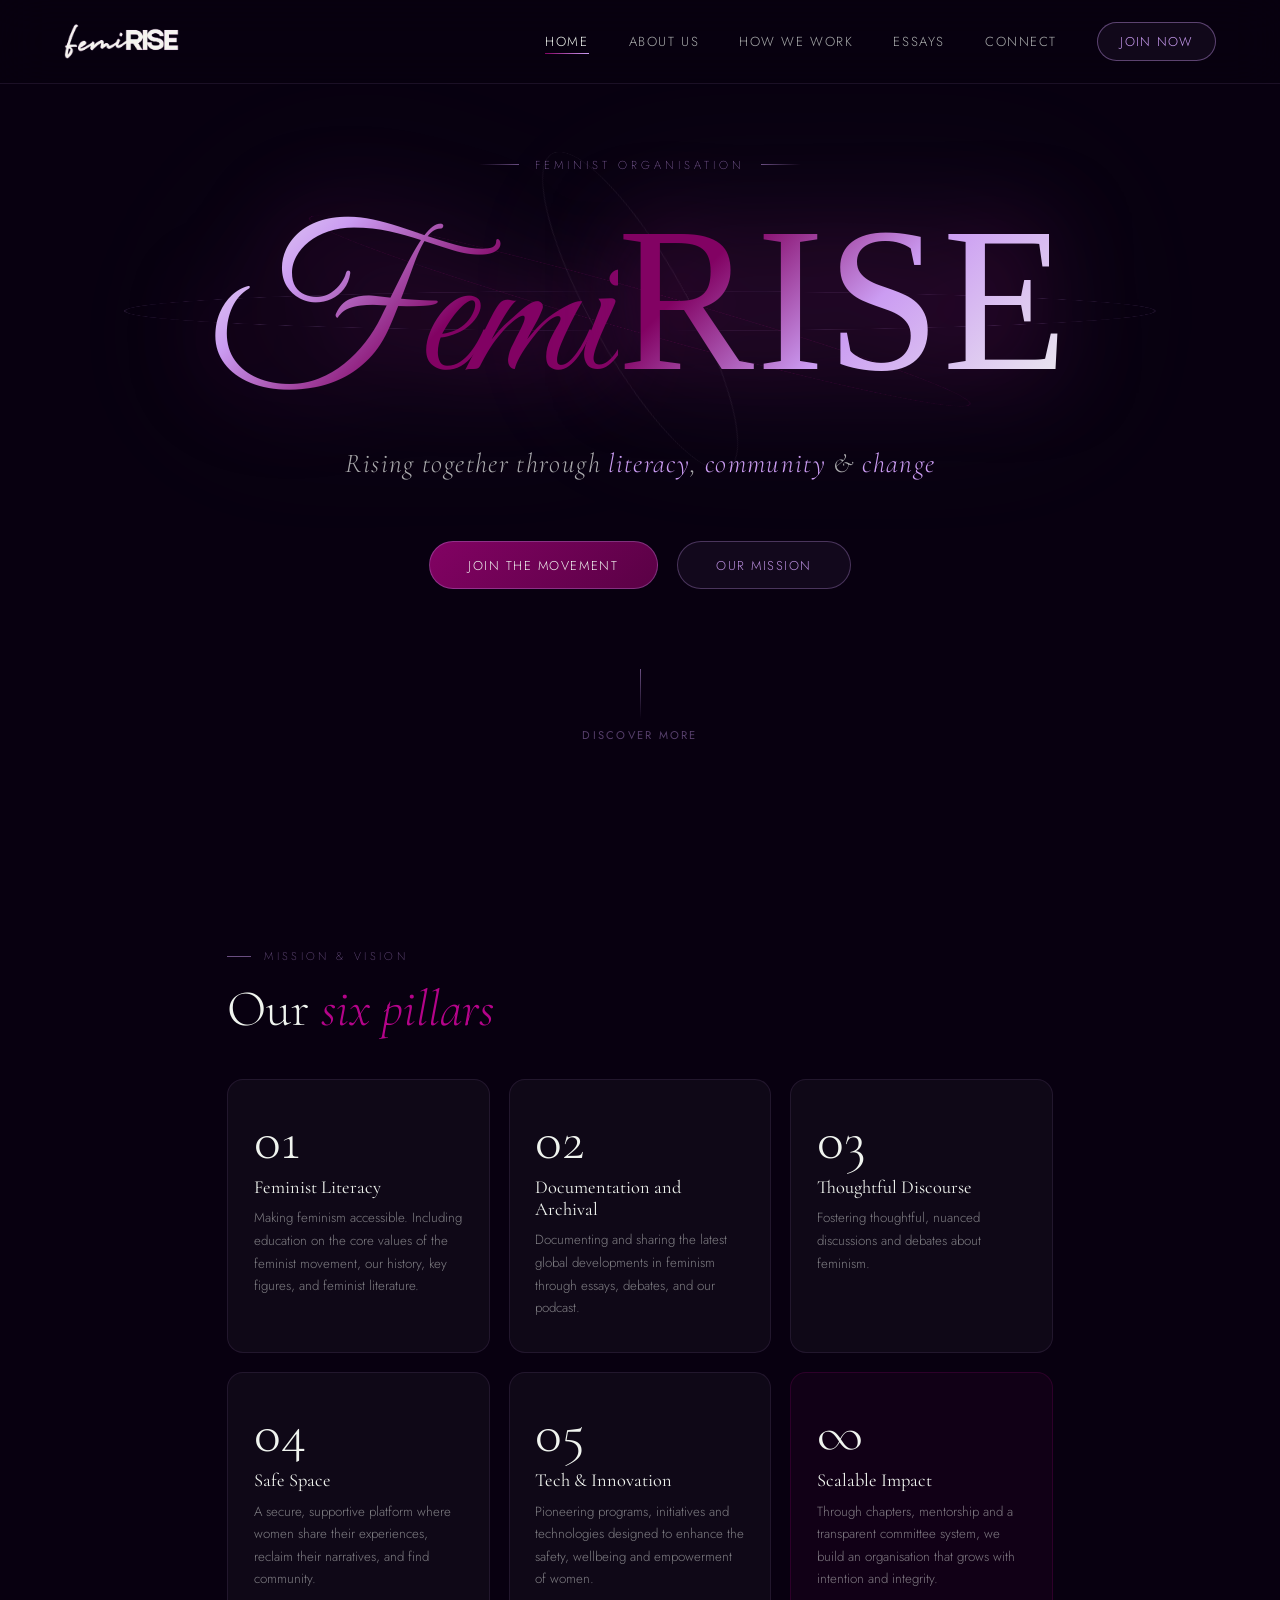
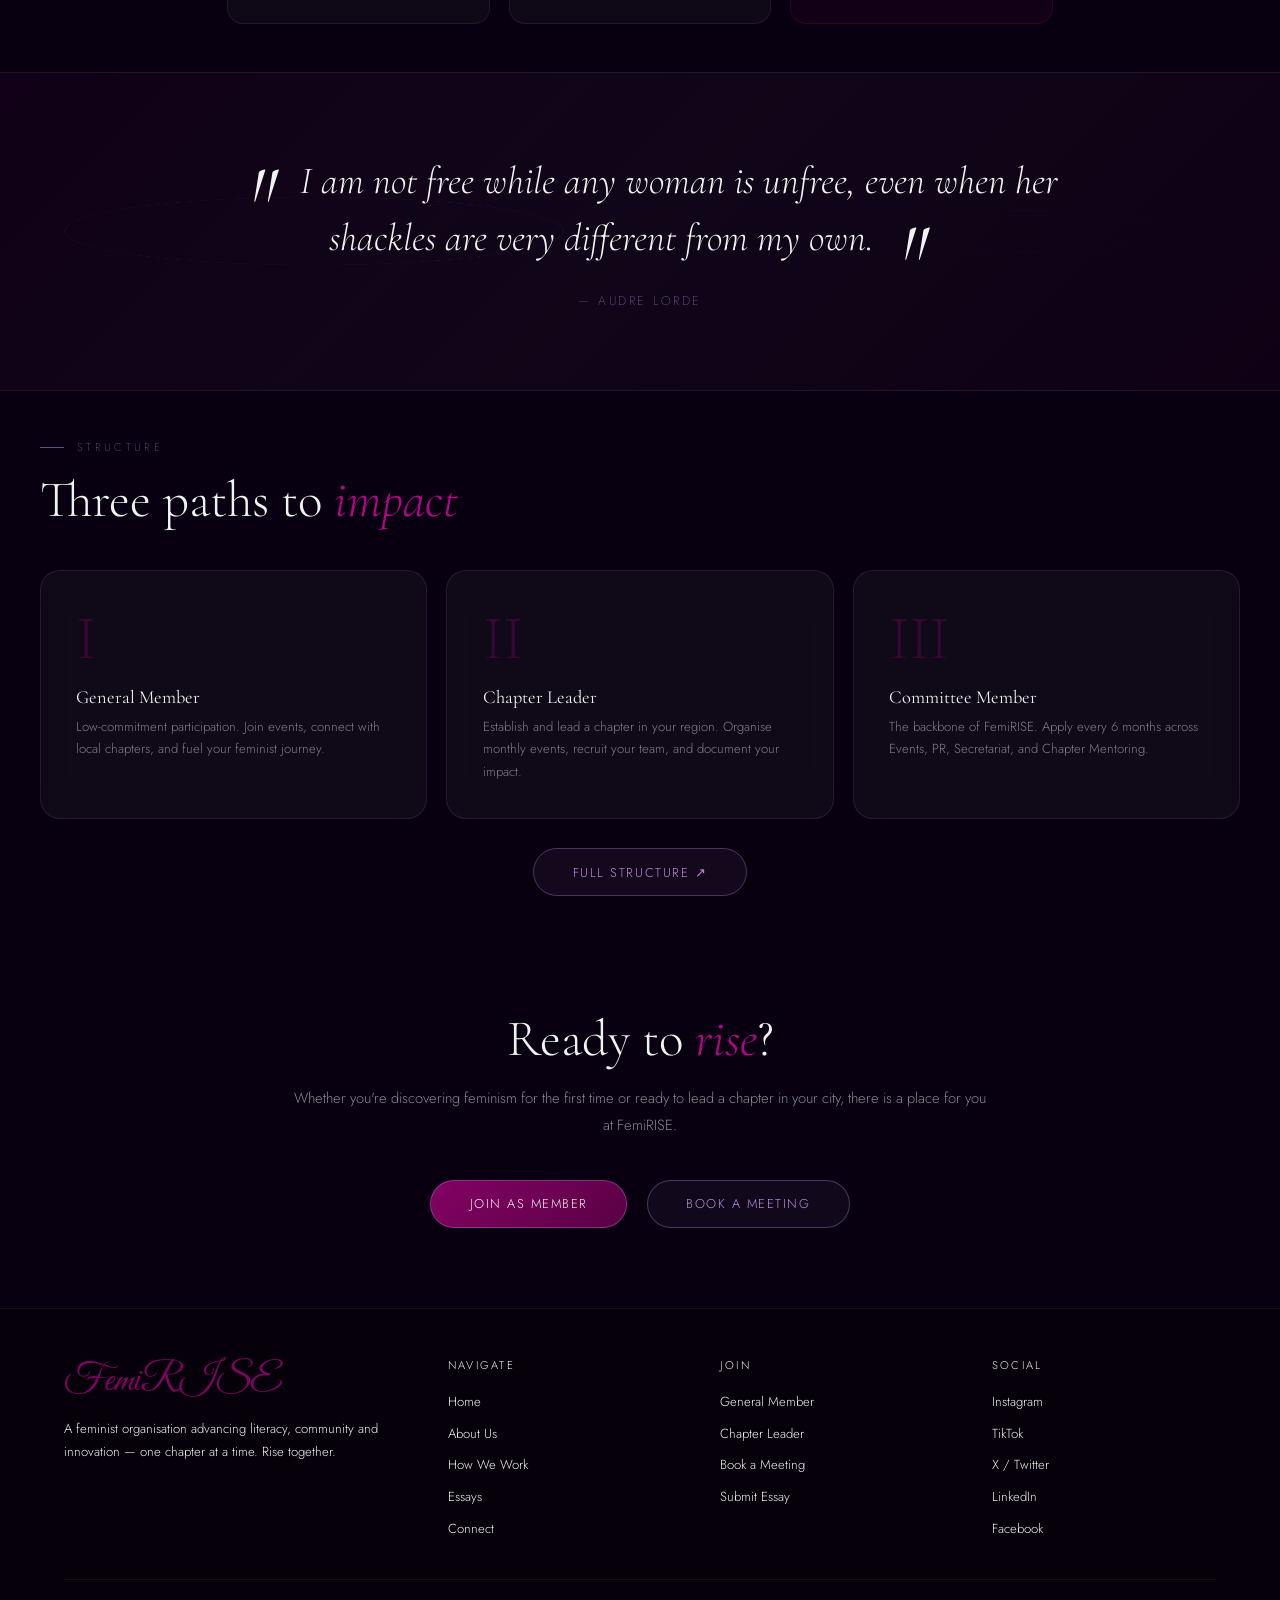
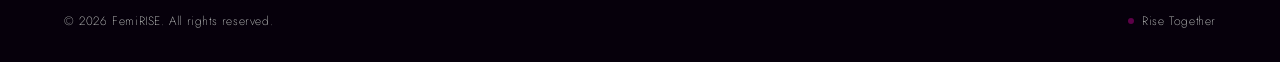
<file: index.html>
<!DOCTYPE html>
<html lang="en" data-theme="dark">
<head>
<meta charset="UTF-8">
<meta name="viewport" content="width=device-width, initial-scale=1.0">

<title>FemiRISE — Feminist Organisation Since 2026</title>

<!-- SEO -->
<meta name="description" content="FemiRISE is a feminist organization dedicated to feminist education, women's empowerment, leadership development, community building, and advancing gender equality through local chapters, events, and initiatives worldwide.">
<meta name="keywords" content="FemiRISE femirise femiRISE, feminist organization, feminist education, feminist literacy, women's empowerment, gender equality, women's leadership, feminist movement, women's rights, women support network, feminist community, social impact, chapter leadership, women advocacy, women wellbeing, student advocacy, volunteer, ivy league, extracurricular">
<meta property="og:title" content="femiRISE">
<meta property="og:description" content="Empowering women through feminist education, leadership, community, and action. Join a growing global network committed to gender equality and women's empowerment.">
<meta property="og:type" content="website">
<meta name="twitter:card" content="summary_large_image">
<meta name="twitter:title" content="FemiRISE">
<meta name="twitter:description" content="A global feminist community promoting education, empowerment, leadership, and meaningful action for women and gender equality.">
<!-- END OF SEO -->

<link rel="preconnect" href="https://fonts.googleapis.com">
<link rel="preconnect" href="https://fonts.gstatic.com" crossorigin>
<link href="https://fonts.googleapis.com/css2?family=Cormorant+Garamond:ital,wght@0,300;0,400;0,500;0,600;1,300;1,400;1,500;1,600&family=Cormorant+Upright:wght@300;400;500&family=Jost:wght@200;300;400;500&family=Great+Vibes&display=swap" rel="stylesheet">
<link rel="stylesheet" href="./style.css">
<script src="./script.js" defer></script>
</head>
<body>

<!-- Global BG Blobs 
<div class="bg-blobs">
  <div class="blob blob-1"></div>
  <div class="blob blob-2"></div>
  <div class="blob blob-3"></div>
  <div class="blob blob-4"></div>
</div>
Liquid blob that follows mouse loosely
<div class="liquid-blob" id="liquidBlob"></div> -->

<!-- NAV -->
<nav id="mainNav">
  <div class="nav-logo"><a href="index.html"><img src="./media/femirise-logo.png"></a></div>
  <div class="nav-links">
    <a href="index.html" class="nav-link active" data-page="home">Home</a>
    <a href="about.html" class="nav-link" data-page="about">About Us</a>
    <a href="structure.html" class="nav-link" data-page="how">How We Work</a>
    <a href="essays.html" class="nav-link" data-page="essays">Essays</a>
    <a href="connect.html" class="nav-link" data-page="connect">Connect</a>
    <a class="nav-cta" href="https://docs.google.com/forms/d/e/1FAIpQLSfwPqKustc7kkd7kCYtFqLqy8rkv79rQlx8xS-8RfyrfZ6W7Q/viewform?usp=dialog" target="_blank">Join Now</a>
    <!-- <button id="themeToggle" class="nav-cta">☀️/🌑</button> -->
  </div>
  <div class="nav-hamburger" onclick="toggleMobile()">
    <span></span><span></span><span></span>
  </div>
</nav>

<!-- Mobile menu -->
<div id="mobileMenu" style="display:none;position:fixed;top:0;left:0;right:0;bottom:0;background:rgba(5,0,12,0.97);z-index:99;flex-direction:column;align-items:center;justify-content:center;gap:2.5rem;backdrop-filter:blur(30px)">
  <div style="position:absolute;top:1.4rem;right:1.5rem;font-size:1.5rem;color:rgba(203,156,242,0.7);cursor:pointer" onclick="toggleMobile()">✕</div>
  <a href="index.html" style="font-family:'Cormorant Garamond',serif;font-size:2rem;color:var(--ivory);text-decoration:none;cursor:pointer" onclick="showPage('home');toggleMobile()">Home</a>
  <a href="about.html" style="font-family:'Cormorant Garamond',serif;font-size:2rem;color:var(--ivory);text-decoration:none;cursor:pointer" onclick="showPage('about');toggleMobile()">About Us</a>
  <a href="structure.html" style="font-family:'Cormorant Garamond',serif;font-size:2rem;color:var(--ivory);text-decoration:none;cursor:pointer" onclick="showPage('how');toggleMobile()">How We Work</a>
  <a href="essays.html" style="font-family:'Cormorant Garamond',serif;font-size:2rem;color:var(--ivory);text-decoration:none;cursor:pointer" onclick="showPage('essays');toggleMobile()">Essays</a>
  <a href="connect.html" style="font-family:'Cormorant Garamond',serif;font-size:2rem;color:var(--ivory);text-decoration:none;cursor:pointer" onclick="showPage('connect');toggleMobile()">Connect</a>
  <a class="btn-primary" href="https://docs.google.com/forms/d/e/1FAIpQLSfwPqKustc7kkd7kCYtFqLqy8rkv79rQlx8xS-8RfyrfZ6W7Q/viewform?usp=dialog" target="_blank"><span>Join Now</span></a>
</div>

<!-- ============ PAGE: HOME ============ -->
<div id="page-home" class="page active">

  <!-- HERO -->
  <section class="hero reveal" >
    <!-- <div class="orbit-ring orbit-ring-1"><div class="orbit-dot"></div></div>
    <div class="orbit-ring orbit-ring-2"></div> -->

    <!-- Deco sparkles -->
    <div class="sparkle" style="top:20%;left:8%;animation-delay:0s"></div>
    <div class="sparkle" style="top:35%;right:12%;animation-delay:1.2s"></div>
    <div class="sparkle" style="bottom:25%;left:20%;animation-delay:2.1s"></div>
    <div class="sparkle" style="top:60%;right:25%;animation-delay:0.6s"></div>

    <div class="hero-eyebrow">Feminist Organisation</div>

    <div class="hero-logo-wrap">
      <div class="logo-ellipse logo-ellipse-1"></div>
      <div class="logo-ellipse logo-ellipse-2"></div>
      <div class="logo-ellipse logo-ellipse-3"></div>
      <span class="hero-logo">Femi</span><span class="hero-logo-secondary">RISE</span>
    </div>

    <p class="hero-tagline">
      Rising together through <span>literacy</span>, <span>community</span> &amp; <span>change</span>
    </p>

    <div class="hero-actions">
      <a class="btn-primary" href="https://docs.google.com/forms/d/e/1FAIpQLSfwPqKustc7kkd7kCYtFqLqy8rkv79rQlx8xS-8RfyrfZ6W7Q/viewform?usp=dialog" target="_blank"><span>Join the Movement</span></a>
      <a class="btn-ghost" onclick="showPage('about')">Our Mission</a>
    </div>

    <div class="hero-scroll">
      <div class="scroll-line"></div>
      Discover More
    </div>
  </section>

  <!-- PILLARS -->
    <section class="section">
    <div class="section-inner">
      <div class="section-label">Mission & Vision</div>
      <h2 class="section-title reveal">Our <em>six pillars</em></h2>
      <div class="values-grid">
        <div class="value-card reveal">
          <div class="value-num">01</div>
          <div class="value-name">Feminist Literacy</div>
          <p class="value-desc">Making feminism accessible. Including education on the core values of the feminist movement, our history, key figures, and feminist literature.</p>
        </div>
        <div class="value-card reveal" style="transition-delay:0.1s">
          <div class="value-num">02</div>
          <div class="value-name">Documentation and Archival</div>
          <p class="value-desc">Documenting and sharing the latest global developments in feminism through essays, debates, and our podcast.</p>
        </div>
        <div class="value-card reveal" style="transition-delay:0.2s">
          <div class="value-num">03</div>
          <div class="value-name">Thoughtful Discourse</div>
          <p class="value-desc">Fostering thoughtful, nuanced discussions and debates about feminism.</p>
        </div>
        <div class="value-card reveal" style="transition-delay:0.3s">
          <div class="value-num">04</div>
          <div class="value-name">Safe Space</div>
          <p class="value-desc">A secure, supportive platform where women share their experiences, reclaim their narratives, and find community.</p>
        </div>
        <div class="value-card reveal" style="transition-delay:0.4s">
          <div class="value-num">05</div>
          <div class="value-name">Tech & Innovation</div>
          <p class="value-desc">Pioneering programs, initiatives and technologies designed to enhance the safety, wellbeing and empowerment of women.</p>
        </div>
        <div class="value-card reveal" style="transition-delay:0.5s;background:rgba(130,2,99,0.08);border-color:rgba(130,2,99,0.25)">
          <div class="value-num" style="color:var(--ivory);">∞</div>
          <div class="value-name">Scalable Impact</div>
          <p class="value-desc">Through chapters, mentorship and a transparent committee system, we build an organisation that grows with intention and integrity.</p>
        </div>
      </div>
    </div>

    <!-- stats for after we scale -->
      <!-- <div class="stats-strip reveal" style="margin-top:4rem">
        <div class="stat-item">
          <span class="stat-num">3+</span>
          <span class="stat-label">Active Chapters</span>
        </div>
        <div class="stat-item">
          <span class="stat-num">50+</span>
          <span class="stat-label">Events Hosted</span>
        </div>
        <div class="stat-item">
          <span class="stat-num">200+</span>
          <span class="stat-label">Members & Growing</span>
        </div>
        <div class="stat-item">
          <span class="stat-num">∞</span>
          <span class="stat-label">Impact Possible</span>
        </div>
      </div> -->

    </div>
  </section>

<section>
<div class="quote-banner reveal">
    <!-- Deco ellipses inside quote -->
    <div class="deco-ellipse" style="width:500px;height:200px;top:50%;left:5%;transform:translateY(-50%) rotateX(70deg);"></div>
    <div class="deco-ellipse" style="width:300px;height:120px;top:50%;right:8%;transform:translateY(-50%) rotateX(70deg);animation-direction:reverse;border-color:rgba(130,2,99,0.12)"></div>
    <div style="position:relative;z-index:2">
      <div class="quote-text">
        <span class="quote-mark">"</span>I am not free while any woman is unfree, even when her shackles are very different from my own.<span class="quote-mark">"</span>
      </div>
      <div class="quote-attr">— Audre Lorde</div>
    </div>
  </div>
</section>
  
  <!-- HOW WE WORK TEASER -->
  <section class="section">
    <div class="section-inner">
      <div class="section-label">Structure</div>
      <h2 class="section-title reveal">Three paths to <em>impact</em></h2>
      <div style="display:grid;grid-template-columns:repeat(3,1fr);gap:1.2rem;margin-top:2.5rem">
        <div class="glass-card reveal" style="padding:2.2rem;cursor:pointer" onclick="showPage('how')">
          <div style="font-family:'Cormorant Upright',serif;font-size:4rem;font-weight:300;color:rgba(130,2,99,0.35);line-height:1;margin-bottom:1rem">I</div>
          <div style="font-family:'Cormorant Garamond',serif;font-size:1.15rem;color:var(--ivory);margin-bottom:0.5rem">General Member</div>
          <p style="font-family:'Jost',sans-serif;font-weight:300;font-size:0.82rem;color:rgba(240,244,239,0.5);line-height:1.7">Low-commitment participation. Join events, connect with local chapters, and fuel your feminist journey.</p>
        </div>
        <div class="glass-card reveal" style="padding:2.2rem;cursor:pointer;transition-delay:0.1s" onclick="showPage('how')">
          <div style="font-family:'Cormorant Upright',serif;font-size:4rem;font-weight:300;color:rgba(130,2,99,0.35);line-height:1;margin-bottom:1rem">II</div>
          <div style="font-family:'Cormorant Garamond',serif;font-size:1.15rem;color:var(--ivory);margin-bottom:0.5rem">Chapter Leader</div>
          <p style="font-family:'Jost',sans-serif;font-weight:300;font-size:0.82rem;color:rgba(240,244,239,0.5);line-height:1.7">Establish and lead a chapter in your region. Organise monthly events, recruit your team, and document your impact.</p>
        </div>
        <div class="glass-card reveal" style="padding:2.2rem;cursor:pointer;transition-delay:0.2s" onclick="showPage('how')">
          <div style="font-family:'Cormorant Upright',serif;font-size:4rem;font-weight:300;color:rgba(130,2,99,0.35);line-height:1;margin-bottom:1rem">III</div>
          <div style="font-family:'Cormorant Garamond',serif;font-size:1.15rem;color:var(--ivory);margin-bottom:0.5rem">Committee Member</div>
          <p style="font-family:'Jost',sans-serif;font-weight:300;font-size:0.82rem;color:rgba(240,244,239,0.5);line-height:1.7">The backbone of FemiRISE. Apply every 6 months across Events, PR, Secretariat, and Chapter Mentoring.</p>
        </div>
      </div>
      <div style="text-align:center;margin-top:2.5rem">
        <a href="structure.html" class="btn-ghost">Full Structure ↗</a>
      </div>
    </div>
  </section>

  <!-- CTA BAND -->
  <section style="padding:5rem 4rem;position:relative;z-index:2;text-align:center">
    <div style="max-width:700px;margin:0 auto">
      <h2 class="section-title reveal" style="margin-bottom:1rem">Ready to <em>rise</em>?</h2>
      <p style="font-family:'Jost',sans-serif;font-weight:300;font-size:0.92rem;color:rgba(240,244,239,0.55);line-height:1.85;margin-bottom:2.5rem" class="reveal">
        Whether you're discovering feminism for the first time or ready to lead a chapter in your city, there is a place for you at FemiRISE.
      </p>
      <div class="hero-actions reveal" style="margin-bottom:0">
        <a class="btn-primary" href="https://docs.google.com/forms/d/e/1FAIpQLSfwPqKustc7kkd7kCYtFqLqy8rkv79rQlx8xS-8RfyrfZ6W7Q/viewform?usp=dialog" target="_blank"><span>Join as Member</span></a>
        <a class="btn-ghost" href="https://calendly.com" target="_blank">Book a Meeting</a>
      </div>
    </div>
  </section>

</div><!-- /page-home -->

<!-- FOOTER (always visible) -->
<footer>
  <div class="footer-inner">
    <div class="footer-brand">
      <span class="footer-logo">FemiRISE</span>
      <p class="footer-about">A feminist organisation advancing literacy, community and innovation — one chapter at a time. Rise together.</p>
    </div>
    <div>
      <div class="footer-col-title">Navigate</div>
      <ul class="footer-links">
        <li><a onclick="showPage('home')">Home</a></li>
        <li><a onclick="showPage('about')">About Us</a></li>
        <li><a onclick="showPage('how')">How We Work</a></li>
        <li><a onclick="showPage('essays')">Essays</a></li>
        <li><a onclick="showPage('connect')">Connect</a></li>
      </ul>
    </div>
    <div>
      <div class="footer-col-title">Join</div>
      <ul class="footer-links">
        <li><a href="https://docs.google.com/forms/d/e/1FAIpQLSfwPqKustc7kkd7kCYtFqLqy8rkv79rQlx8xS-8RfyrfZ6W7Q/viewform?usp=dialog" target="_blank">General Member</a></li>
        <li><a href="https://docs.google.com/forms/d/e/1FAIpQLSfwPqKustc7kkd7kCYtFqLqy8rkv79rQlx8xS-8RfyrfZ6W7Q/viewform?usp=dialog" target="_blank">Chapter Leader</a></li>
        <li><a href="https://calendly.com" target="_blank">Book a Meeting</a></li>
        <li><a href="https://docs.google.com/forms/d/e/1FAIpQLSfwPqKustc7kkd7kCYtFqLqy8rkv79rQlx8xS-8RfyrfZ6W7Q/viewform?usp=dialog" target="_blank">Submit Essay</a></li>
      </ul>
    </div>
    <div>
      <div class="footer-col-title">Social</div>
      <ul class="footer-links">
        <li><a href="https://instagram.com/femirise" target="_blank">Instagram</a></li>
        <li><a href="https://tiktok.com/@femirise" target="_blank">TikTok</a></li>
        <li><a href="https://twitter.com/femiriseorg" target="_blank">X / Twitter</a></li>
        <li><a href="https://linkedin.com/company/femirise" target="_blank">LinkedIn</a></li>
        <li><a href="https://facebook.com/femirise" target="_blank">Facebook</a></li>
      </ul>
    </div>
  </div>
  <div class="footer-bottom">
    <span>© 2026 FemiRISE. All rights reserved.</span>
    <span style="display:flex;align-items:center;gap:0.5rem">
      <span style="width:6px;height:6px;border-radius:50%;background:rgba(130,2,99,0.7);display:inline-block"></span>
      Rise Together
    </span>
  </div>
</footer>


</body>
</html>
</file>
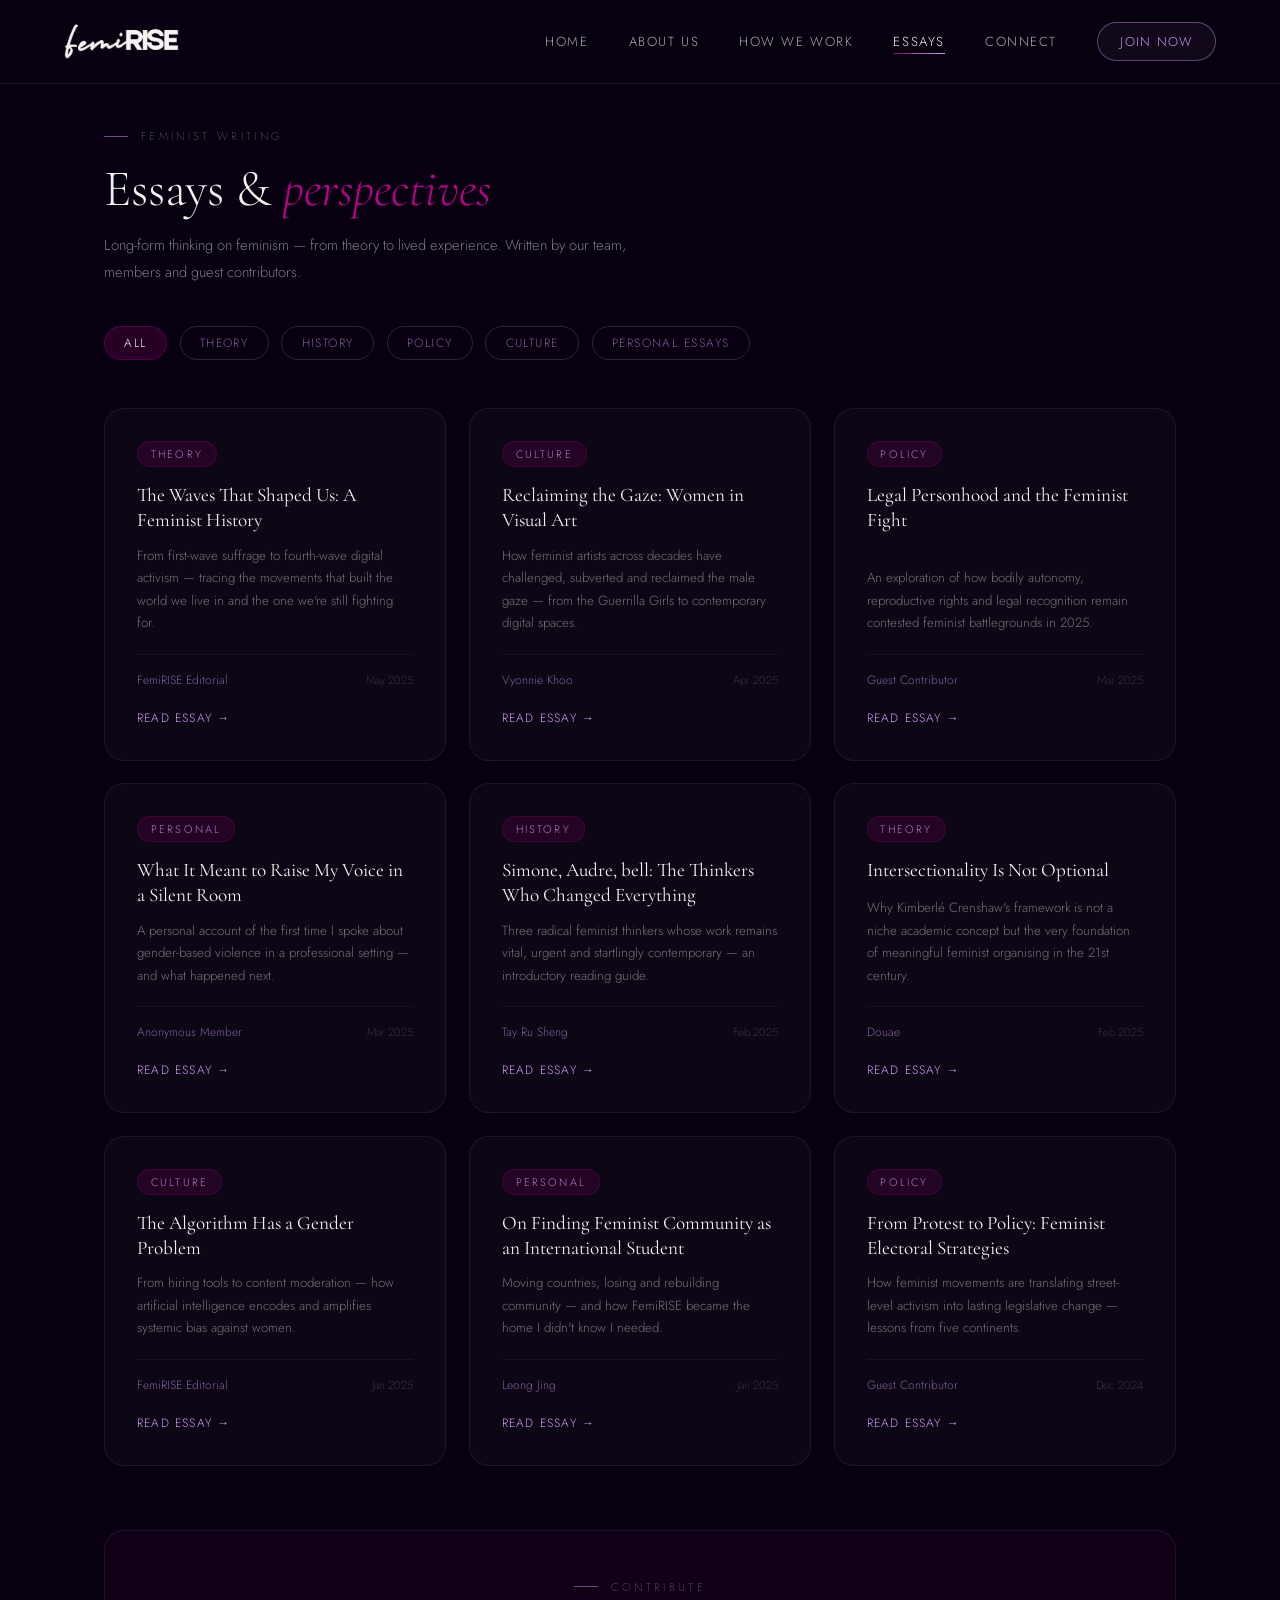
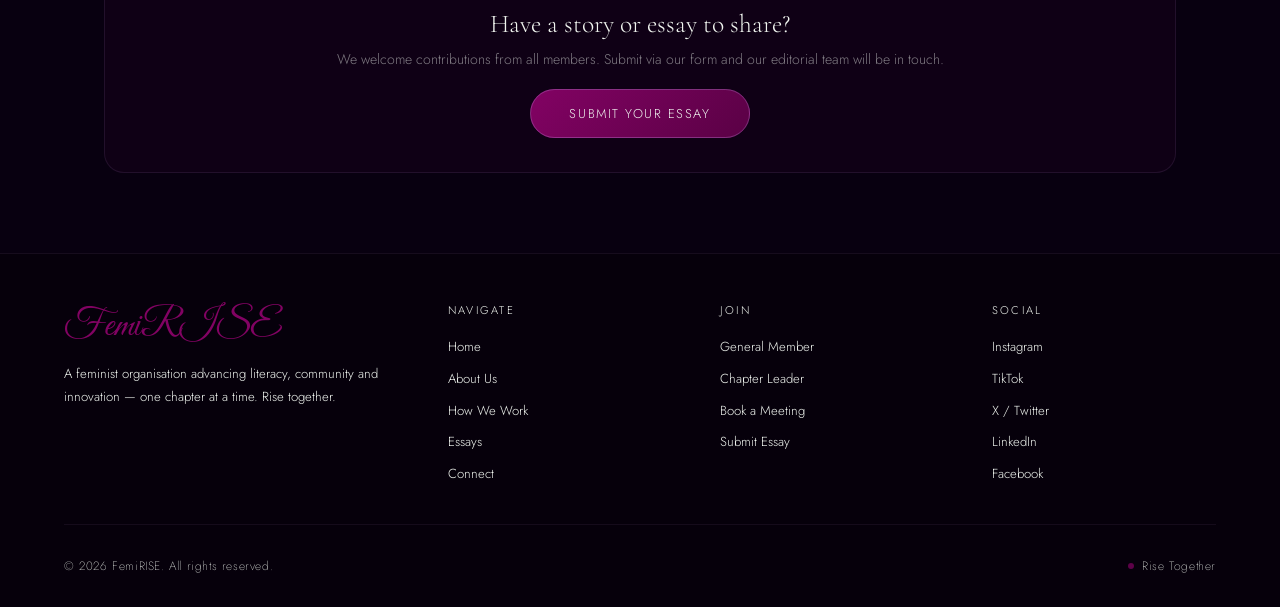
<file: essays.html>
<!DOCTYPE html>
<html lang="en" data-theme="dark">
<head>
<meta charset="UTF-8">
<meta name="viewport" content="width=device-width, initial-scale=1.0">

<title>FemiRISE — Feminist Organisation Since 2026</title>

<!-- SEO -->
<meta name="description" content="FemiRISE is a feminist organization dedicated to feminist education, women's empowerment, leadership development, community building, and advancing gender equality through local chapters, events, and initiatives worldwide.">
<meta name="keywords" content="FemiRISE femirise femiRISE, feminist organization, feminist education, feminist literacy, women's empowerment, gender equality, women's leadership, feminist movement, women's rights, women support network, feminist community, social impact, chapter leadership, women advocacy, women wellbeing, student advocacy, volunteer, ivy league, extracurricular">
<meta property="og:title" content="femiRISE">
<meta property="og:description" content="Empowering women through feminist education, leadership, community, and action. Join a growing global network committed to gender equality and women's empowerment.">
<meta property="og:type" content="website">
<meta name="twitter:card" content="summary_large_image">
<meta name="twitter:title" content="FemiRISE">
<meta name="twitter:description" content="A global feminist community promoting education, empowerment, leadership, and meaningful action for women and gender equality.">
<!-- END OF SEO -->

<link rel="preconnect" href="https://fonts.googleapis.com">
<link rel="preconnect" href="https://fonts.gstatic.com" crossorigin>
<link href="https://fonts.googleapis.com/css2?family=Cormorant+Garamond:ital,wght@0,300;0,400;0,500;0,600;1,300;1,400;1,500;1,600&family=Cormorant+Upright:wght@300;400;500&family=Jost:wght@200;300;400;500&family=Great+Vibes&display=swap" rel="stylesheet">
<link rel="stylesheet" href="./style.css">
<script src="./script.js" defer></script>
</head>
<body>

<!-- Global BG Blobs 
<div class="bg-blobs">
  <div class="blob blob-1"></div>
  <div class="blob blob-2"></div>
  <div class="blob blob-3"></div>
  <div class="blob blob-4"></div>
</div>
Liquid blob that follows mouse loosely
<div class="liquid-blob" id="liquidBlob"></div> -->

<!-- NAV -->
<nav id="mainNav">
  <div class="nav-logo"><a href="index.html"><img src="./media/femirise-logo.png"></a></div>
  <div class="nav-links">
    <a href="index.html" class="nav-link" data-page="home">Home</a>
    <a href="about.html" class="nav-link" data-page="about">About Us</a>
    <a href="structure.html" class="nav-link" data-page="how">How We Work</a>
    <a href="essays.html" class="nav-link active" data-page="essays">Essays</a>
    <a href="connect.html" class="nav-link" data-page="connect">Connect</a>
    <a class="nav-cta" href="https://docs.google.com/forms/d/e/1FAIpQLSfwPqKustc7kkd7kCYtFqLqy8rkv79rQlx8xS-8RfyrfZ6W7Q/viewform?usp=dialog" target="_blank">Join Now</a>
  </div>
  <div class="nav-hamburger" onclick="toggleMobile()">
    <span></span><span></span><span></span>
  </div>
</nav>

<!-- Mobile menu -->
<div id="mobileMenu" style="display:none;position:fixed;top:0;left:0;right:0;bottom:0;background:rgba(5,0,12,0.97);z-index:99;flex-direction:column;align-items:center;justify-content:center;gap:2.5rem;backdrop-filter:blur(30px)">
  <div style="position:absolute;top:1.4rem;right:1.5rem;font-size:1.5rem;color:rgba(203,156,242,0.7);cursor:pointer" onclick="toggleMobile()">✕</div>
  <a href="index.html" style="font-family:'Cormorant Garamond',serif;font-size:2rem;color:var(--ivory);text-decoration:none;cursor:pointer" onclick="showPage('home');toggleMobile()">Home</a>
  <a href="about.html" style="font-family:'Cormorant Garamond',serif;font-size:2rem;color:var(--ivory);text-decoration:none;cursor:pointer" onclick="showPage('about');toggleMobile()">About Us</a>
  <a href="structure.html" style="font-family:'Cormorant Garamond',serif;font-size:2rem;color:var(--ivory);text-decoration:none;cursor:pointer" onclick="showPage('how');toggleMobile()">How We Work</a>
  <a href="essays.html" style="font-family:'Cormorant Garamond',serif;font-size:2rem;color:var(--ivory);text-decoration:none;cursor:pointer" onclick="showPage('essays');toggleMobile()">Essays</a>
  <a href="connect.html" style="font-family:'Cormorant Garamond',serif;font-size:2rem;color:var(--ivory);text-decoration:none;cursor:pointer" onclick="showPage('connect');toggleMobile()">Connect</a>
  <a class="btn-primary" href="https://docs.google.com/forms/d/e/1FAIpQLSfwPqKustc7kkd7kCYtFqLqy8rkv79rQlx8xS-8RfyrfZ6W7Q/viewform?usp=dialog" target="_blank"><span>Join Now</span></a>
</div>

<div id="page-essays" class="page active">
  <div class="essays-wrap">
    <div class="section-label" style="margin-bottom:1rem">Feminist Writing</div>
    <h1 class="section-title reveal" style="margin-bottom:0.8rem">Essays &amp; <em>perspectives</em></h1>
    <p style="font-family:'Jost',sans-serif;font-weight:300;font-size:0.92rem;color:rgba(240,244,239,0.5);line-height:1.85;max-width:580px;margin-bottom:2.5rem" class="reveal">
      Long-form thinking on feminism — from theory to lived experience. Written by our team, members and guest contributors.
    </p>

    <div class="essays-filter reveal">
      <button class="filter-btn active" onclick="filterEssays('all',this)">All</button>
      <button class="filter-btn" onclick="filterEssays('theory',this)">Theory</button>
      <button class="filter-btn" onclick="filterEssays('history',this)">History</button>
      <button class="filter-btn" onclick="filterEssays('policy',this)">Policy</button>
      <button class="filter-btn" onclick="filterEssays('culture',this)">Culture</button>
      <button class="filter-btn" onclick="filterEssays('personal',this)">Personal Essays</button>
    </div>

    <div class="essays-grid" id="essaysGrid">
      <!-- Essays rendered by JS -->
    </div>

    <div style="text-align:center;margin-top:4rem;padding:3rem;border-radius:20px;background:rgba(130,2,99,0.06);border:1px solid rgba(203,156,242,0.1)">
      <div class="section-label" style="justify-content:center;margin-bottom:0.8rem">Contribute</div>
      <h3 style="font-family:'Cormorant Garamond',serif;font-weight:300;font-size:1.6rem;color:var(--ivory);margin-bottom:0.6rem">Have a story or essay to share?</h3>
      <p style="font-family:'Jost',sans-serif;font-weight:300;font-size:0.88rem;color:rgba(240,244,239,0.5);line-height:1.7;margin-bottom:1.8rem">We welcome contributions from all members. Submit via our form and our editorial team will be in touch.</p>
      <a class="btn-primary" href="https://docs.google.com/forms/d/e/1FAIpQLSfwPqKustc7kkd7kCYtFqLqy8rkv79rQlx8xS-8RfyrfZ6W7Q/viewform?usp=dialog" target="_blank"><span>Submit Your Essay</span></a>
    </div>
  </div>
</div><!-- /page-essays -->

<footer>
  <div class="footer-inner">
    <div class="footer-brand">
      <span class="footer-logo">FemiRISE</span>
      <p class="footer-about">A feminist organisation advancing literacy, community and innovation — one chapter at a time. Rise together.</p>
    </div>
    <div>
      <div class="footer-col-title">Navigate</div>
      <ul class="footer-links">
        <li><a onclick="showPage('home')">Home</a></li>
        <li><a onclick="showPage('about')">About Us</a></li>
        <li><a onclick="showPage('how')">How We Work</a></li>
        <li><a onclick="showPage('essays')">Essays</a></li>
        <li><a onclick="showPage('connect')">Connect</a></li>
      </ul>
    </div>
    <div>
      <div class="footer-col-title">Join</div>
      <ul class="footer-links">
        <li><a href="https://docs.google.com/forms/d/e/1FAIpQLSfwPqKustc7kkd7kCYtFqLqy8rkv79rQlx8xS-8RfyrfZ6W7Q/viewform?usp=dialog" target="_blank">General Member</a></li>
        <li><a href="https://docs.google.com/forms/d/e/1FAIpQLSfwPqKustc7kkd7kCYtFqLqy8rkv79rQlx8xS-8RfyrfZ6W7Q/viewform?usp=dialog" target="_blank">Chapter Leader</a></li>
        <li><a href="https://calendly.com" target="_blank">Book a Meeting</a></li>
        <li><a href="https://docs.google.com/forms/d/e/1FAIpQLSfwPqKustc7kkd7kCYtFqLqy8rkv79rQlx8xS-8RfyrfZ6W7Q/viewform?usp=dialog" target="_blank">Submit Essay</a></li>
      </ul>
    </div>
    <div>
      <div class="footer-col-title">Social</div>
      <ul class="footer-links">
        <li><a href="https://instagram.com/femirise" target="_blank">Instagram</a></li>
        <li><a href="https://tiktok.com/@femirise" target="_blank">TikTok</a></li>
        <li><a href="https://twitter.com/femiriseorg" target="_blank">X / Twitter</a></li>
        <li><a href="https://linkedin.com/company/femirise" target="_blank">LinkedIn</a></li>
        <li><a href="https://facebook.com/femirise" target="_blank">Facebook</a></li>
      </ul>
    </div>
  </div>
  <div class="footer-bottom">
    <span>© 2026 FemiRISE. All rights reserved.</span>
    <span style="display:flex;align-items:center;gap:0.5rem">
      <span style="width:6px;height:6px;border-radius:50%;background:rgba(130,2,99,0.7);display:inline-block"></span>
      Rise Together
    </span>
  </div>
</footer>

</body>
</html>
</file>
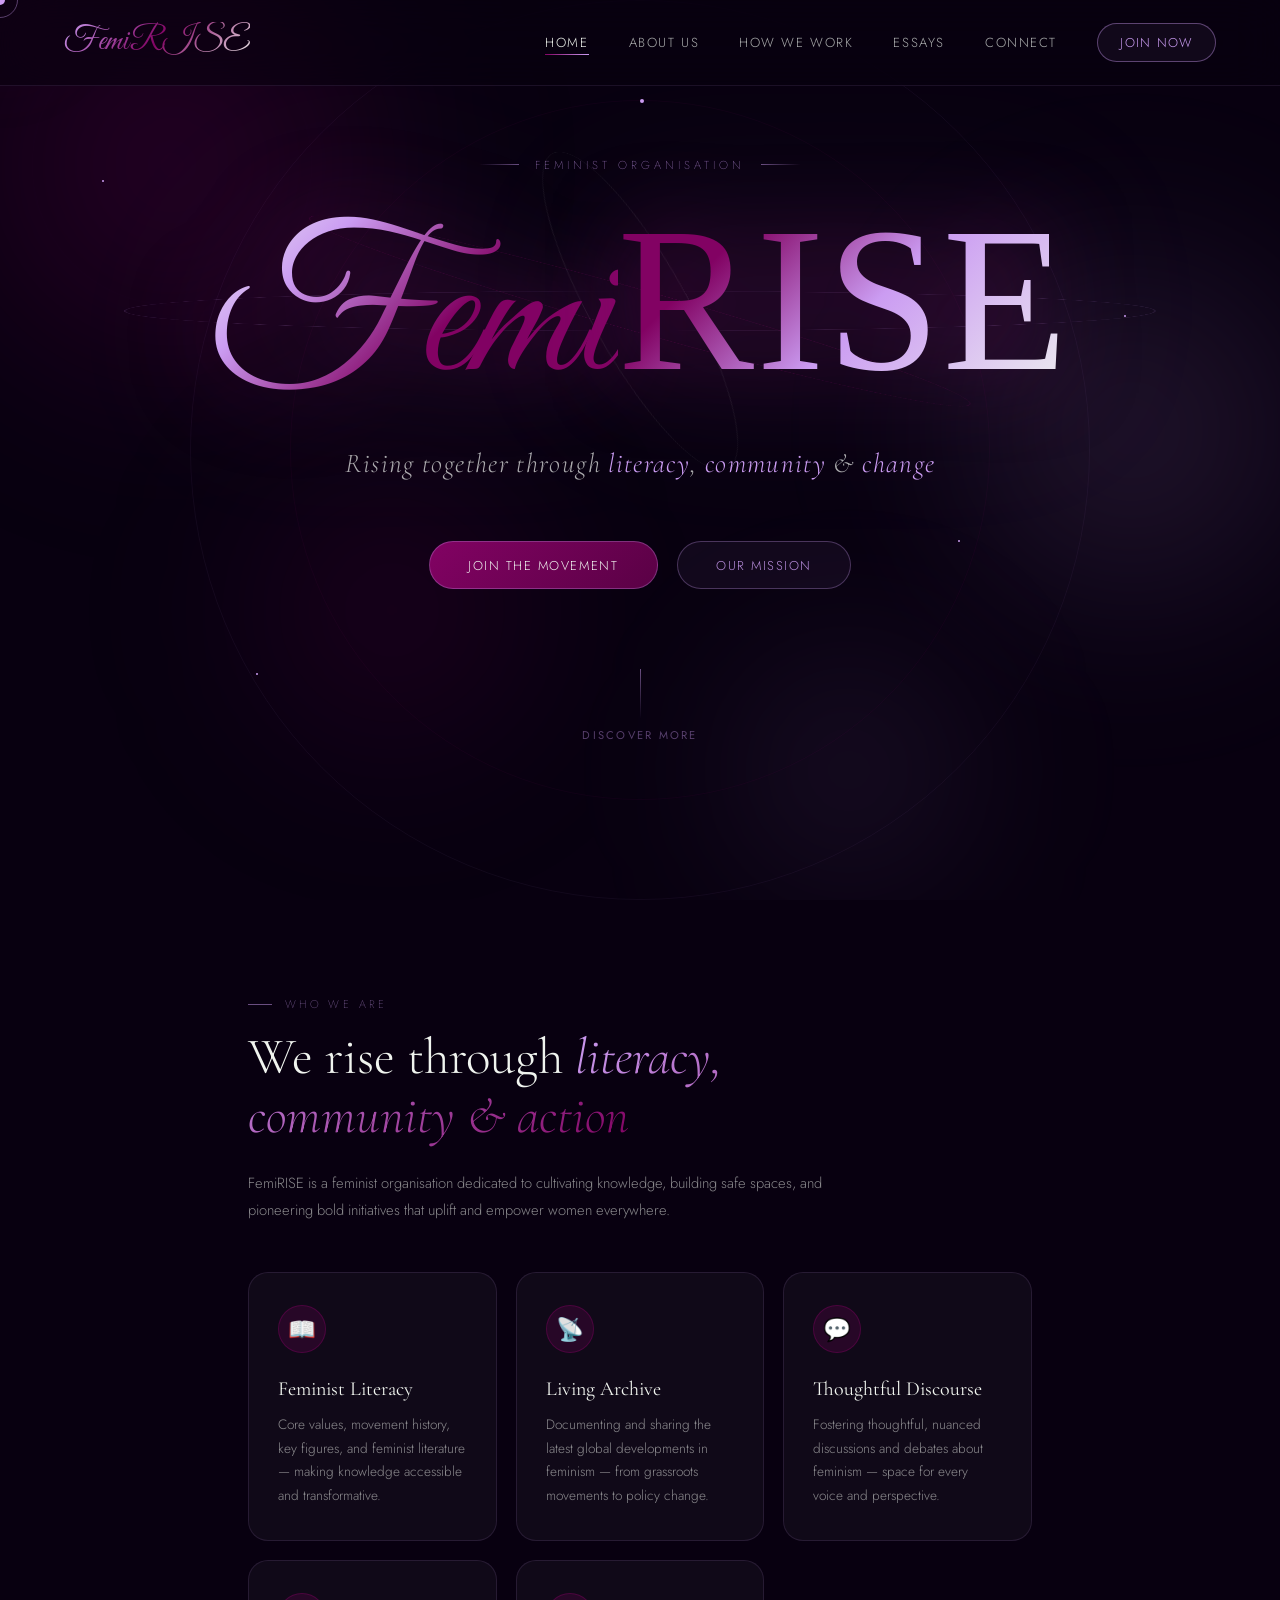
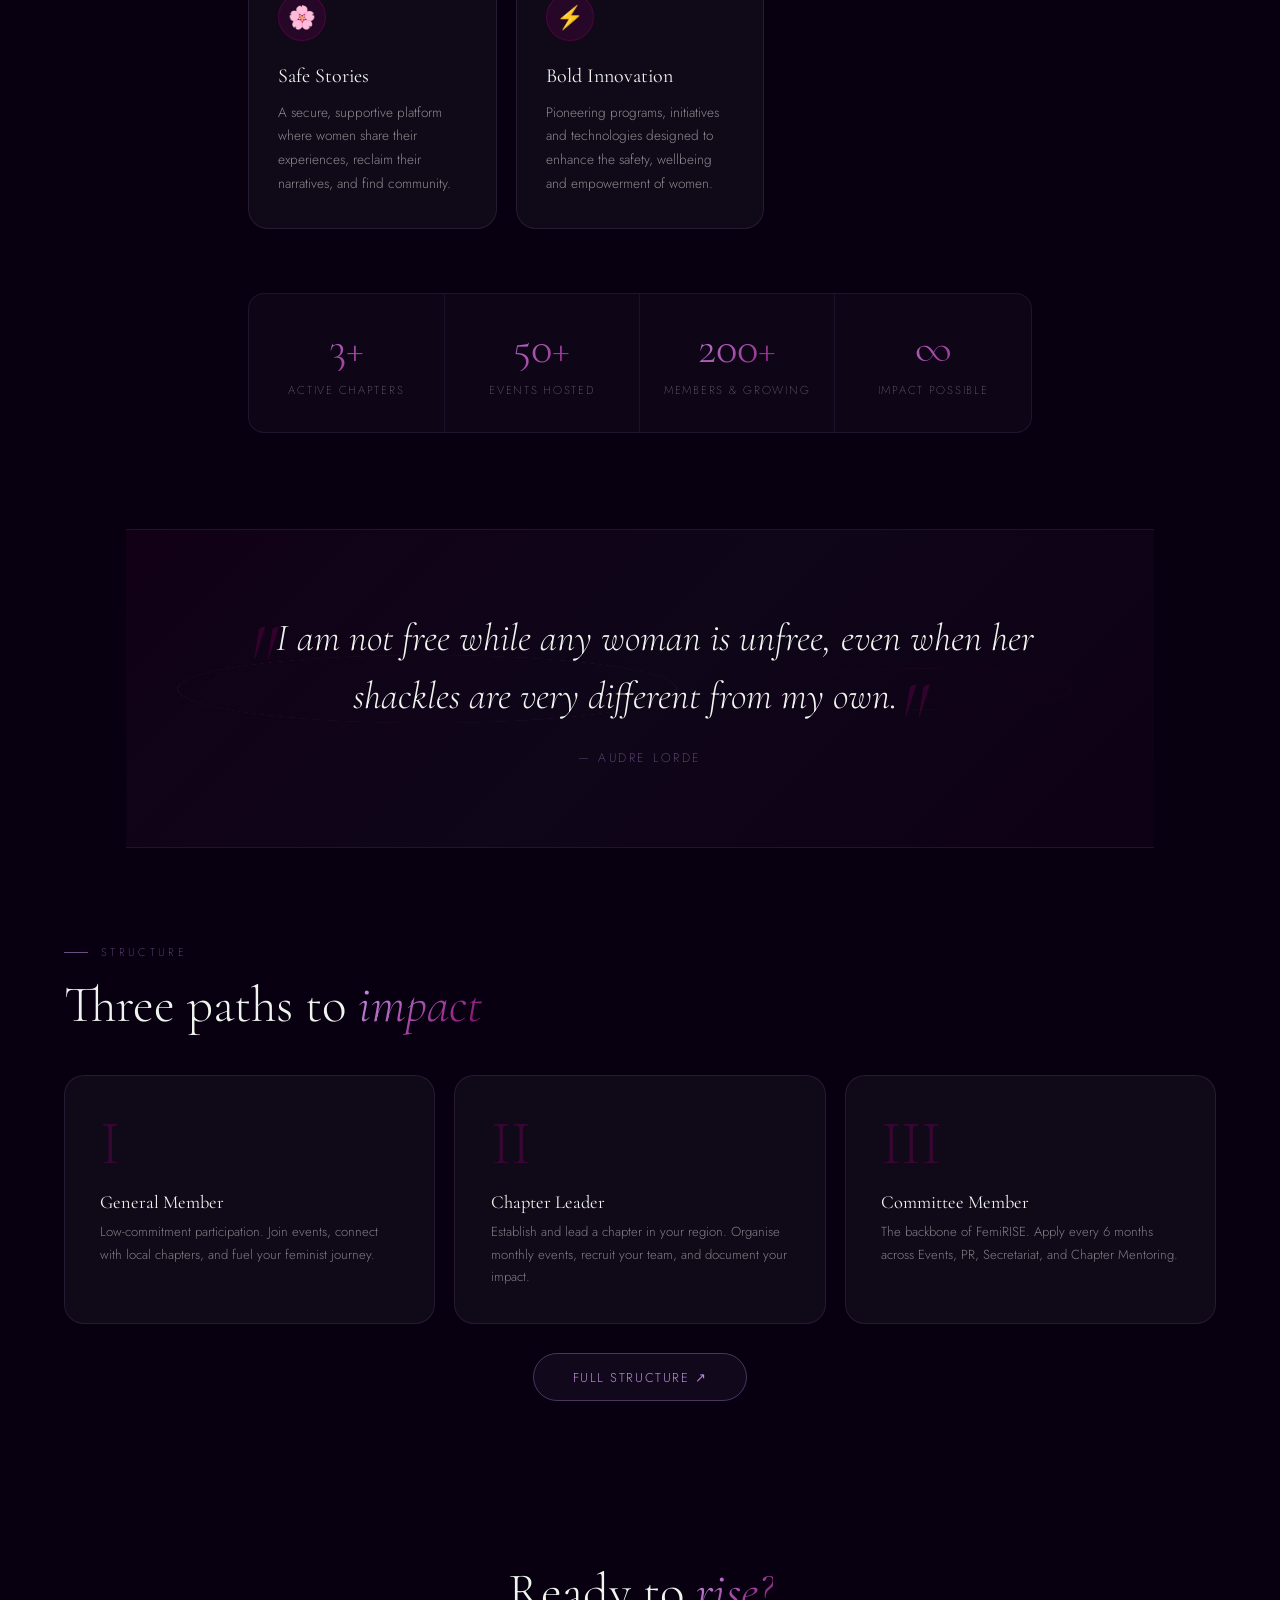
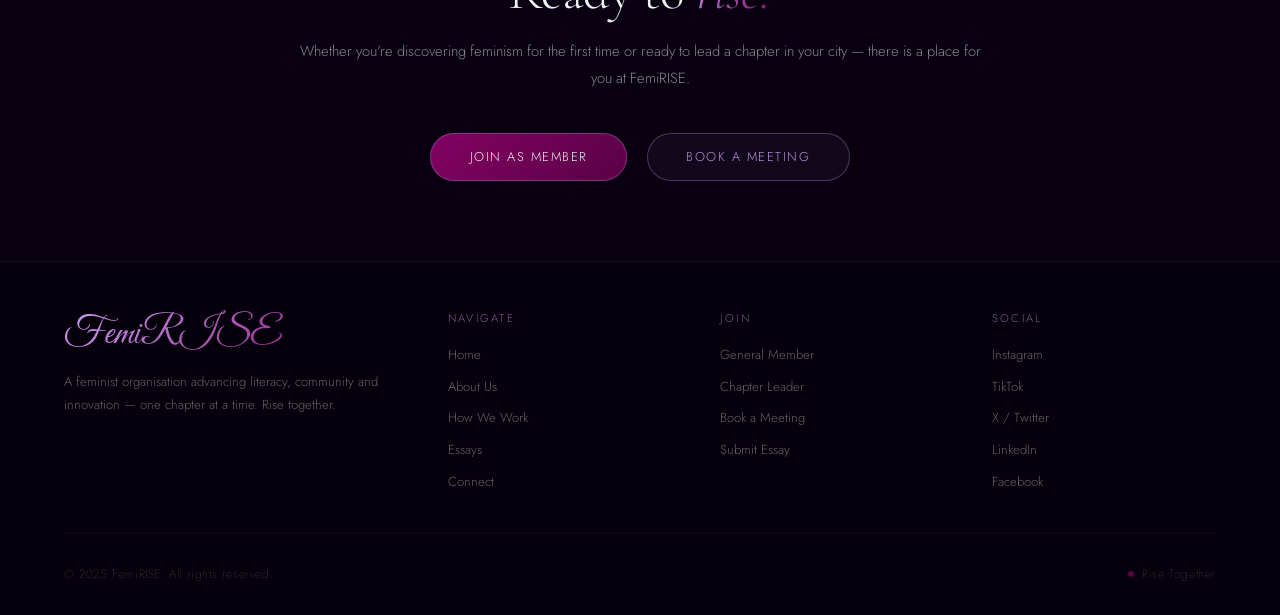
<file: main.html>
<!DOCTYPE html>
<html lang="en">
<head>
<meta charset="UTF-8">
<meta name="viewport" content="width=device-width, initial-scale=1.0">
<title>FemiRISE — Feminist Organisation Since 2026</title>
<link rel="preconnect" href="https://fonts.googleapis.com">
<link rel="preconnect" href="https://fonts.gstatic.com" crossorigin>
<link href="https://fonts.googleapis.com/css2?family=Cormorant+Garamond:ital,wght@0,300;0,400;0,500;0,600;1,300;1,400;1,500;1,600&family=Cormorant+Upright:wght@300;400;500&family=Jost:wght@200;300;400;500&family=Great+Vibes&display=swap" rel="stylesheet">
<style>
*,*::before,*::after{box-sizing:border-box;margin:0;padding:0}
:root{
  --rose:#820263;
  --lavender:#CB9CF2;
  --ivory:#F0F4EF;
  --rose-light:#b5038a;
  --rose-dark:#5a0145;
  --rose-glow:rgba(130,2,99,0.18);
  --lavender-glow:rgba(203,156,242,0.22);
  --ivory-glow:rgba(240,244,239,0.12);
  --glass-bg:rgba(240,244,239,0.06);
  --glass-border:rgba(203,156,242,0.18);
  --glass-border-hover:rgba(203,156,242,0.45);
  --transition:0.4s cubic-bezier(0.23,1,0.32,1);
  --transition-fast:0.2s cubic-bezier(0.23,1,0.32,1);
}
html{scroll-behavior:smooth}
body{
  font-family:'Jost',sans-serif;
  background:#080010;
  color:var(--ivory);
  min-height:100vh;
  overflow-x:hidden;
  cursor:none;
}
/* CUSTOM CURSOR */
.cursor{
  position:fixed;width:10px;height:10px;
  background:var(--lavender);border-radius:50%;
  pointer-events:none;z-index:9999;
  transition:transform 0.15s ease,opacity 0.2s ease;
  mix-blend-mode:screen;
  transform:translate(-50%,-50%);
}
.cursor-trail{
  position:fixed;width:36px;height:36px;
  border:1px solid rgba(203,156,242,0.4);border-radius:50%;
  pointer-events:none;z-index:9998;
  transition:transform 0.35s ease,opacity 0.3s ease;
  transform:translate(-50%,-50%);
}
body:hover .cursor{opacity:1}
a:hover~.cursor,.btn:hover~.cursor{transform:translate(-50%,-50%) scale(2.5)}

/* GLOBAL BG BLOBS */
.bg-blobs{
  position:fixed;inset:0;z-index:0;pointer-events:none;overflow:hidden;
}
.blob{
  position:absolute;border-radius:50%;filter:blur(80px);
  animation:blobPulse 8s ease-in-out infinite;
}
.blob-1{width:600px;height:600px;background:radial-gradient(ellipse,rgba(130,2,99,0.28),transparent 70%);top:-15%;left:-10%;animation-delay:0s}
.blob-2{width:500px;height:500px;background:radial-gradient(ellipse,rgba(203,156,242,0.16),transparent 70%);top:20%;right:-8%;animation-delay:2s}
.blob-3{width:400px;height:400px;background:radial-gradient(ellipse,rgba(130,2,99,0.2),transparent 70%);bottom:10%;left:15%;animation-delay:4s}
.blob-4{width:350px;height:350px;background:radial-gradient(ellipse,rgba(203,156,242,0.12),transparent 70%);bottom:-5%;right:20%;animation-delay:1.5s}
@keyframes blobPulse{0%,100%{transform:scale(1) translate(0,0)}33%{transform:scale(1.12) translate(20px,-15px)}66%{transform:scale(0.92) translate(-10px,20px)}}

/* NAV */
nav{
  position:fixed;top:0;left:0;right:0;z-index:100;
  display:flex;align-items:center;justify-content:space-between;
  padding:1.4rem 4rem;
  background:rgba(8,0,16,0.55);
  backdrop-filter:blur(24px);
  border-bottom:1px solid rgba(203,156,242,0.1);
  transition:var(--transition);
}
.nav-logo{
  font-family:'Great Vibes',cursive;
  font-size:2rem;
  background:linear-gradient(135deg,#CB9CF2,#820263,#F0F4EF);
  -webkit-background-clip:text;-webkit-text-fill-color:transparent;background-clip:text;
  cursor:pointer;letter-spacing:0.02em;
}
.nav-links{display:flex;gap:2.5rem;align-items:center}
.nav-link{
  font-family:'Jost',sans-serif;font-weight:300;font-size:0.82rem;
  letter-spacing:0.12em;text-transform:uppercase;
  color:rgba(240,244,239,0.7);text-decoration:none;
  position:relative;transition:color var(--transition-fast);cursor:pointer;
}
.nav-link::after{
  content:'';position:absolute;bottom:-3px;left:0;width:0;height:1px;
  background:linear-gradient(90deg,var(--rose),var(--lavender));
  transition:width var(--transition);
}
.nav-link:hover{color:var(--ivory)}
.nav-link:hover::after,.nav-link.active::after{width:100%}
.nav-link.active{color:var(--ivory)}
.nav-cta{
  font-family:'Jost',sans-serif;font-weight:300;font-size:0.8rem;
  letter-spacing:0.1em;text-transform:uppercase;
  padding:0.55rem 1.4rem;
  border:1px solid rgba(203,156,242,0.4);border-radius:50px;
  color:var(--lavender);text-decoration:none;cursor:pointer;
  background:rgba(203,156,242,0.05);
  transition:all var(--transition);
}
.nav-cta:hover{
  background:rgba(130,2,99,0.35);border-color:var(--rose);
  color:var(--ivory);transform:translateY(-1px);
  box-shadow:0 0 24px rgba(130,2,99,0.3);
}
.nav-hamburger{display:none;flex-direction:column;gap:5px;cursor:pointer;padding:4px}
.nav-hamburger span{display:block;width:24px;height:1px;background:var(--ivory);transition:var(--transition)}

/* PAGES */
.page{display:none;position:relative;z-index:1;min-height:100vh}
.page.active{display:block;animation:pageIn 0.6s ease forwards}
@keyframes pageIn{from{opacity:0;transform:translateY(16px)}to{opacity:1;transform:translateY(0)}}

/* ===== LANDING PAGE ===== */
#page-home{
  display:flex;flex-direction:column;align-items:center;
  justify-content:center;min-height:100vh;
  position:relative;overflow:hidden;
  padding-top:0;
}
.hero{
  display:flex;flex-direction:column;align-items:center;
  justify-content:center;min-height:100vh;
  width:100%;text-align:center;position:relative;z-index:2;
}
.hero-eyebrow{
  font-family:'Jost',sans-serif;font-weight:200;font-size:0.72rem;
  letter-spacing:0.35em;text-transform:uppercase;
  color:rgba(203,156,242,0.7);margin-bottom:2.5rem;
  display:flex;align-items:center;gap:1rem;
}
.hero-eyebrow::before,.hero-eyebrow::after{
  content:'';display:block;width:40px;height:1px;
  background:linear-gradient(90deg,transparent,rgba(203,156,242,0.5));
}
.hero-eyebrow::after{background:linear-gradient(90deg,rgba(203,156,242,0.5),transparent)}

/* THE ICONIC LOGO */
.hero-logo-wrap{position:relative;margin-bottom:2rem;flex-wrap:nowrap;
  white-space:nowrap;}
.hero-logo{
  font-family:'Great Vibes',cursive;
  font-size:clamp(7rem,16vw,14rem);
  line-height:0.85;
  background:linear-gradient(
    135deg,
    #F0F4EF 0%,
    #CB9CF2 25%,
    #820263 55%
  );
  white-space: nowrap;

  -webkit-background-clip:text;-webkit-text-fill-color:transparent;background-clip:text;
  filter:drop-shadow(0 0 40px rgba(130,2,99,0.5)) drop-shadow(0 0 80px rgba(203,156,242,0.2));
  animation:logoGlow 4s ease-in-out infinite;
  position:relative;z-index:2;
  letter-spacing:0.01em; }

.hero-logo-secondary{
    font-family:'Monserrat';
    font-size:clamp(7rem,16vw,14rem);
    line-height:0.85;
    background:linear-gradient(
      135deg,
      #820263 25%,    
      #CB9CF2 55%,
      #F0F4EF 100%
    );
    white-space: nowrap;
    display: inline;
   -webkit-background-clip:text;-webkit-text-fill-color:transparent;background-clip:text;
  filter:drop-shadow(0 0 40px rgba(130,2,99,0.5)) drop-shadow(0 0 80px rgba(203,156,242,0.2));
  animation:logoGlow 4s ease-in-out infinite;
  position:relative;z-index:2;
  letter-spacing:0.01em;
}


 

@keyframes logoGlow{
  0%,100%{filter:drop-shadow(0 0 30px rgba(130,2,99,0.4)) drop-shadow(0 0 60px rgba(203,156,242,0.15))}
  50%{filter:drop-shadow(0 0 60px rgba(130,2,99,0.7)) drop-shadow(0 0 100px rgba(203,156,242,0.3))}
}
.logo-ellipse{
  position:absolute;
  border:1px solid rgba(203,156,242,0.2);
  border-radius:50%;
  animation:ellipseRotate 12s linear infinite;
}
.logo-ellipse-1{width:120%;height:60%;top:50%;left:50%;transform:translate(-50%,-50%) rotateX(70deg);animation-duration:14s}
.logo-ellipse-2{width:100%;height:50%;top:50%;left:50%;transform:translate(-50%,-50%) rotateX(70deg) rotate(40deg);animation-duration:20s;animation-direction:reverse;border-color:rgba(130,2,99,0.25)}
.logo-ellipse-3{width:110%;height:55%;top:50%;left:50%;transform:translate(-50%,-50%) rotateX(70deg) rotate(80deg);animation-duration:18s;border-color:rgba(240,244,239,0.08)}
@keyframes ellipseRotate{from{transform:translate(-50%,-50%) rotateX(70deg) rotate(0deg)}to{transform:translate(-50%,-50%) rotateX(70deg) rotate(360deg)}}

.hero-tagline{
  font-family:'Cormorant Garamond',serif;font-weight:300;font-style:italic;
  font-size:clamp(1.1rem,2.5vw,1.7rem);
  color:rgba(240,244,239,0.7);letter-spacing:0.05em;
  margin-bottom:3.5rem;line-height:1.6;
}
.hero-tagline span{color:var(--lavender)}

.hero-actions{display:flex;gap:1.2rem;align-items:center;flex-wrap:wrap;justify-content:center;margin-bottom:5rem}
.btn-primary{
  font-family:'Jost',sans-serif;font-weight:300;font-size:0.8rem;
  letter-spacing:0.12em;text-transform:uppercase;
  padding:0.85rem 2.4rem;cursor:pointer;
  background:linear-gradient(135deg,var(--rose),var(--rose-dark));
  border:1px solid rgba(203,156,242,0.3);border-radius:50px;
  color:var(--ivory);text-decoration:none;
  transition:all var(--transition);position:relative;overflow:hidden;
}
.btn-primary::before{
  content:'';position:absolute;inset:0;border-radius:50px;
  background:linear-gradient(135deg,var(--lavender),var(--rose));
  opacity:0;transition:opacity var(--transition);
}
.btn-primary:hover::before{opacity:1}
.btn-primary:hover{transform:translateY(-2px);box-shadow:0 12px 40px rgba(130,2,99,0.45)}
.btn-primary span{position:relative;z-index:1}
.btn-ghost{
  font-family:'Jost',sans-serif;font-weight:300;font-size:0.8rem;
  letter-spacing:0.12em;text-transform:uppercase;
  padding:0.85rem 2.4rem;cursor:pointer;
  border:1px solid rgba(203,156,242,0.3);border-radius:50px;
  color:rgba(203,156,242,0.9);background:rgba(203,156,242,0.05);
  text-decoration:none;transition:all var(--transition);
}
.btn-ghost:hover{
  background:rgba(203,156,242,0.12);border-color:rgba(203,156,242,0.6);
  color:var(--ivory);transform:translateY(-2px);
}

.hero-scroll{
  display:flex;flex-direction:column;align-items:center;gap:0.5rem;
  color:rgba(203,156,242,0.4);font-size:0.7rem;letter-spacing:0.2em;text-transform:uppercase;
}
.scroll-line{
  width:1px;height:50px;
  background:linear-gradient(180deg,rgba(203,156,242,0.5),transparent);
  animation:scrollAnim 2s ease-in-out infinite;
}
@keyframes scrollAnim{0%,100%{transform:scaleY(1);opacity:0.5}50%{transform:scaleY(0.5);opacity:1}}

/* ORBITING ELEMENTS */
.orbit-ring{
  position:absolute;border-radius:50%;
  border:1px solid transparent;pointer-events:none;
  animation:orbitSpin 20s linear infinite;
}
.orbit-ring-1{width:700px;height:700px;top:50%;left:50%;transform:translate(-50%,-50%);border-color:rgba(130,2,99,0.08);animation-duration:25s}
.orbit-ring-2{width:900px;height:900px;top:50%;left:50%;transform:translate(-50%,-50%);border-color:rgba(203,156,242,0.05);animation-duration:35s;animation-direction:reverse}
.orbit-dot{
  position:absolute;width:4px;height:4px;border-radius:50%;
  background:var(--lavender);top:-2px;left:50%;
  animation:dotPulse 2s ease-in-out infinite;
}
@keyframes orbitSpin{from{transform:translate(-50%,-50%) rotate(0deg)}to{transform:translate(-50%,-50%) rotate(360deg)}}
@keyframes dotPulse{0%,100%{opacity:0.4;transform:scale(1)}50%{opacity:1;transform:scale(1.5)}}

/* LIQUID GLASS CARD */
.glass-card{
  background:rgba(240,244,239,0.035);
  border:1px solid rgba(203,156,242,0.12);
  border-radius:20px;backdrop-filter:blur(20px);
  transition:all var(--transition);position:relative;overflow:hidden;
}
.glass-card::before{
  content:'';position:absolute;inset:0;border-radius:20px;
  background:linear-gradient(135deg,rgba(203,156,242,0.07) 0%,transparent 50%,rgba(130,2,99,0.05) 100%);
  opacity:0;transition:opacity var(--transition);pointer-events:none;
}
.glass-card:hover{
  border-color:rgba(203,156,242,0.28);
  transform:translateY(-6px);
  box-shadow:0 24px 60px rgba(130,2,99,0.2),0 0 1px rgba(203,156,242,0.3) inset;
}
.glass-card:hover::before{opacity:1}

/* SECTIONS */
.section{padding:6rem 4rem;position:relative;z-index:2}
.section-inner{max-width:1200px;margin:0 auto}
.section-label{
  font-family:'Jost',sans-serif;font-weight:200;font-size:0.7rem;
  letter-spacing:0.3em;text-transform:uppercase;
  color:rgba(203,156,242,0.6);margin-bottom:1rem;
  display:flex;align-items:center;gap:0.8rem;
}
.section-label::before{content:'';display:block;width:24px;height:1px;background:rgba(203,156,242,0.5)}
.section-title{
  font-family:'Cormorant Garamond',serif;font-weight:300;
  font-size:clamp(2.2rem,4vw,3.5rem);
  color:var(--ivory);line-height:1.15;margin-bottom:1.5rem;
}
.section-title em{
  font-style:italic;
  background:linear-gradient(135deg,var(--lavender),var(--rose));
  -webkit-background-clip:text;-webkit-text-fill-color:transparent;background-clip:text;
}
.divider-line{
  width:100%;height:1px;
  background:linear-gradient(90deg,transparent,rgba(203,156,242,0.2),rgba(130,2,99,0.3),rgba(203,156,242,0.2),transparent);
  margin:4rem 0;
}

/* PILLAR CARDS (home pillars) */
.pillars-grid{
  display:grid;grid-template-columns:repeat(auto-fit,minmax(220px,1fr));
  gap:1.2rem;margin-top:3rem;
}
.pillar-card{
  padding:2rem 1.8rem;
  cursor:default;
}
.pillar-icon{
  width:48px;height:48px;border-radius:50%;
  background:rgba(130,2,99,0.2);border:1px solid rgba(130,2,99,0.4);
  display:flex;align-items:center;justify-content:center;
  margin-bottom:1.4rem;font-size:1.4rem;
  transition:all var(--transition);
}
.pillar-card:hover .pillar-icon{
  background:rgba(130,2,99,0.4);border-color:var(--rose);
  transform:scale(1.12);box-shadow:0 0 20px rgba(130,2,99,0.4);
}
.pillar-title{
  font-family:'Cormorant Garamond',serif;font-weight:400;font-size:1.25rem;
  color:var(--ivory);margin-bottom:0.7rem;line-height:1.3;
}
.pillar-text{
  font-family:'Jost',sans-serif;font-weight:300;font-size:0.85rem;
  color:rgba(240,244,239,0.55);line-height:1.75;
}

/* STATS STRIP */
.stats-strip{
  display:grid;grid-template-columns:repeat(4,1fr);
  border:1px solid rgba(203,156,242,0.1);
  border-radius:16px;overflow:hidden;
  background:rgba(203,156,242,0.03);
  margin-top:4rem;
}
.stat-item{
  padding:2rem 1.5rem;text-align:center;
  border-right:1px solid rgba(203,156,242,0.08);
  transition:background var(--transition);
}
.stat-item:last-child{border-right:none}
.stat-item:hover{background:rgba(130,2,99,0.1)}
.stat-num{
  font-family:'Cormorant Upright',serif;font-size:2.8rem;font-weight:300;
  background:linear-gradient(135deg,var(--lavender),var(--rose));
  -webkit-background-clip:text;-webkit-text-fill-color:transparent;background-clip:text;
  display:block;line-height:1;margin-bottom:0.4rem;
}
.stat-label{
  font-family:'Jost',sans-serif;font-weight:200;font-size:0.72rem;
  letter-spacing:0.15em;text-transform:uppercase;
  color:rgba(240,244,239,0.45);
}

/* QUOTE BANNER */
.quote-banner{
  padding:5rem 4rem;text-align:center;position:relative;overflow:hidden;z-index:2;
  background:linear-gradient(135deg,rgba(130,2,99,0.08),rgba(203,156,242,0.04),rgba(130,2,99,0.06));
  border-top:1px solid rgba(203,156,242,0.1);border-bottom:1px solid rgba(203,156,242,0.1);
}
.quote-text{
  font-family:'Cormorant Garamond',serif;font-weight:300;font-style:italic;
  font-size:clamp(1.5rem,3vw,2.4rem);
  color:var(--ivory);max-width:900px;margin:0 auto 1.5rem;
  line-height:1.5;
}
.quote-attr{
  font-family:'Jost',sans-serif;font-weight:200;font-size:0.78rem;
  letter-spacing:0.2em;text-transform:uppercase;
  color:rgba(203,156,242,0.6);
}
.quote-mark{
  font-family:'Cormorant Garamond',serif;font-size:6rem;font-weight:300;
  color:rgba(130,2,99,0.3);line-height:0;vertical-align:-0.4em;
}

/* ===== ABOUT PAGE ===== */
.about-hero{
  padding:9rem 4rem 4rem;
  background:linear-gradient(180deg,rgba(130,2,99,0.08),transparent);
  border-bottom:1px solid rgba(203,156,242,0.08);
}
.about-intro{
  display:grid;grid-template-columns:1fr 1fr;gap:4rem;align-items:center;
  max-width:1200px;margin:0 auto;
}
.about-text p{
  font-family:'Jost',sans-serif;font-weight:300;font-size:0.95rem;
  color:rgba(240,244,239,0.65);line-height:1.85;margin-bottom:1.2rem;
}
.about-text p strong{color:var(--lavender);font-weight:400}
.about-visual{position:relative;height:320px}
.about-shape{
  position:absolute;border-radius:50%;
  animation:floatShape 6s ease-in-out infinite;
}
.about-shape-1{
  width:220px;height:220px;top:20%;left:15%;
  background:radial-gradient(ellipse at 30% 30%,rgba(130,2,99,0.5),rgba(203,156,242,0.2) 60%,transparent);
  border:1px solid rgba(203,156,242,0.2);animation-delay:0s;
}
.about-shape-2{
  width:130px;height:130px;top:5%;right:20%;
  background:radial-gradient(ellipse,rgba(203,156,242,0.25),transparent);
  border:1px solid rgba(203,156,242,0.15);animation-delay:1.5s;
}
.about-shape-3{
  width:80px;height:80px;bottom:15%;right:30%;
  background:radial-gradient(ellipse,rgba(130,2,99,0.3),transparent);
  border:1px solid rgba(130,2,99,0.3);animation-delay:3s;
}
.about-ellipse{
  position:absolute;border:1px solid rgba(203,156,242,0.12);
  border-radius:50%;animation:ellipseRotate 15s linear infinite;
}
.about-ellipse-1{width:280px;height:140px;top:50%;left:30%;transform:translate(-50%,-50%) rotateX(60deg)}
.about-ellipse-2{width:220px;height:110px;top:50%;left:30%;transform:translate(-50%,-50%) rotateX(60deg) rotate(60deg);animation-direction:reverse;border-color:rgba(130,2,99,0.15)}
@keyframes floatShape{0%,100%{transform:translateY(0)}50%{transform:translateY(-18px)}}

/* VALUES */
.values-grid{display:grid;grid-template-columns:repeat(3,1fr);gap:1.2rem;margin-top:2.5rem}
.value-card{
  padding:2rem 1.6rem;border-radius:16px;
  background:rgba(240,244,239,0.03);
  border:1px solid rgba(203,156,242,0.1);
  transition:all var(--transition);position:relative;overflow:hidden;
}
.value-card::after{
  content:'';position:absolute;bottom:0;left:0;right:0;height:1px;
  background:linear-gradient(90deg,transparent,var(--rose),transparent);
  transform:scaleX(0);transition:transform var(--transition);
}
.value-card:hover{border-color:rgba(130,2,99,0.4);transform:translateY(-4px)}
.value-card:hover::after{transform:scaleX(1)}
.value-num{
  font-family:'Cormorant Upright',serif;font-size:3.5rem;font-weight:300;
  color:rgba(130,2,99,0.2);line-height:1;margin-bottom:0.5rem;
}
.value-name{
  font-family:'Cormorant Garamond',serif;font-weight:400;font-size:1.15rem;
  color:var(--ivory);margin-bottom:0.6rem;
}
.value-desc{
  font-family:'Jost',sans-serif;font-weight:300;font-size:0.83rem;
  color:rgba(240,244,239,0.5);line-height:1.7;
}

/* TEAM */
.team-grid{display:grid;grid-template-columns:repeat(auto-fit,minmax(200px,1fr));gap:1.4rem;margin-top:2.5rem}
.team-card{
  padding:2rem 1.4rem;border-radius:20px;text-align:center;
  background:rgba(240,244,239,0.03);
  border:1px solid rgba(203,156,242,0.1);
  transition:all var(--transition);position:relative;overflow:hidden;cursor:default;
}
.team-card::before{
  content:'';position:absolute;top:0;left:0;right:0;height:2px;
  background:linear-gradient(90deg,transparent,var(--rose),var(--lavender),transparent);
  transform:scaleX(0);transition:transform var(--transition);
}
.team-card:hover{border-color:rgba(203,156,242,0.3);transform:translateY(-6px);box-shadow:0 20px 50px rgba(130,2,99,0.18)}
.team-card:hover::before{transform:scaleX(1)}
.team-avatar{
  width:80px;height:80px;border-radius:50%;
  background:linear-gradient(135deg,rgba(130,2,99,0.5),rgba(203,156,242,0.3));
  border:2px solid rgba(203,156,242,0.25);
  display:flex;align-items:center;justify-content:center;
  font-family:'Cormorant Garamond',serif;font-size:1.6rem;font-weight:300;
  color:var(--lavender);margin:0 auto 1.2rem;
  transition:all var(--transition);
}
.team-card:hover .team-avatar{
  border-color:var(--rose);box-shadow:0 0 20px rgba(130,2,99,0.35);
}
.team-name{
  font-family:'Cormorant Garamond',serif;font-weight:400;font-size:1.1rem;
  color:var(--ivory);margin-bottom:0.3rem;
}
.team-role{
  font-family:'Jost',sans-serif;font-weight:200;font-size:0.72rem;
  letter-spacing:0.15em;text-transform:uppercase;
  color:rgba(203,156,242,0.6);margin-bottom:0.3rem;
}
.team-dept{
  font-family:'Jost',sans-serif;font-weight:300;font-size:0.78rem;
  color:rgba(240,244,239,0.4);
}

/* ===== HOW WE WORK PAGE ===== */
.tiers-wrap{max-width:1100px;margin:0 auto;padding:8rem 4rem 5rem}
.tier-section{margin-bottom:5rem;position:relative}
.tier-connector{
  width:1px;height:60px;
  background:linear-gradient(180deg,var(--rose),transparent);
  margin:0 auto;
}
.tier-header{
  display:flex;align-items:flex-start;gap:2rem;margin-bottom:2rem;
}
.tier-badge{
  flex-shrink:0;width:60px;height:60px;border-radius:50%;
  background:linear-gradient(135deg,rgba(130,2,99,0.4),rgba(203,156,242,0.15));
  border:1px solid rgba(130,2,99,0.5);
  display:flex;align-items:center;justify-content:center;
  font-family:'Cormorant Upright',serif;font-size:1.6rem;font-weight:300;
  color:var(--lavender);transition:all var(--transition);
}
.tier-section:hover .tier-badge{
  box-shadow:0 0 24px rgba(130,2,99,0.4);border-color:var(--lavender);
}
.tier-label{
  font-family:'Jost',sans-serif;font-weight:200;font-size:0.7rem;
  letter-spacing:0.25em;text-transform:uppercase;
  color:rgba(203,156,242,0.6);margin-bottom:0.3rem;
}
.tier-name{
  font-family:'Cormorant Garamond',serif;font-weight:400;font-size:1.8rem;
  color:var(--ivory);margin-bottom:0.3rem;
}
.tier-commit{
  font-family:'Jost',sans-serif;font-weight:300;font-size:0.8rem;
  letter-spacing:0.08em;
  padding:0.25rem 0.9rem;border-radius:50px;
  background:rgba(203,156,242,0.08);border:1px solid rgba(203,156,242,0.2);
  color:rgba(203,156,242,0.7);display:inline-block;margin-top:0.4rem;
}
.tier-body{
  padding:2rem 2rem 2rem 5rem;
  border-left:1px solid rgba(130,2,99,0.2);
  margin-left:30px;
}
.tier-list{list-style:none;display:flex;flex-direction:column;gap:0.8rem}
.tier-list li{
  font-family:'Jost',sans-serif;font-weight:300;font-size:0.88rem;
  color:rgba(240,244,239,0.6);line-height:1.7;
  display:flex;align-items:flex-start;gap:0.8rem;
}
.tier-list li::before{
  content:'';flex-shrink:0;margin-top:0.55rem;
  width:4px;height:4px;border-radius:50%;background:var(--rose);
}

/* STEPS FLOW */
.steps-flow{display:flex;flex-direction:column;gap:0;margin-top:3rem}
.step-item{
  display:grid;grid-template-columns:auto 1fr;gap:2rem;align-items:start;
  padding:1.5rem 0;border-bottom:1px solid rgba(203,156,242,0.06);
  transition:all var(--transition);cursor:default;
}
.step-item:last-child{border-bottom:none}
.step-item:hover{padding-left:0.5rem}
.step-num-wrap{display:flex;flex-direction:column;align-items:center}
.step-num{
  width:36px;height:36px;border-radius:50%;flex-shrink:0;
  background:rgba(130,2,99,0.2);border:1px solid rgba(130,2,99,0.4);
  display:flex;align-items:center;justify-content:center;
  font-family:'Cormorant Upright',serif;font-size:0.9rem;font-weight:400;
  color:var(--lavender);transition:all var(--transition);
}
.step-item:hover .step-num{background:rgba(130,2,99,0.5);box-shadow:0 0 14px rgba(130,2,99,0.4)}
.step-line-v{flex:1;width:1px;background:rgba(130,2,99,0.15);min-height:30px}
.step-content{padding-top:0.4rem}
.step-title{
  font-family:'Cormorant Garamond',serif;font-weight:400;font-size:1.05rem;
  color:var(--ivory);margin-bottom:0.3rem;
}
.step-desc{
  font-family:'Jost',sans-serif;font-weight:300;font-size:0.83rem;
  color:rgba(240,244,239,0.5);line-height:1.7;
}

/* MENTOR BOX */
.mentor-box{
  margin-top:3rem;padding:2rem 2.5rem;border-radius:20px;
  background:linear-gradient(135deg,rgba(130,2,99,0.1),rgba(203,156,242,0.05));
  border:1px solid rgba(203,156,242,0.15);position:relative;overflow:hidden;
}
.mentor-box::before{
  content:'★';position:absolute;right:2rem;top:50%;transform:translateY(-50%);
  font-size:6rem;color:rgba(130,2,99,0.08);line-height:1;
}
.mentor-label{
  font-family:'Jost',sans-serif;font-weight:200;font-size:0.7rem;
  letter-spacing:0.25em;text-transform:uppercase;
  color:var(--lavender);margin-bottom:0.6rem;
}
.mentor-title{
  font-family:'Cormorant Garamond',serif;font-weight:400;font-size:1.4rem;
  color:var(--ivory);margin-bottom:0.7rem;
}
.mentor-text{
  font-family:'Jost',sans-serif;font-weight:300;font-size:0.88rem;
  color:rgba(240,244,239,0.6);line-height:1.75;max-width:680px;
}

/* ===== ESSAYS PAGE ===== */
.essays-wrap{padding:8rem 4rem 5rem;max-width:1200px;margin:0 auto}
.essays-filter{
  display:flex;gap:0.8rem;flex-wrap:wrap;margin-bottom:3rem;
}
.filter-btn{
  font-family:'Jost',sans-serif;font-weight:300;font-size:0.75rem;
  letter-spacing:0.12em;text-transform:uppercase;
  padding:0.45rem 1.2rem;border-radius:50px;cursor:pointer;
  border:1px solid rgba(203,156,242,0.2);
  color:rgba(203,156,242,0.6);background:transparent;
  transition:all var(--transition-fast);
}
.filter-btn:hover,.filter-btn.active{
  background:rgba(130,2,99,0.25);border-color:rgba(130,2,99,0.5);
  color:var(--ivory);
}
.essays-grid{display:grid;grid-template-columns:repeat(auto-fill,minmax(320px,1fr));gap:1.4rem}
.essay-card{
  padding:2rem;border-radius:20px;
  border:1px solid rgba(203,156,242,0.1);
  background:rgba(240,244,239,0.025);
  cursor:pointer;transition:all var(--transition);
  display:flex;flex-direction:column;
}
.essay-card:hover{
  border-color:rgba(203,156,242,0.3);transform:translateY(-6px);
  box-shadow:0 20px 50px rgba(130,2,99,0.15);
  background:rgba(240,244,239,0.04);
}
.essay-tag{
  font-family:'Jost',sans-serif;font-weight:300;font-size:0.68rem;
  letter-spacing:0.2em;text-transform:uppercase;
  padding:0.25rem 0.8rem;border-radius:50px;
  background:rgba(130,2,99,0.2);border:1px solid rgba(130,2,99,0.35);
  color:rgba(203,156,242,0.8);display:inline-block;margin-bottom:1rem;align-self:flex-start;
}
.essay-title{
  font-family:'Cormorant Garamond',serif;font-weight:400;font-size:1.2rem;
  color:var(--ivory);line-height:1.3;margin-bottom:0.7rem;
  flex:1;
}
.essay-excerpt{
  font-family:'Jost',sans-serif;font-weight:300;font-size:0.83rem;
  color:rgba(240,244,239,0.45);line-height:1.7;margin-bottom:1.2rem;
}
.essay-meta{
  display:flex;justify-content:space-between;align-items:center;
  padding-top:1rem;border-top:1px solid rgba(203,156,242,0.07);
}
.essay-author{
  font-family:'Jost',sans-serif;font-weight:300;font-size:0.75rem;
  color:rgba(203,156,242,0.6);
}
.essay-date{
  font-family:'Jost',sans-serif;font-weight:200;font-size:0.72rem;
  color:rgba(240,244,239,0.3);
}
.essay-arrow{
  display:inline-flex;align-items:center;gap:0.4rem;
  font-family:'Jost',sans-serif;font-weight:300;font-size:0.75rem;
  letter-spacing:0.1em;text-transform:uppercase;
  color:var(--lavender);
  transition:gap var(--transition-fast);
}
.essay-card:hover .essay-arrow{gap:0.7rem}

/* ===== CONNECT PAGE ===== */
.connect-wrap{padding:8rem 4rem 5rem;max-width:1000px;margin:0 auto}
.connect-grid{display:grid;grid-template-columns:1fr 1fr;gap:2rem;margin-top:3rem}
.connect-card{
  padding:2.5rem 2rem;border-radius:20px;
  border:1px solid rgba(203,156,242,0.12);
  background:rgba(240,244,239,0.03);
  transition:all var(--transition);position:relative;overflow:hidden;
  text-decoration:none;display:block;cursor:pointer;
}
.connect-card::after{
  content:'';position:absolute;inset:0;border-radius:20px;
  background:linear-gradient(135deg,rgba(130,2,99,0.08),transparent);
  opacity:0;transition:opacity var(--transition);
}
.connect-card:hover{
  border-color:rgba(130,2,99,0.45);transform:translateY(-6px);
  box-shadow:0 24px 60px rgba(130,2,99,0.18);
}
.connect-card:hover::after{opacity:1}
.connect-icon{
  width:52px;height:52px;border-radius:50%;
  background:rgba(130,2,99,0.2);border:1px solid rgba(130,2,99,0.4);
  display:flex;align-items:center;justify-content:center;
  font-size:1.3rem;margin-bottom:1.3rem;
  transition:all var(--transition);position:relative;z-index:1;
}
.connect-card:hover .connect-icon{
  background:rgba(130,2,99,0.5);box-shadow:0 0 20px rgba(130,2,99,0.4);
}
.connect-card-title{
  font-family:'Cormorant Garamond',serif;font-weight:400;font-size:1.2rem;
  color:var(--ivory);margin-bottom:0.5rem;position:relative;z-index:1;
}
.connect-card-desc{
  font-family:'Jost',sans-serif;font-weight:300;font-size:0.83rem;
  color:rgba(240,244,239,0.5);line-height:1.7;margin-bottom:1rem;
  position:relative;z-index:1;
}
.connect-cta-link{
  font-family:'Jost',sans-serif;font-weight:300;font-size:0.75rem;
  letter-spacing:0.12em;text-transform:uppercase;
  color:var(--lavender);display:flex;align-items:center;gap:0.5rem;
  position:relative;z-index:1;transition:gap var(--transition-fast);
}
.connect-card:hover .connect-cta-link{gap:0.9rem}

/* SOCIAL LINKS */
.socials-row{
  display:flex;gap:1rem;flex-wrap:wrap;margin-top:3rem;
}
.social-pill{
  display:flex;align-items:center;gap:0.7rem;
  padding:0.7rem 1.4rem;border-radius:50px;
  border:1px solid rgba(203,156,242,0.15);
  background:rgba(240,244,239,0.03);
  color:rgba(203,156,242,0.7);text-decoration:none;
  font-family:'Jost',sans-serif;font-weight:300;font-size:0.82rem;
  letter-spacing:0.05em;transition:all var(--transition);
}
.social-pill:hover{
  background:rgba(130,2,99,0.2);border-color:rgba(130,2,99,0.5);
  color:var(--ivory);transform:translateY(-2px);
  box-shadow:0 8px 24px rgba(130,2,99,0.2);
}
.social-icon{font-size:1rem}

/* NEWSLETTER */
.newsletter-box{
  margin-top:3rem;padding:3rem;border-radius:24px;
  background:linear-gradient(135deg,rgba(130,2,99,0.12),rgba(203,156,242,0.06));
  border:1px solid rgba(203,156,242,0.15);text-align:center;
}
.newsletter-title{
  font-family:'Cormorant Garamond',serif;font-weight:300;font-size:1.8rem;
  color:var(--ivory);margin-bottom:0.7rem;
}
.newsletter-sub{
  font-family:'Jost',sans-serif;font-weight:300;font-size:0.88rem;
  color:rgba(240,244,239,0.55);margin-bottom:2rem;line-height:1.7;
}
.newsletter-form{
  display:flex;gap:0.8rem;justify-content:center;flex-wrap:wrap;
}
.newsletter-input{
  padding:0.8rem 1.5rem;border-radius:50px;
  border:1px solid rgba(203,156,242,0.25);
  background:rgba(240,244,239,0.05);
  color:var(--ivory);font-family:'Jost',sans-serif;font-weight:300;font-size:0.88rem;
  outline:none;width:300px;transition:all var(--transition-fast);
}
.newsletter-input::placeholder{color:rgba(240,244,239,0.3)}
.newsletter-input:focus{border-color:rgba(203,156,242,0.5);background:rgba(240,244,239,0.08)}

/* FOOTER */
footer{
  position:relative;z-index:2;
  border-top:1px solid rgba(203,156,242,0.08);
  padding:3rem 4rem 2rem;
  background:rgba(5,0,10,0.8);
}
.footer-inner{
  max-width:1200px;margin:0 auto;
  display:grid;grid-template-columns:1.5fr 1fr 1fr 1fr;gap:3rem;
  margin-bottom:2.5rem;
}
.footer-brand{

}
.footer-logo{
  font-family:'Great Vibes',cursive;font-size:2.4rem;
  background:linear-gradient(135deg,#CB9CF2,#820263);
  -webkit-background-clip:text;-webkit-text-fill-color:transparent;background-clip:text;
  display:block;margin-bottom:0.8rem;
}
.footer-about{
  font-family:'Jost',sans-serif;font-weight:300;font-size:0.82rem;
  color:rgba(240,244,239,0.4);line-height:1.75;
}
.footer-col-title{
  font-family:'Jost',sans-serif;font-weight:300;font-size:0.7rem;
  letter-spacing:0.2em;text-transform:uppercase;
  color:rgba(203,156,242,0.6);margin-bottom:1rem;
}
.footer-links{list-style:none;display:flex;flex-direction:column;gap:0.55rem}
.footer-links a{
  font-family:'Jost',sans-serif;font-weight:300;font-size:0.82rem;
  color:rgba(240,244,239,0.4);text-decoration:none;
  transition:color var(--transition-fast);cursor:pointer;
}
.footer-links a:hover{color:rgba(203,156,242,0.8)}
.footer-bottom{
  display:flex;justify-content:space-between;align-items:center;
  padding-top:2rem;border-top:1px solid rgba(203,156,242,0.07);
  font-family:'Jost',sans-serif;font-weight:200;font-size:0.75rem;
  color:rgba(240,244,239,0.25);letter-spacing:0.05em;
}

/* SCROLL REVEAL */
.reveal{opacity:0;transform:translateY(28px);transition:opacity 0.8s ease,transform 0.8s ease}
.reveal.visible{opacity:1;transform:translateY(0)}

/* FLOATING DECORATIVE LINES */
.deco-line{
  position:absolute;pointer-events:none;
  background:linear-gradient(90deg,transparent,rgba(203,156,242,0.15),transparent);
  height:1px;width:100%;
}

/* LIQUID BLOB INTERACTIVE */
.liquid-blob{
  position:fixed;width:200px;height:200px;border-radius:50%;
  background:radial-gradient(ellipse,rgba(130,2,99,0.12),transparent 70%);
  pointer-events:none;z-index:0;
  transition:transform 0.8s cubic-bezier(0.23,1,0.32,1);
  filter:blur(30px);
}

/* MOBILE */
@media(max-width:768px){
  nav{padding:1rem 1.5rem}
  .nav-links{display:none}
  .nav-hamburger{display:flex}
  .section{padding:4rem 1.5rem}
  .hero{padding:0 1.5rem}
  .hero-logo{font-size:5rem}
  .pillars-grid{grid-template-columns:1fr}
  .stats-strip{grid-template-columns:1fr 1fr}
  .about-intro{grid-template-columns:1fr}
  .values-grid{grid-template-columns:1fr}
  .connect-grid{grid-template-columns:1fr}
  .footer-inner{grid-template-columns:1fr 1fr}
  .essays-grid{grid-template-columns:1fr}
  .tiers-wrap{padding:6rem 1.5rem 3rem}
  .tier-body{padding:1.5rem 1rem 1.5rem 2rem}
  .connect-wrap,.essays-wrap{padding:6rem 1.5rem 3rem}
}

/* THIN DECORATIVE ELLIPSES */
.deco-ellipse{
  position:absolute;border-radius:50%;border:1px solid rgba(203,156,242,0.08);
  pointer-events:none;animation:ellipseRotate 20s linear infinite;
}

/* SPARKLE DOT */
.sparkle{
  position:absolute;width:2px;height:2px;border-radius:50%;
  background:var(--lavender);pointer-events:none;
  animation:sparkleFade 3s ease-in-out infinite;
}
@keyframes sparkleFade{0%,100%{opacity:0;transform:scale(0)}50%{opacity:1;transform:scale(1)}}
</style>
</head>
<body>

<!-- Custom Cursor -->
<div class="cursor" id="cursor"></div>
<div class="cursor-trail" id="cursorTrail"></div>

<!-- Global BG Blobs -->
<div class="bg-blobs">
  <div class="blob blob-1"></div>
  <div class="blob blob-2"></div>
  <div class="blob blob-3"></div>
  <div class="blob blob-4"></div>
</div>

<!-- Liquid blob that follows mouse loosely -->
<div class="liquid-blob" id="liquidBlob"></div>

<!-- NAV -->
<nav id="mainNav">
  <div class="nav-logo" onclick="showPage('home')">FemiRISE</div>
  <div class="nav-links">
    <a class="nav-link active" onclick="showPage('home')" data-page="home">Home</a>
    <a class="nav-link" onclick="showPage('about')" data-page="about">About Us</a>
    <a class="nav-link" onclick="showPage('how')" data-page="how">How We Work</a>
    <a class="nav-link" onclick="showPage('essays')" data-page="essays">Essays</a>
    <a class="nav-link" onclick="showPage('connect')" data-page="connect">Connect</a>
    <a class="nav-cta" href="https://forms.google.com" target="_blank">Join Now</a>
  </div>
  <div class="nav-hamburger" onclick="toggleMobile()">
    <span></span><span></span><span></span>
  </div>
</nav>

<!-- Mobile menu -->
<div id="mobileMenu" style="display:none;position:fixed;top:0;left:0;right:0;bottom:0;background:rgba(5,0,12,0.97);z-index:99;flex-direction:column;align-items:center;justify-content:center;gap:2.5rem;backdrop-filter:blur(30px)">
  <div style="position:absolute;top:1.4rem;right:1.5rem;font-size:1.5rem;color:rgba(203,156,242,0.7);cursor:pointer" onclick="toggleMobile()">✕</div>
  <a style="font-family:'Cormorant Garamond',serif;font-size:2rem;color:var(--ivory);text-decoration:none;cursor:pointer" onclick="showPage('home');toggleMobile()">Home</a>
  <a style="font-family:'Cormorant Garamond',serif;font-size:2rem;color:var(--ivory);text-decoration:none;cursor:pointer" onclick="showPage('about');toggleMobile()">About Us</a>
  <a style="font-family:'Cormorant Garamond',serif;font-size:2rem;color:var(--ivory);text-decoration:none;cursor:pointer" onclick="showPage('how');toggleMobile()">How We Work</a>
  <a style="font-family:'Cormorant Garamond',serif;font-size:2rem;color:var(--ivory);text-decoration:none;cursor:pointer" onclick="showPage('essays');toggleMobile()">Essays</a>
  <a style="font-family:'Cormorant Garamond',serif;font-size:2rem;color:var(--ivory);text-decoration:none;cursor:pointer" onclick="showPage('connect');toggleMobile()">Connect</a>
  <a class="btn-primary" href="https://forms.google.com" target="_blank"><span>Join Now</span></a>
</div>

<!-- ============ PAGE: HOME ============ -->
<div id="page-home" class="page active">

  <!-- HERO -->
  <section class="hero">
    <div class="orbit-ring orbit-ring-1"><div class="orbit-dot"></div></div>
    <div class="orbit-ring orbit-ring-2"></div>

    <!-- Deco sparkles -->
    <div class="sparkle" style="top:20%;left:8%;animation-delay:0s"></div>
    <div class="sparkle" style="top:35%;right:12%;animation-delay:1.2s"></div>
    <div class="sparkle" style="bottom:25%;left:20%;animation-delay:2.1s"></div>
    <div class="sparkle" style="top:60%;right:25%;animation-delay:0.6s"></div>

    <div class="hero-eyebrow">Feminist Organisation</div>

    <div class="hero-logo-wrap">
      <div class="logo-ellipse logo-ellipse-1"></div>
      <div class="logo-ellipse logo-ellipse-2"></div>
      <div class="logo-ellipse logo-ellipse-3"></div>
      <span class="hero-logo">Femi</span><span class="hero-logo-secondary">RISE</span>
    </div>

    <p class="hero-tagline">
      Rising together through <span>literacy</span>, <span>community</span> &amp; <span>change</span>
    </p>

    <div class="hero-actions">
      <a class="btn-primary" href="https://forms.google.com" target="_blank"><span>Join the Movement</span></a>
      <a class="btn-ghost" onclick="showPage('about')">Our Mission</a>
    </div>

    <div class="hero-scroll">
      <div class="scroll-line"></div>
      Discover More
    </div>
  </section>

  <!-- PILLARS -->
  <section class="section">
    <div class="section-inner">
      <div class="section-label">Who We Are</div>
      <h2 class="section-title reveal">We rise through <em>literacy,<br>community &amp; action</em></h2>
      <p style="font-family:'Jost',sans-serif;font-weight:300;font-size:0.92rem;color:rgba(240,244,239,0.55);line-height:1.85;max-width:620px;margin-bottom:0" class="reveal">
        FemiRISE is a feminist organisation dedicated to cultivating knowledge, building safe spaces, and pioneering bold initiatives that uplift and empower women everywhere.
      </p>

      <div class="pillars-grid" style="margin-top:3rem">
        <div class="glass-card pillar-card reveal">
          <div class="pillar-icon">📖</div>
          <div class="pillar-title">Feminist Literacy</div>
          <p class="pillar-text">Core values, movement history, key figures, and feminist literature — making knowledge accessible and transformative.</p>
        </div>
        <div class="glass-card pillar-card reveal" style="transition-delay:0.1s">
          <div class="pillar-icon">📡</div>
          <div class="pillar-title">Living Archive</div>
          <p class="pillar-text">Documenting and sharing the latest global developments in feminism — from grassroots movements to policy change.</p>
        </div>
        <div class="glass-card pillar-card reveal" style="transition-delay:0.2s">
          <div class="pillar-icon">💬</div>
          <div class="pillar-title">Thoughtful Discourse</div>
          <p class="pillar-text">Fostering thoughtful, nuanced discussions and debates about feminism — space for every voice and perspective.</p>
        </div>
        <div class="glass-card pillar-card reveal" style="transition-delay:0.3s">
          <div class="pillar-icon">🌸</div>
          <div class="pillar-title">Safe Stories</div>
          <p class="pillar-text">A secure, supportive platform where women share their experiences, reclaim their narratives, and find community.</p>
        </div>
        <div class="glass-card pillar-card reveal" style="transition-delay:0.4s">
          <div class="pillar-icon">⚡</div>
          <div class="pillar-title">Bold Innovation</div>
          <p class="pillar-text">Pioneering programs, initiatives and technologies designed to enhance the safety, wellbeing and empowerment of women.</p>
        </div>
      </div>

      <!-- Stats Strip -->
      <div class="stats-strip reveal" style="margin-top:4rem">
        <div class="stat-item">
          <span class="stat-num">3+</span>
          <span class="stat-label">Active Chapters</span>
        </div>
        <div class="stat-item">
          <span class="stat-num">50+</span>
          <span class="stat-label">Events Hosted</span>
        </div>
        <div class="stat-item">
          <span class="stat-num">200+</span>
          <span class="stat-label">Members & Growing</span>
        </div>
        <div class="stat-item">
          <span class="stat-num">∞</span>
          <span class="stat-label">Impact Possible</span>
        </div>
      </div>
    </div>
  </section>

  <!-- QUOTE BANNER -->
  <div class="quote-banner reveal">
    <!-- Deco ellipses inside quote -->
    <div class="deco-ellipse" style="width:500px;height:200px;top:50%;left:5%;transform:translateY(-50%) rotateX(70deg);"></div>
    <div class="deco-ellipse" style="width:300px;height:120px;top:50%;right:8%;transform:translateY(-50%) rotateX(70deg);animation-direction:reverse;border-color:rgba(130,2,99,0.12)"></div>
    <div style="position:relative;z-index:2">
      <div class="quote-text">
        <span class="quote-mark">"</span>I am not free while any woman is unfree, even when her shackles are very different from my own.<span class="quote-mark">"</span>
      </div>
      <div class="quote-attr">— Audre Lorde</div>
    </div>
  </div>

  <!-- HOW WE WORK TEASER -->
  <section class="section">
    <div class="section-inner">
      <div class="section-label">Structure</div>
      <h2 class="section-title reveal">Three paths to <em>impact</em></h2>
      <div style="display:grid;grid-template-columns:repeat(3,1fr);gap:1.2rem;margin-top:2.5rem">
        <div class="glass-card reveal" style="padding:2.2rem;cursor:pointer" onclick="showPage('how')">
          <div style="font-family:'Cormorant Upright',serif;font-size:4rem;font-weight:300;color:rgba(130,2,99,0.35);line-height:1;margin-bottom:1rem">I</div>
          <div style="font-family:'Cormorant Garamond',serif;font-size:1.15rem;color:var(--ivory);margin-bottom:0.5rem">General Member</div>
          <p style="font-family:'Jost',sans-serif;font-weight:300;font-size:0.82rem;color:rgba(240,244,239,0.5);line-height:1.7">Low-commitment participation. Join events, connect with local chapters, and fuel your feminist journey.</p>
        </div>
        <div class="glass-card reveal" style="padding:2.2rem;cursor:pointer;transition-delay:0.1s" onclick="showPage('how')">
          <div style="font-family:'Cormorant Upright',serif;font-size:4rem;font-weight:300;color:rgba(130,2,99,0.35);line-height:1;margin-bottom:1rem">II</div>
          <div style="font-family:'Cormorant Garamond',serif;font-size:1.15rem;color:var(--ivory);margin-bottom:0.5rem">Chapter Leader</div>
          <p style="font-family:'Jost',sans-serif;font-weight:300;font-size:0.82rem;color:rgba(240,244,239,0.5);line-height:1.7">Establish and lead a chapter in your region. Organise monthly events, recruit your team, and document your impact.</p>
        </div>
        <div class="glass-card reveal" style="padding:2.2rem;cursor:pointer;transition-delay:0.2s" onclick="showPage('how')">
          <div style="font-family:'Cormorant Upright',serif;font-size:4rem;font-weight:300;color:rgba(130,2,99,0.35);line-height:1;margin-bottom:1rem">III</div>
          <div style="font-family:'Cormorant Garamond',serif;font-size:1.15rem;color:var(--ivory);margin-bottom:0.5rem">Committee Member</div>
          <p style="font-family:'Jost',sans-serif;font-weight:300;font-size:0.82rem;color:rgba(240,244,239,0.5);line-height:1.7">The backbone of FemiRISE. Apply every 6 months across Events, PR, Secretariat, and Chapter Mentoring.</p>
        </div>
      </div>
      <div style="text-align:center;margin-top:2.5rem">
        <a class="btn-ghost" onclick="showPage('how')">Full Structure ↗</a>
      </div>
    </div>
  </section>

  <!-- CTA BAND -->
  <section style="padding:5rem 4rem;position:relative;z-index:2;text-align:center">
    <div style="max-width:700px;margin:0 auto">
      <h2 class="section-title reveal" style="margin-bottom:1rem">Ready to <em>rise?</em></h2>
      <p style="font-family:'Jost',sans-serif;font-weight:300;font-size:0.92rem;color:rgba(240,244,239,0.55);line-height:1.85;margin-bottom:2.5rem" class="reveal">
        Whether you're discovering feminism for the first time or ready to lead a chapter in your city — there is a place for you at FemiRISE.
      </p>
      <div class="hero-actions reveal" style="margin-bottom:0">
        <a class="btn-primary" href="https://forms.google.com" target="_blank"><span>Join as Member</span></a>
        <a class="btn-ghost" href="https://calendly.com" target="_blank">Book a Meeting</a>
      </div>
    </div>
  </section>

</div><!-- /page-home -->

<!-- ============ PAGE: ABOUT ============ -->
<div id="page-about" class="page">
  <div class="about-hero">
    <div class="about-intro">
      <div>
        <div class="section-label" style="margin-bottom:0.8rem">About FemiRISE</div>
        <h1 class="section-title reveal" style="margin-bottom:1.2rem">Rooted in solidarity,<br><em>bold in vision</em></h1>
        <div class="about-text">
          <p class="reveal">FemiRISE was born from a conviction that feminist literacy is foundational to lasting change. We believe that understanding the <strong>history, theory and practice</strong> of feminism is not merely academic — it is the bedrock of every action we take.</p>
          <p class="reveal">We are a <strong>decentralised, chapter-based organisation</strong> growing across regions, states and countries — united by shared values and a commitment to impact that is both measurable and deeply human.</p>
          <p class="reveal">From safe storytelling spaces to bold innovation in technology, our work lives at the intersection of knowledge and action.</p>
        </div>
        <div style="margin-top:2rem" class="reveal">
          <a class="btn-primary" onclick="showPage('connect')"><span>Connect With Us</span></a>
        </div>
      </div>
      <div class="about-visual">
        <div class="about-shape about-shape-1"></div>
        <div class="about-shape about-shape-2"></div>
        <div class="about-shape about-shape-3"></div>
        <div class="about-ellipse about-ellipse-1"></div>
        <div class="about-ellipse about-ellipse-2"></div>
      </div>
    </div>
  </div>

  <!-- MISSION -->
  <section class="section">
    <div class="section-inner">
      <div class="section-label">Mission & Vision</div>
      <h2 class="section-title reveal">Our <em>five pillars</em></h2>
      <div class="values-grid">
        <div class="value-card reveal">
          <div class="value-num">01</div>
          <div class="value-name">Feminist Literacy</div>
          <p class="value-desc">We champion access to the full breadth of feminist knowledge — history, theory, key figures and literature — making it living and relevant.</p>
        </div>
        <div class="value-card reveal" style="transition-delay:0.1s">
          <div class="value-num">02</div>
          <div class="value-name">Living Documentation</div>
          <p class="value-desc">We continuously document and share developments in feminist movements worldwide, creating an evolving, accessible archive.</p>
        </div>
        <div class="value-card reveal" style="transition-delay:0.2s">
          <div class="value-num">03</div>
          <div class="value-name">Thoughtful Discourse</div>
          <p class="value-desc">We hold space for nuanced, honest debate — welcoming a diversity of perspectives as essential to feminist growth.</p>
        </div>
        <div class="value-card reveal" style="transition-delay:0.3s">
          <div class="value-num">04</div>
          <div class="value-name">Safe Platform</div>
          <p class="value-desc">We protect and amplify women's stories, creating a trauma-aware, respectful environment for sharing lived experience.</p>
        </div>
        <div class="value-card reveal" style="transition-delay:0.4s">
          <div class="value-num">05</div>
          <div class="value-name">Bold Innovation</div>
          <p class="value-desc">We build programs and technologies that tangibly improve safety, wellbeing and systemic equity for women.</p>
        </div>
        <div class="value-card reveal" style="transition-delay:0.5s;background:rgba(130,2,99,0.08);border-color:rgba(130,2,99,0.25)">
          <div class="value-num" style="color:rgba(203,156,242,0.3)">∞</div>
          <div class="value-name">Scalable Impact</div>
          <p class="value-desc">Through chapters, mentorship and a transparent committee system, we build an organisation that grows with intention and integrity.</p>
        </div>
      </div>
    </div>
  </section>

  <div class="divider-line" style="margin:0 4rem"></div>

  <!-- TEAM -->
  <section class="section">
    <div class="section-inner">
      <div class="section-label">The People</div>
      <h2 class="section-title reveal">Meet our <em>core team</em></h2>
      <div class="team-grid">
        <div class="team-card reveal">
          <div class="team-avatar">T</div>
          <div class="team-name">Tay Ru Sheng</div>
          <div class="team-role">Co-Founder</div>
          <div class="team-dept">Strategic Vision &amp; Leadership</div>
        </div>
        <div class="team-card reveal" style="transition-delay:0.1s">
          <div class="team-avatar">V</div>
          <div class="team-name">Vyonnie Khoo Yung Tse</div>
          <div class="team-role">Co-Founder</div>
          <div class="team-dept">Strategic Vision &amp; Leadership</div>
        </div>
        <div class="team-card reveal" style="transition-delay:0.2s">
          <div class="team-avatar">D</div>
          <div class="team-name">Douae</div>
          <div class="team-role">Secretariat</div>
          <div class="team-dept">Administration &amp; Operations</div>
        </div>
        <div class="team-card reveal" style="transition-delay:0.3s">
          <div class="team-avatar">L</div>
          <div class="team-name">Leong Jing</div>
          <div class="team-role">PR &amp; Marketing</div>
          <div class="team-dept">Outreach &amp; Communications</div>
        </div>
      </div>
    </div>
  </section>

  <!-- DEPARTMENTS -->
  <section class="section" style="padding-top:0">
    <div class="section-inner">
      <div class="section-label">Departments</div>
      <h2 class="section-title reveal">How the <em>committee</em> is structured</h2>
      <div style="display:grid;grid-template-columns:repeat(2,1fr);gap:1.2rem;margin-top:2rem">
        <div class="glass-card reveal" style="padding:2rem">
          <div class="pillar-icon" style="font-size:1.2rem">🗓️</div>
          <div class="pillar-title" style="margin-bottom:0.5rem">Events &amp; Curricula</div>
          <p class="pillar-text">Plans, curates and executes educational events, programs and learning experiences that advance our feminist mission.</p>
        </div>
        <div class="glass-card reveal" style="padding:2rem;transition-delay:0.1s">
          <div class="pillar-icon" style="font-size:1.2rem">📣</div>
          <div class="pillar-title" style="margin-bottom:0.5rem">PR &amp; Marketing</div>
          <p class="pillar-text">Manages our public presence, brand, campaigns and communications to grow our reach and community.</p>
        </div>
        <div class="glass-card reveal" style="padding:2rem;transition-delay:0.2s">
          <div class="pillar-icon" style="font-size:1.2rem">📋</div>
          <div class="pillar-title" style="margin-bottom:0.5rem">Secretariat</div>
          <p class="pillar-text">The operational backbone — handling administration, documentation, internal coordination and governance.</p>
        </div>
        <div class="glass-card reveal" style="padding:2rem;transition-delay:0.3s">
          <div class="pillar-icon" style="font-size:1.2rem">⭐</div>
          <div class="pillar-title" style="margin-bottom:0.5rem">Chapter Mentors</div>
          <p class="pillar-text">Highly experienced leaders who guide chapter leaders through the logistics and challenges of building local chapters.</p>
        </div>
      </div>
    </div>
  </section>
</div><!-- /page-about -->

<!-- ============ PAGE: HOW WE WORK ============ -->
<div id="page-how" class="page">
  <div class="tiers-wrap">
    <div class="section-label" style="margin-bottom:1rem">Membership</div>
    <h1 class="section-title reveal" style="margin-bottom:0.5rem">How we <em>work together</em></h1>
    <p style="font-family:'Jost',sans-serif;font-weight:300;font-size:0.92rem;color:rgba(240,244,239,0.5);line-height:1.85;max-width:580px;margin-bottom:4rem" class="reveal">
      FemiRISE operates through three interconnected membership tiers, each designed for a different level of commitment and impact.
    </p>

    <!-- TIER 1 -->
    <div class="tier-section glass-card reveal" style="padding:2.5rem">
      <div class="tier-header">
        <div class="tier-badge">I</div>
        <div>
          <div class="tier-label">Tier One</div>
          <div class="tier-name">General Members</div>
          <span class="tier-commit">Low Commitment</span>
        </div>
      </div>
      <div class="tier-body">
        <ul class="tier-list">
          <li>Participate in events, initiatives and programs hosted by the organisation</li>
          <li>Join existing chapters in their region, state or country</li>
          <li>Apply to be a Chapter Leader if no chapter exists in your region yet</li>
        </ul>
        <div class="steps-flow" style="margin-top:2.5rem">
          <div style="font-family:'Jost',sans-serif;font-weight:200;font-size:0.7rem;letter-spacing:0.25em;text-transform:uppercase;color:rgba(203,156,242,0.5);margin-bottom:1.2rem">Getting Started</div>
          <div class="step-item">
            <div class="step-num-wrap"><div class="step-num">1</div><div class="step-line-v"></div></div>
            <div class="step-content">
              <div class="step-title">Fill in the Recruitment Form</div>
              <p class="step-desc">Complete our <a href="https://forms.google.com" target="_blank" style="color:var(--lavender)">general member application form</a> — it takes just a few minutes.</p>
            </div>
          </div>
          <div class="step-item">
            <div class="step-num-wrap"><div class="step-num">2</div></div>
            <div class="step-content">
              <div class="step-title">Receive Email Updates</div>
              <p class="step-desc">We'll email you with updates on upcoming events, programs and initiatives relevant to you.</p>
            </div>
          </div>
        </div>
      </div>
    </div>

    <div class="tier-connector"></div>

    <!-- TIER 2 -->
    <div class="tier-section glass-card reveal" style="padding:2.5rem">
      <div class="tier-header">
        <div class="tier-badge">II</div>
        <div>
          <div class="tier-label">Tier Two</div>
          <div class="tier-name">Chapter Leaders</div>
          <span class="tier-commit">High Impact</span>
        </div>
      </div>
      <div class="tier-body">
        <ul class="tier-list">
          <li>Establish and officially register a chapter in your region, state or country</li>
          <li>Recruit and lead a team to organise events — minimum once per month (exceptions granted with management notification)</li>
          <li>Survey and document the impact of each event — this is mandatory and integral to our mission</li>
          <li>A Chapter Mentor can be assigned upon request to guide you through the process</li>
        </ul>
        <div class="steps-flow" style="margin-top:2.5rem">
          <div style="font-family:'Jost',sans-serif;font-weight:200;font-size:0.7rem;letter-spacing:0.25em;text-transform:uppercase;color:rgba(203,156,242,0.5);margin-bottom:1.2rem">Getting Started</div>
          <div class="step-item">
            <div class="step-num-wrap"><div class="step-num">1</div><div class="step-line-v"></div></div>
            <div class="step-content">
              <div class="step-title">Fill in the Recruitment Form</div>
              <p class="step-desc">Submit your <a href="https://forms.google.com" target="_blank" style="color:var(--lavender)">Chapter Leader application</a> with your region and initial vision.</p>
            </div>
          </div>
          <div class="step-item">
            <div class="step-num-wrap"><div class="step-num">2</div><div class="step-line-v"></div></div>
            <div class="step-content">
              <div class="step-title">Schedule a Committee Meeting</div>
              <p class="step-desc">Book a session via <a href="https://calendly.com" target="_blank" style="color:var(--lavender)">Calendly</a> to confirm your position. Come prepared with questions and a rough plan.</p>
            </div>
          </div>
          <div class="step-item">
            <div class="step-num-wrap"><div class="step-num">3</div><div class="step-line-v"></div></div>
            <div class="step-content">
              <div class="step-title">Establish Chapter Channels</div>
              <p class="step-desc">Set up official communication channels (Instagram, Discord, WhatsApp etc.) aligned with local needs and organisational guidelines.</p>
            </div>
          </div>
          <div class="step-item">
            <div class="step-num-wrap"><div class="step-num">4</div></div>
            <div class="step-content">
              <div class="step-title">Begin Recruiting &amp; Your First Event</div>
              <p class="step-desc">Start building your local team and plan your inaugural event. You've got this — and we're here to support you every step of the way.</p>
            </div>
          </div>
        </div>
      </div>
    </div>

    <div class="tier-connector"></div>

    <!-- TIER 3 -->
    <div class="tier-section glass-card reveal" style="padding:2.5rem;border-color:rgba(203,156,242,0.2)">
      <div class="tier-header">
        <div class="tier-badge" style="background:linear-gradient(135deg,rgba(203,156,242,0.3),rgba(130,2,99,0.2));border-color:rgba(203,156,242,0.5)">III</div>
        <div>
          <div class="tier-label">Tier Three</div>
          <div class="tier-name">Committee Members</div>
          <span class="tier-commit" style="background:rgba(130,2,99,0.15);border-color:rgba(130,2,99,0.4);color:rgba(240,244,239,0.7)">Applications Every 6 Months</span>
        </div>
      </div>
      <div class="tier-body">
        <ul class="tier-list">
          <li>Applications open exclusively to the pool of active Chapter Leaders, every 6 months</li>
          <li>Departments: Events &amp; Curricula, PR &amp; Marketing, Secretariat, and Chapter Mentors</li>
          <li>Work directly with the co-founders and core team as the backbone of FemiRISE</li>
          <li>Weekly meetings required; absences must be notified to management in advance</li>
        </ul>
      </div>
    </div>

    <!-- CHAPTER MENTORS -->
    <div class="mentor-box reveal" style="margin-top:3rem">
      <div class="mentor-label">★ Chapter Mentors</div>
      <div class="mentor-title">Guiding the next generation of leaders</div>
      <p class="mentor-text">Chapter Mentors are a specialised group within the Committee — highly experienced individuals in the management and logistics of running chapters. They serve as trusted guides for Chapter Leaders navigating the complexities of building a local feminist community. A mentor can be requested by any Chapter Leader who needs additional support.</p>
    </div>

    <!-- ATTEND POLICIES -->
    <div class="divider-line" style="margin:3rem 0"></div>
    <div class="section-label" style="margin-bottom:1.5rem">Policies</div>
    <div style="display:grid;grid-template-columns:repeat(2,1fr);gap:1.2rem">
      <div class="glass-card reveal" style="padding:2rem">
        <div class="pillar-title" style="margin-bottom:0.7rem;font-size:1rem">📅 Event Frequency</div>
        <p class="pillar-text">Chapter Leaders are expected to organise events <strong style="color:rgba(240,244,239,0.7);font-weight:400">at least once per month</strong>. Exceptions may be granted upon notifying management with sufficient notice.</p>
      </div>
      <div class="glass-card reveal" style="padding:2rem;transition-delay:0.1s">
        <div class="pillar-title" style="margin-bottom:0.7rem;font-size:1rem">📊 Impact Surveys</div>
        <p class="pillar-text">After every event, chapter leaders must conduct <strong style="color:rgba(240,244,239,0.7);font-weight:400">impact surveys and documentation</strong>. This data shapes our strategy and demonstrates our collective footprint.</p>
      </div>
      <div class="glass-card reveal" style="padding:2rem;transition-delay:0.2s">
        <div class="pillar-title" style="margin-bottom:0.7rem;font-size:1rem">📆 Weekly Meetings</div>
        <p class="pillar-text">Committee members attend <strong style="color:rgba(240,244,239,0.7);font-weight:400">weekly meetings</strong>. If absent, notify management beforehand — communication is the foundation of our collective.</p>
      </div>
      <div class="glass-card reveal" style="padding:2rem;transition-delay:0.3s">
        <div class="pillar-title" style="margin-bottom:0.7rem;font-size:1rem">⚖️ Applications</div>
        <p class="pillar-text">Committee positions open <strong style="color:rgba(240,244,239,0.7);font-weight:400">every 6 months</strong> to active Chapter Leaders. This keeps leadership fresh, inclusive and grounded in chapter experience.</p>
      </div>
    </div>

    <div style="text-align:center;margin-top:3.5rem" class="reveal">
      <a class="btn-primary" href="https://forms.google.com" target="_blank"><span>Apply Now</span></a>
      <a class="btn-ghost" href="https://calendly.com" target="_blank" style="margin-left:1rem">Book a Meeting</a>
    </div>
  </div>
</div><!-- /page-how -->

<!-- ============ PAGE: ESSAYS ============ -->
<div id="page-essays" class="page">
  <div class="essays-wrap">
    <div class="section-label" style="margin-bottom:1rem">Feminist Writing</div>
    <h1 class="section-title reveal" style="margin-bottom:0.8rem">Essays &amp; <em>perspectives</em></h1>
    <p style="font-family:'Jost',sans-serif;font-weight:300;font-size:0.92rem;color:rgba(240,244,239,0.5);line-height:1.85;max-width:580px;margin-bottom:2.5rem" class="reveal">
      Long-form thinking on feminism — from theory to lived experience. Written by our team, members and guest contributors.
    </p>

    <div class="essays-filter reveal">
      <button class="filter-btn active" onclick="filterEssays('all',this)">All</button>
      <button class="filter-btn" onclick="filterEssays('theory',this)">Theory</button>
      <button class="filter-btn" onclick="filterEssays('history',this)">History</button>
      <button class="filter-btn" onclick="filterEssays('policy',this)">Policy</button>
      <button class="filter-btn" onclick="filterEssays('culture',this)">Culture</button>
      <button class="filter-btn" onclick="filterEssays('personal',this)">Personal Essays</button>
    </div>

    <div class="essays-grid" id="essaysGrid">
      <!-- Essays rendered by JS -->
    </div>

    <div style="text-align:center;margin-top:4rem;padding:3rem;border-radius:20px;background:rgba(130,2,99,0.06);border:1px solid rgba(203,156,242,0.1)">
      <div class="section-label" style="justify-content:center;margin-bottom:0.8rem">Contribute</div>
      <h3 style="font-family:'Cormorant Garamond',serif;font-weight:300;font-size:1.6rem;color:var(--ivory);margin-bottom:0.6rem">Have a story or essay to share?</h3>
      <p style="font-family:'Jost',sans-serif;font-weight:300;font-size:0.88rem;color:rgba(240,244,239,0.5);line-height:1.7;margin-bottom:1.8rem">We welcome contributions from all members. Submit via our form and our editorial team will be in touch.</p>
      <a class="btn-primary" href="https://forms.google.com" target="_blank"><span>Submit Your Essay</span></a>
    </div>
  </div>
</div><!-- /page-essays -->

<!-- ============ PAGE: CONNECT ============ -->
<div id="page-connect" class="page">
  <div class="connect-wrap">
    <div class="section-label" style="margin-bottom:1rem">Get Involved</div>
    <h1 class="section-title reveal" style="margin-bottom:0.8rem">Connect &amp; <em>join us</em></h1>
    <p style="font-family:'Jost',sans-serif;font-weight:300;font-size:0.92rem;color:rgba(240,244,239,0.5);line-height:1.85;max-width:580px;margin-bottom:0" class="reveal">
      Ready to take the next step? Whether joining as a member, scheduling a conversation, or following our journey — we're here.
    </p>

    <div class="connect-grid reveal">
      <a class="connect-card" href="https://forms.google.com" target="_blank">
        <div class="connect-icon">📋</div>
        <div class="connect-card-title">Join as a General Member</div>
        <p class="connect-card-desc">Fill in our membership form and become part of the growing FemiRISE community. Events, newsletters, and more await you.</p>
        <div class="connect-cta-link">Apply Now →</div>
      </a>
      <a class="connect-card" href="https://forms.google.com" target="_blank">
        <div class="connect-icon">🌍</div>
        <div class="connect-card-title">Apply as Chapter Leader</div>
        <p class="connect-card-desc">Ready to lead? Submit your Chapter Leader application and help establish feminism in your region.</p>
        <div class="connect-cta-link">Apply Now →</div>
      </a>
      <a class="connect-card" href="https://calendly.com" target="_blank">
        <div class="connect-icon">📅</div>
        <div class="connect-card-title">Book a Meeting</div>
        <p class="connect-card-desc">Schedule a one-on-one with a committee member to ask questions, confirm your position, or explore collaboration.</p>
        <div class="connect-cta-link">Open Calendly →</div>
      </a>
      <a class="connect-card" href="https://forms.google.com" target="_blank">
        <div class="connect-icon">✍️</div>
        <div class="connect-card-title">Submit an Essay</div>
        <p class="connect-card-desc">Share your feminist perspective, research, or personal essay with our community through our editorial platform.</p>
        <div class="connect-cta-link">Submit Here →</div>
      </a>
    </div>

    <!-- SOCIAL MEDIA -->
    <div style="margin-top:4rem">
      <div class="section-label" style="margin-bottom:1.2rem">Find Us Online</div>
      <h3 style="font-family:'Cormorant Garamond',serif;font-weight:300;font-size:1.5rem;color:var(--ivory);margin-bottom:1.5rem">Follow <em>our journey</em></h3>
      <div class="socials-row reveal">
        <a class="social-pill" href="https://instagram.com/femirise" target="_blank">
          <span class="social-icon">📸</span> @femirise
        </a>
        <a class="social-pill" href="https://tiktok.com/@femirise" target="_blank">
          <span class="social-icon">🎵</span> @femirise
        </a>
        <a class="social-pill" href="https://twitter.com/femiriseorg" target="_blank">
          <span class="social-icon">𝕏</span> @femiriseorg
        </a>
        <a class="social-pill" href="https://linkedin.com/company/femirise" target="_blank">
          <span class="social-icon">💼</span> FemiRISE
        </a>
        <a class="social-pill" href="https://facebook.com/femirise" target="_blank">
          <span class="social-icon">📘</span> FemiRISE
        </a>
      </div>
    </div>

    <!-- NEWSLETTER -->
    <div class="newsletter-box reveal" style="margin-top:4rem">
      <div class="section-label" style="justify-content:center;margin-bottom:0.8rem">Stay Updated</div>
      <div class="newsletter-title">Join our newsletter</div>
      <p class="newsletter-sub">Monthly dispatches of feminist news, event announcements, essays and movement updates — delivered with care.</p>
      <div class="newsletter-form">
        <input type="email" class="newsletter-input" placeholder="your@email.com">
        <a class="btn-primary" href="https://forms.google.com" target="_blank"><span>Subscribe</span></a>
      </div>
    </div>

    <!-- CONTACT -->
    <div style="margin-top:3rem;padding:2.5rem;border-radius:20px;border:1px solid rgba(203,156,242,0.1);background:rgba(240,244,239,0.02)" class="reveal">
      <div class="section-label" style="margin-bottom:0.8rem">Direct Contact</div>
      <div style="font-family:'Cormorant Garamond',serif;font-size:1.3rem;color:var(--ivory);margin-bottom:0.5rem">General Enquiries</div>
      <p style="font-family:'Jost',sans-serif;font-weight:300;font-size:0.88rem;color:rgba(240,244,239,0.5);line-height:1.7">
        For chapter-specific queries, please head to our website and contact the respective chapter directly. For general organisational matters, reach us via our social channels or the form above.
      </p>
    </div>
  </div>
</div><!-- /page-connect -->

<!-- FOOTER (always visible) -->
<footer>
  <div class="footer-inner">
    <div class="footer-brand">
      <span class="footer-logo">FemiRISE</span>
      <p class="footer-about">A feminist organisation advancing literacy, community and innovation — one chapter at a time. Rise together.</p>
    </div>
    <div>
      <div class="footer-col-title">Navigate</div>
      <ul class="footer-links">
        <li><a onclick="showPage('home')">Home</a></li>
        <li><a onclick="showPage('about')">About Us</a></li>
        <li><a onclick="showPage('how')">How We Work</a></li>
        <li><a onclick="showPage('essays')">Essays</a></li>
        <li><a onclick="showPage('connect')">Connect</a></li>
      </ul>
    </div>
    <div>
      <div class="footer-col-title">Join</div>
      <ul class="footer-links">
        <li><a href="https://forms.google.com" target="_blank">General Member</a></li>
        <li><a href="https://forms.google.com" target="_blank">Chapter Leader</a></li>
        <li><a href="https://calendly.com" target="_blank">Book a Meeting</a></li>
        <li><a href="https://forms.google.com" target="_blank">Submit Essay</a></li>
      </ul>
    </div>
    <div>
      <div class="footer-col-title">Social</div>
      <ul class="footer-links">
        <li><a href="https://instagram.com/femirise" target="_blank">Instagram</a></li>
        <li><a href="https://tiktok.com/@femirise" target="_blank">TikTok</a></li>
        <li><a href="https://twitter.com/femiriseorg" target="_blank">X / Twitter</a></li>
        <li><a href="https://linkedin.com/company/femirise" target="_blank">LinkedIn</a></li>
        <li><a href="https://facebook.com/femirise" target="_blank">Facebook</a></li>
      </ul>
    </div>
  </div>
  <div class="footer-bottom">
    <span>© 2025 FemiRISE. All rights reserved.</span>
    <span style="display:flex;align-items:center;gap:0.5rem">
      <span style="width:6px;height:6px;border-radius:50%;background:rgba(130,2,99,0.7);display:inline-block"></span>
      Rise Together
    </span>
  </div>
</footer>

<script>
// ——————————————————————————————
// CUSTOM CURSOR
// ——————————————————————————————
const cursor = document.getElementById('cursor');
const cursorTrail = document.getElementById('cursorTrail');
const liquidBlob = document.getElementById('liquidBlob');
let mx=0,my=0,tx=0,ty=0,lx=0,ly=0;
document.addEventListener('mousemove',e=>{
  mx=e.clientX;my=e.clientY;
  cursor.style.left=mx+'px';cursor.style.top=my+'px';
});
function animCursor(){
  tx+=(mx-tx)*0.12;ty+=(my-ty)*0.12;
  cursorTrail.style.left=tx+'px';cursorTrail.style.top=ty+'px';
  lx+=(mx-lx)*0.04;ly+=(my-ly)*0.04;
  liquidBlob.style.left=(lx-100)+'px';liquidBlob.style.top=(ly-100)+'px';
  requestAnimationFrame(animCursor);
}animCursor();
document.querySelectorAll('a,button,.btn-primary,.btn-ghost,.glass-card,.connect-card,.essay-card,.team-card,.social-pill,.filter-btn,.nav-link,.nav-cta,.nav-logo').forEach(el=>{
  el.addEventListener('mouseenter',()=>{cursor.style.transform='translate(-50%,-50%) scale(2.2)';cursorTrail.style.transform='translate(-50%,-50%) scale(1.3)'});
  el.addEventListener('mouseleave',()=>{cursor.style.transform='translate(-50%,-50%) scale(1)';cursorTrail.style.transform='translate(-50%,-50%) scale(1)'});
});

// ——————————————————————————————
// PAGE ROUTING
// ——————————————————————————————
function showPage(id){
  document.querySelectorAll('.page').forEach(p=>{p.classList.remove('active');p.style.display='none'});
  const el=document.getElementById('page-'+id);
  if(el){el.style.display='block';setTimeout(()=>el.classList.add('active'),10)}
  document.querySelectorAll('.nav-link').forEach(l=>{
    l.classList.toggle('active',l.dataset.page===id);
  });
  window.scrollTo({top:0,behavior:'smooth'});
  setTimeout(observeReveal,100);
  if(id==='essays')renderEssays();
}

// Init pages display
document.querySelectorAll('.page').forEach(p=>{
  if(!p.classList.contains('active'))p.style.display='none';
});

// Mobile menu
function toggleMobile(){
  const m=document.getElementById('mobileMenu');
  m.style.display=m.style.display==='flex'?'none':'flex';
}

// ——————————————————————————————
// SCROLL REVEAL
// ——————————————————————————————
function observeReveal(){
  const obs=new IntersectionObserver((entries)=>{
    entries.forEach(e=>{if(e.isIntersecting){e.target.classList.add('visible');obs.unobserve(e.target)}});
  },{threshold:0.12});
  document.querySelectorAll('.reveal:not(.visible)').forEach(el=>obs.observe(el));
}
observeReveal();
window.addEventListener('scroll',observeReveal);

// ——————————————————————————————
// ESSAYS DATA
// ——————————————————————————————
const essays=[
  {tag:'theory',title:'The Waves That Shaped Us: A Feminist History',excerpt:'From first-wave suffrage to fourth-wave digital activism — tracing the movements that built the world we live in and the one we\'re still fighting for.',author:'FemiRISE Editorial',date:'May 2025'},
  {tag:'culture',title:'Reclaiming the Gaze: Women in Visual Art',excerpt:'How feminist artists across decades have challenged, subverted and reclaimed the male gaze — from the Guerrilla Girls to contemporary digital spaces.',author:'Vyonnie Khoo',date:'Apr 2025'},
  {tag:'policy',title:'Legal Personhood and the Feminist Fight',excerpt:'An exploration of how bodily autonomy, reproductive rights and legal recognition remain contested feminist battlegrounds in 2025.',author:'Guest Contributor',date:'Mar 2025'},
  {tag:'personal',title:'What It Meant to Raise My Voice in a Silent Room',excerpt:'A personal account of the first time I spoke about gender-based violence in a professional setting — and what happened next.',author:'Anonymous Member',date:'Mar 2025'},
  {tag:'history',title:'Simone, Audre, bell: The Thinkers Who Changed Everything',excerpt:'Three radical feminist thinkers whose work remains vital, urgent and startlingly contemporary — an introductory reading guide.',author:'Tay Ru Sheng',date:'Feb 2025'},
  {tag:'theory',title:'Intersectionality Is Not Optional',excerpt:'Why Kimberlé Crenshaw\'s framework is not a niche academic concept but the very foundation of meaningful feminist organising in the 21st century.',author:'Douae',date:'Feb 2025'},
  {tag:'culture',title:'The Algorithm Has a Gender Problem',excerpt:'From hiring tools to content moderation — how artificial intelligence encodes and amplifies systemic bias against women.',author:'FemiRISE Editorial',date:'Jan 2025'},
  {tag:'personal',title:'On Finding Feminist Community as an International Student',excerpt:'Moving countries, losing and rebuilding community — and how FemiRISE became the home I didn\'t know I needed.',author:'Leong Jing',date:'Jan 2025'},
  {tag:'policy',title:'From Protest to Policy: Feminist Electoral Strategies',excerpt:'How feminist movements are translating street-level activism into lasting legislative change — lessons from five continents.',author:'Guest Contributor',date:'Dec 2024'},
];

let currentFilter='all';

function renderEssays(){
  const grid=document.getElementById('essaysGrid');
  if(!grid)return;
  const filtered=currentFilter==='all'?essays:essays.filter(e=>e.tag===currentFilter);
  grid.innerHTML=filtered.map(e=>`
    <div class="essay-card reveal">
      <span class="essay-tag">${e.tag}</span>
      <div class="essay-title">${e.title}</div>
      <p class="essay-excerpt">${e.excerpt}</p>
      <div class="essay-meta">
        <span class="essay-author">${e.author}</span>
        <span class="essay-date">${e.date}</span>
      </div>
      <div style="margin-top:1rem"><span class="essay-arrow">Read Essay →</span></div>
    </div>
  `).join('');
  setTimeout(observeReveal,50);
}

function filterEssays(tag,btn){
  currentFilter=tag;
  document.querySelectorAll('.filter-btn').forEach(b=>b.classList.remove('active'));
  btn.classList.add('active');
  renderEssays();
}

// ——————————————————————————————
// NAV SCROLL EFFECT
// ——————————————————————————————
window.addEventListener('scroll',()=>{
  const nav=document.getElementById('mainNav');
  nav.style.background=window.scrollY>50?'rgba(5,0,12,0.88)':'rgba(8,0,16,0.55)';
  nav.style.borderBottomColor=window.scrollY>50?'rgba(203,156,242,0.15)':'rgba(203,156,242,0.1)';
});

// Render essays on first load of that page
document.addEventListener('DOMContentLoaded',()=>{
  renderEssays();
  observeReveal();
});
</script>
</body>
</html>
</file>
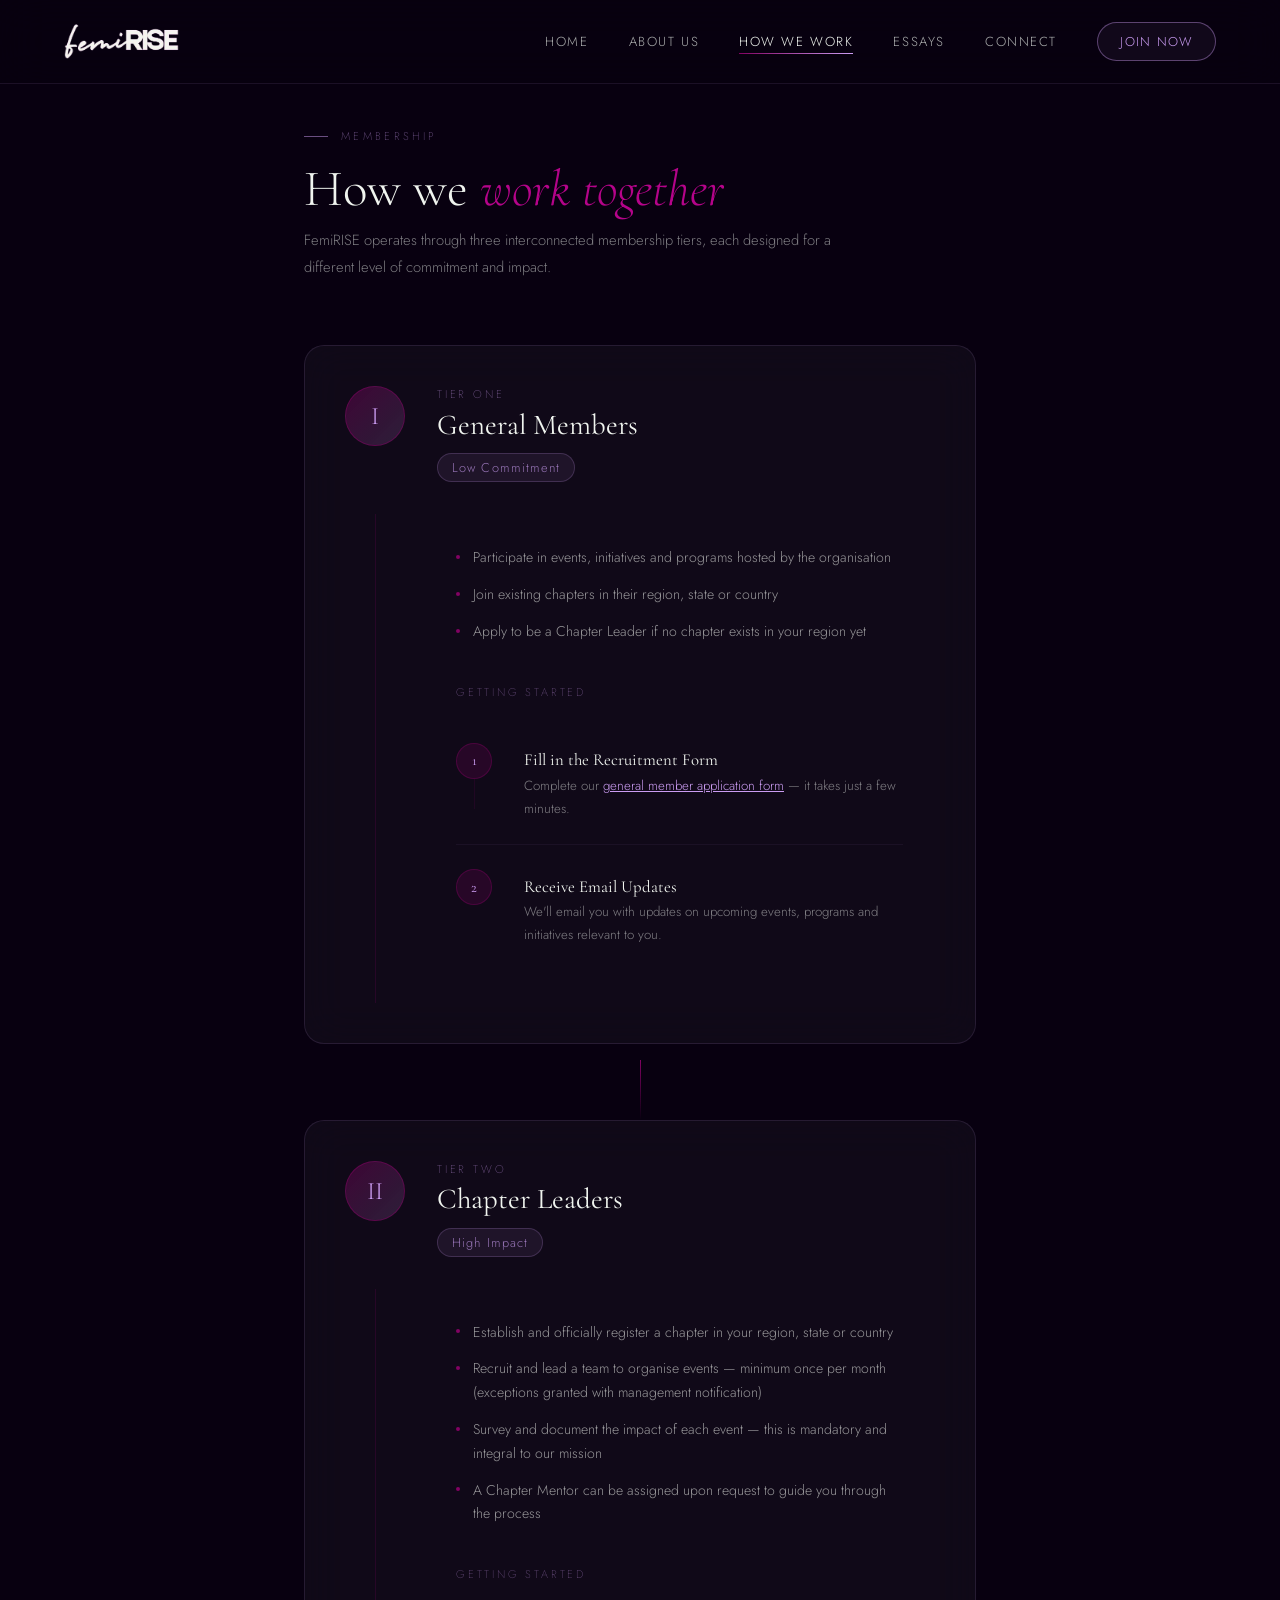
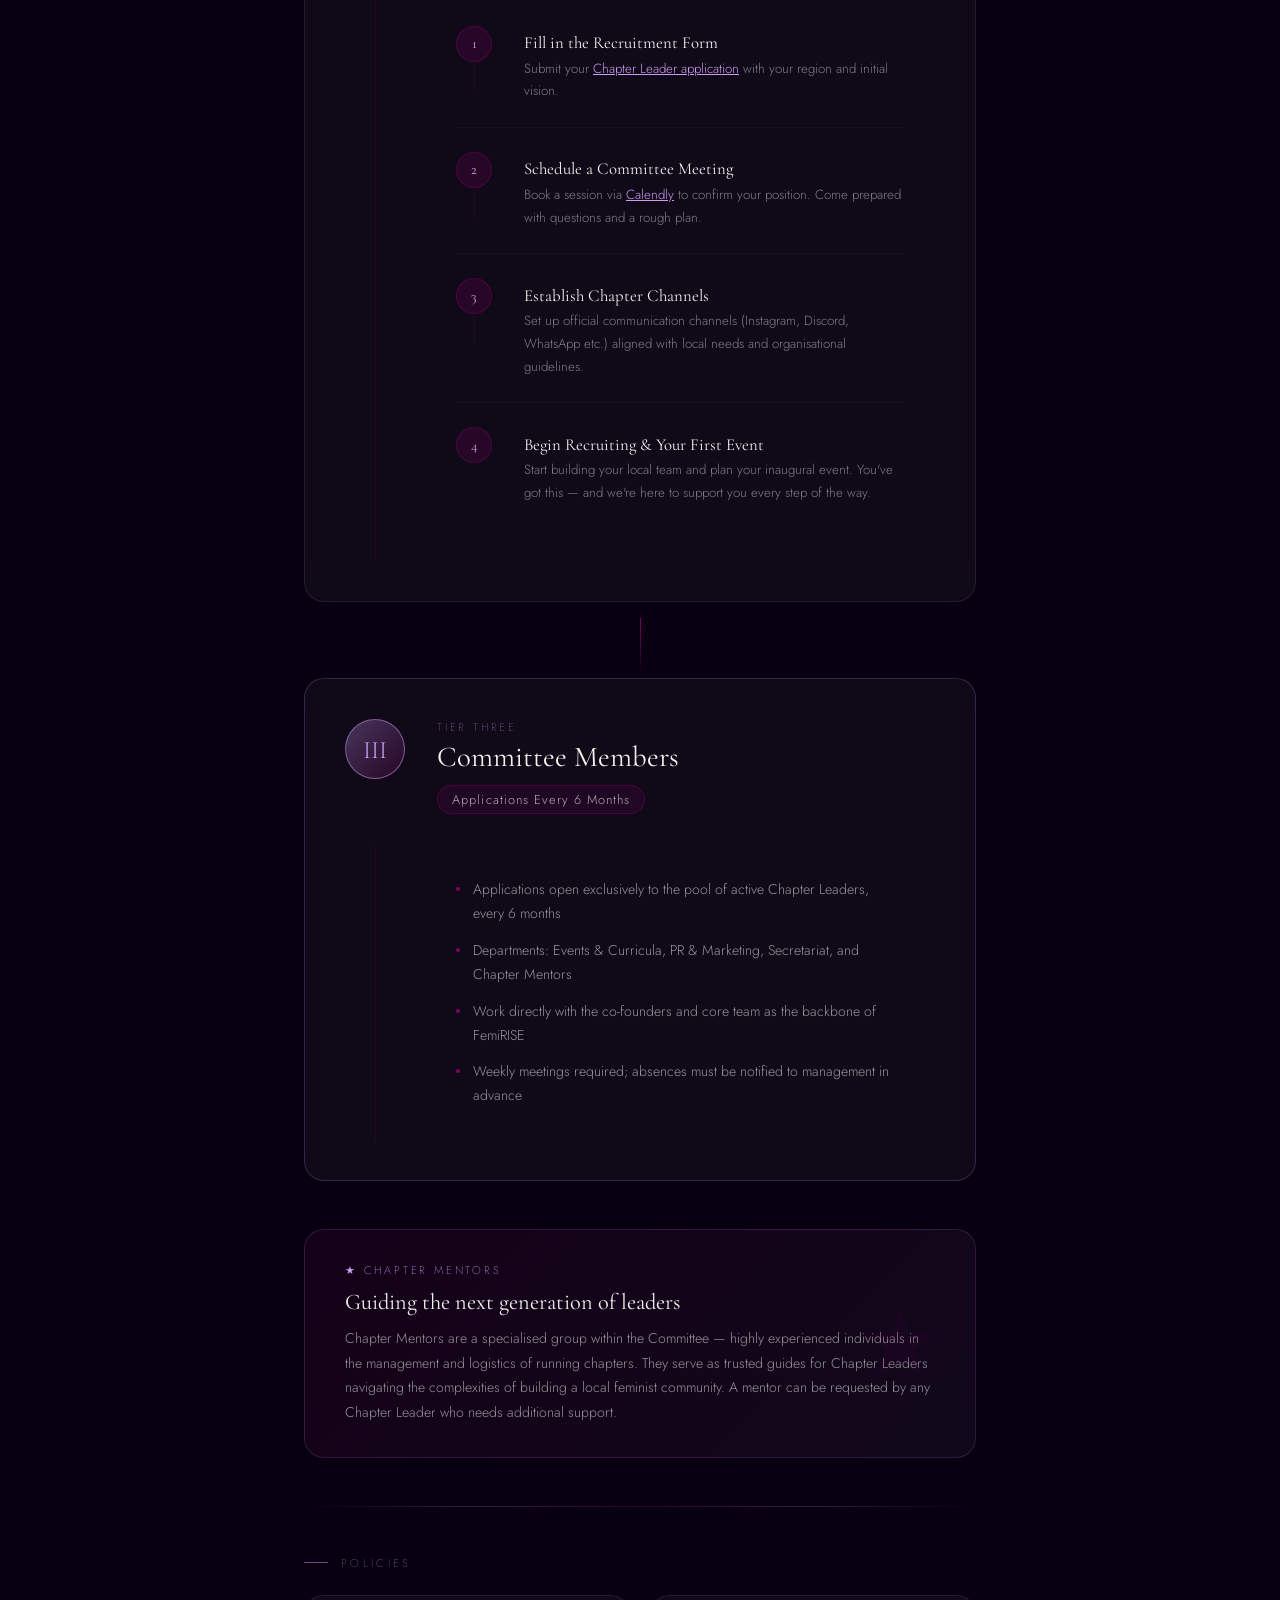
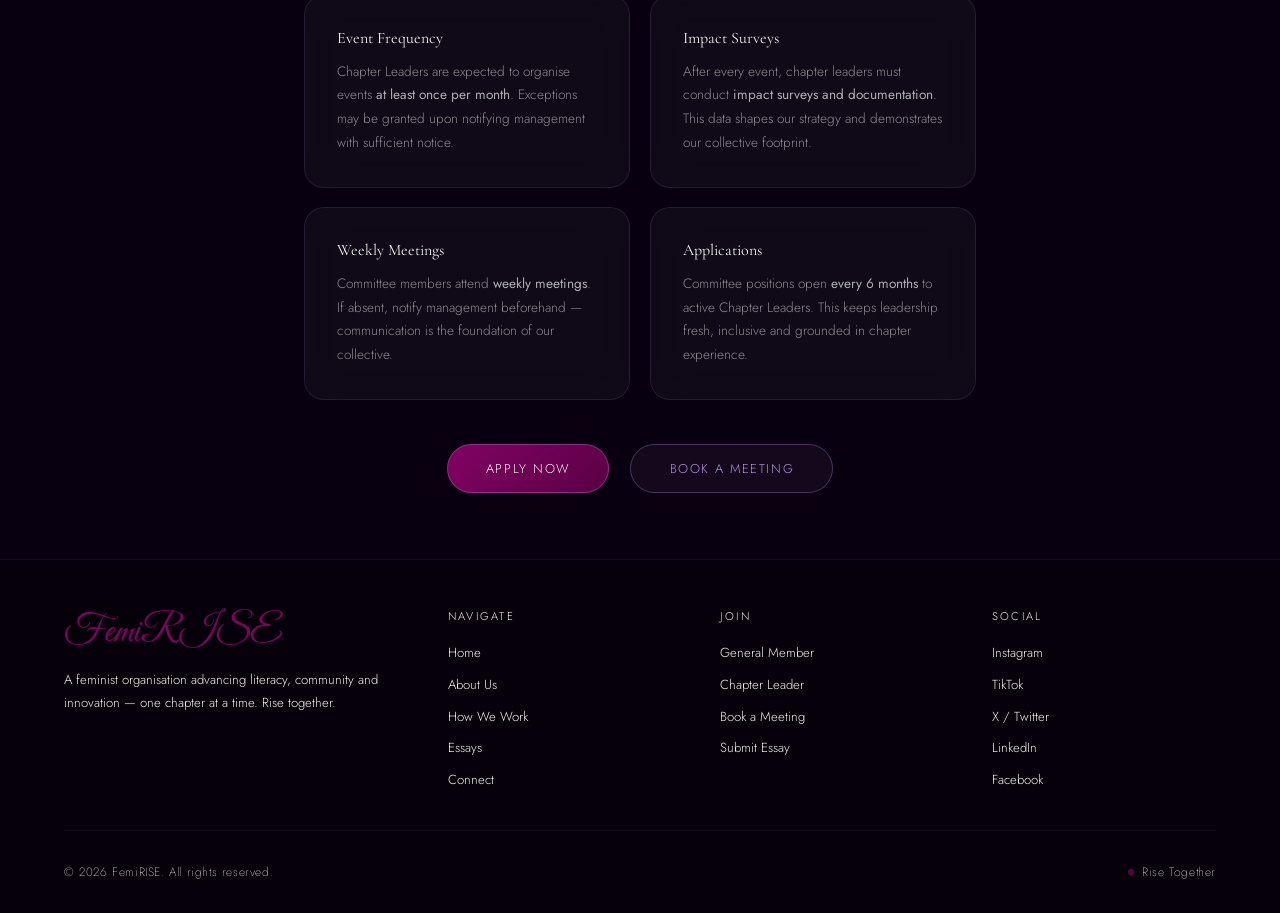
<file: structure.html>
<!DOCTYPE html>
<html lang="en" data-theme="dark">
<head>
<meta charset="UTF-8">
<meta name="viewport" content="width=device-width, initial-scale=1.0">

<title>FemiRISE — Feminist Organisation Since 2026</title>

<!-- SEO -->
<meta name="description" content="FemiRISE is a feminist organization dedicated to feminist education, women's empowerment, leadership development, community building, and advancing gender equality through local chapters, events, and initiatives worldwide.">
<meta name="keywords" content="FemiRISE femirise femiRISE, feminist organization, feminist education, feminist literacy, women's empowerment, gender equality, women's leadership, feminist movement, women's rights, women support network, feminist community, social impact, chapter leadership, women advocacy, women wellbeing, student advocacy, volunteer, ivy league, extracurricular">
<meta property="og:title" content="femiRISE">
<meta property="og:description" content="Empowering women through feminist education, leadership, community, and action. Join a growing global network committed to gender equality and women's empowerment.">
<meta property="og:type" content="website">
<meta name="twitter:card" content="summary_large_image">
<meta name="twitter:title" content="FemiRISE">
<meta name="twitter:description" content="A global feminist community promoting education, empowerment, leadership, and meaningful action for women and gender equality.">
<!-- END OF SEO -->

<link rel="preconnect" href="https://fonts.googleapis.com">
<link rel="preconnect" href="https://fonts.gstatic.com" crossorigin>
<link href="https://fonts.googleapis.com/css2?family=Cormorant+Garamond:ital,wght@0,300;0,400;0,500;0,600;1,300;1,400;1,500;1,600&family=Cormorant+Upright:wght@300;400;500&family=Jost:wght@200;300;400;500&family=Great+Vibes&display=swap" rel="stylesheet">
<link rel="stylesheet" href="./style.css">
<script src="./script.js" defer></script>
</head>
<body>

<!-- Global BG Blobs 
<div class="bg-blobs">
  <div class="blob blob-1"></div>
  <div class="blob blob-2"></div>
  <div class="blob blob-3"></div>
  <div class="blob blob-4"></div>
</div>
Liquid blob that follows mouse loosely
<div class="liquid-blob" id="liquidBlob"></div> -->

<!-- NAV -->
<nav id="mainNav">
  <div class="nav-logo"><a href="index.html"><img src="./media/femirise-logo.png"></a></div>
  <div class="nav-links">
    <a href="index.html" class="nav-link" data-page="home">Home</a>
    <a href="about.html" class="nav-link" data-page="about">About Us</a>
    <a href="structure.html" class="nav-link active" data-page="how">How We Work</a>
    <a href="essays.html" class="nav-link" data-page="essays">Essays</a>
    <a href="connect.html" class="nav-link" data-page="connect">Connect</a>
    <a class="nav-cta" href="https://docs.google.com/forms/d/e/1FAIpQLSfwPqKustc7kkd7kCYtFqLqy8rkv79rQlx8xS-8RfyrfZ6W7Q/viewform?usp=dialog" target="_blank">Join Now</a>
  </div>
  <div class="nav-hamburger" onclick="toggleMobile()">
    <span></span><span></span><span></span>
  </div>
</nav>

<!-- Mobile menu -->
<div id="mobileMenu" style="display:none;position:fixed;top:0;left:0;right:0;bottom:0;background:rgba(5,0,12,0.97);z-index:99;flex-direction:column;align-items:center;justify-content:center;gap:2.5rem;backdrop-filter:blur(30px)">
  <div style="position:absolute;top:1.4rem;right:1.5rem;font-size:1.5rem;color:rgba(203,156,242,0.7);cursor:pointer" onclick="toggleMobile()">✕</div>
  <a href="index.html" style="font-family:'Cormorant Garamond',serif;font-size:2rem;color:var(--ivory);text-decoration:none;cursor:pointer" onclick="showPage('home');toggleMobile()">Home</a>
  <a href="about.html" style="font-family:'Cormorant Garamond',serif;font-size:2rem;color:var(--ivory);text-decoration:none;cursor:pointer" onclick="showPage('about');toggleMobile()">About Us</a>
  <a href="structure.html" style="font-family:'Cormorant Garamond',serif;font-size:2rem;color:var(--ivory);text-decoration:none;cursor:pointer" onclick="showPage('how');toggleMobile()">How We Work</a>
  <a href="essays.html" style="font-family:'Cormorant Garamond',serif;font-size:2rem;color:var(--ivory);text-decoration:none;cursor:pointer" onclick="showPage('essays');toggleMobile()">Essays</a>
  <a href="connect.html" style="font-family:'Cormorant Garamond',serif;font-size:2rem;color:var(--ivory);text-decoration:none;cursor:pointer" onclick="showPage('connect');toggleMobile()">Connect</a>
  <a class="btn-primary" href="https://docs.google.com/forms/d/e/1FAIpQLSfwPqKustc7kkd7kCYtFqLqy8rkv79rQlx8xS-8RfyrfZ6W7Q/viewform?usp=dialog" target="_blank"><span>Join Now</span></a>
</div>

<div id="page-how" class="page">
  <div class="tiers-wrap">
    <div class="section-label" style="margin-bottom:1rem">Membership</div>
    <h1 class="section-title reveal" style="margin-bottom:0.5rem">How we <em>work together</em></h1>
    <p style="font-family:'Jost',sans-serif;font-weight:300;font-size:0.92rem;color:rgba(240,244,239,0.5);line-height:1.85;max-width:580px;margin-bottom:4rem" class="reveal">
      FemiRISE operates through three interconnected membership tiers, each designed for a different level of commitment and impact.
    </p>

    <!-- TIER 1 -->
    <div class="tier-section glass-card reveal" style="padding:2.5rem">
      <div class="tier-header">
        <div class="tier-badge">I</div>
        <div>
          <div class="tier-label">Tier One</div>
          <div class="tier-name">General Members</div>
          <span class="tier-commit">Low Commitment</span>
        </div>
      </div>
      <div class="tier-body">
        <ul class="tier-list">
          <li>Participate in events, initiatives and programs hosted by the organisation</li>
          <li>Join existing chapters in their region, state or country</li>
          <li>Apply to be a Chapter Leader if no chapter exists in your region yet</li>
        </ul>
        <div class="steps-flow" style="margin-top:2.5rem">
          <div style="font-family:'Jost',sans-serif;font-weight:200;font-size:0.7rem;letter-spacing:0.25em;text-transform:uppercase;color:rgba(203,156,242,0.5);margin-bottom:1.2rem">Getting Started</div>
          <div class="step-item">
            <div class="step-num-wrap"><div class="step-num">1</div><div class="step-line-v"></div></div>
            <div class="step-content">
              <div class="step-title">Fill in the Recruitment Form</div>
              <p class="step-desc">Complete our <a href="https://docs.google.com/forms/d/e/1FAIpQLSfwPqKustc7kkd7kCYtFqLqy8rkv79rQlx8xS-8RfyrfZ6W7Q/viewform?usp=dialog" target="_blank" style="color:var(--lavender)">general member application form</a> — it takes just a few minutes.</p>
            </div>
          </div>
          <div class="step-item">
            <div class="step-num-wrap"><div class="step-num">2</div></div>
            <div class="step-content">
              <div class="step-title">Receive Email Updates</div>
              <p class="step-desc">We'll email you with updates on upcoming events, programs and initiatives relevant to you.</p>
            </div>
          </div>
        </div>
      </div>
    </div>

    <div class="tier-connector"></div>

    <!-- TIER 2 -->
    <div class="tier-section glass-card reveal" style="padding:2.5rem">
      <div class="tier-header">
        <div class="tier-badge">II</div>
        <div>
          <div class="tier-label">Tier Two</div>
          <div class="tier-name">Chapter Leaders</div>
          <span class="tier-commit">High Impact</span>
        </div>
      </div>
      <div class="tier-body">
        <ul class="tier-list">
          <li>Establish and officially register a chapter in your region, state or country</li>
          <li>Recruit and lead a team to organise events — minimum once per month (exceptions granted with management notification)</li>
          <li>Survey and document the impact of each event — this is mandatory and integral to our mission</li>
          <li>A Chapter Mentor can be assigned upon request to guide you through the process</li>
        </ul>
        <div class="steps-flow" style="margin-top:2.5rem">
          <div style="font-family:'Jost',sans-serif;font-weight:200;font-size:0.7rem;letter-spacing:0.25em;text-transform:uppercase;color:rgba(203,156,242,0.5);margin-bottom:1.2rem">Getting Started</div>
          <div class="step-item">
            <div class="step-num-wrap"><div class="step-num">1</div><div class="step-line-v"></div></div>
            <div class="step-content">
              <div class="step-title">Fill in the Recruitment Form</div>
              <p class="step-desc">Submit your <a href="https://docs.google.com/forms/d/e/1FAIpQLSfwPqKustc7kkd7kCYtFqLqy8rkv79rQlx8xS-8RfyrfZ6W7Q/viewform?usp=dialog" target="_blank" style="color:var(--lavender)">Chapter Leader application</a> with your region and initial vision.</p>
            </div>
          </div>
          <div class="step-item">
            <div class="step-num-wrap"><div class="step-num">2</div><div class="step-line-v"></div></div>
            <div class="step-content">
              <div class="step-title">Schedule a Committee Meeting</div>
              <p class="step-desc">Book a session via <a href="https://calendly.com" target="_blank" style="color:var(--lavender)">Calendly</a> to confirm your position. Come prepared with questions and a rough plan.</p>
            </div>
          </div>
          <div class="step-item">
            <div class="step-num-wrap"><div class="step-num">3</div><div class="step-line-v"></div></div>
            <div class="step-content">
              <div class="step-title">Establish Chapter Channels</div>
              <p class="step-desc">Set up official communication channels (Instagram, Discord, WhatsApp etc.) aligned with local needs and organisational guidelines.</p>
            </div>
          </div>
          <div class="step-item">
            <div class="step-num-wrap"><div class="step-num">4</div></div>
            <div class="step-content">
              <div class="step-title">Begin Recruiting &amp; Your First Event</div>
              <p class="step-desc">Start building your local team and plan your inaugural event. You've got this — and we're here to support you every step of the way.</p>
            </div>
          </div>
        </div>
      </div>
    </div>

    <div class="tier-connector"></div>

    <!-- TIER 3 -->
    <div class="tier-section glass-card reveal" style="padding:2.5rem;border-color:rgba(203,156,242,0.2)">
      <div class="tier-header">
        <div class="tier-badge" style="background:linear-gradient(135deg,rgba(203,156,242,0.3),rgba(130,2,99,0.2));border-color:rgba(203,156,242,0.5)">III</div>
        <div>
          <div class="tier-label">Tier Three</div>
          <div class="tier-name">Committee Members</div>
          <span class="tier-commit" style="background:rgba(130,2,99,0.15);border-color:rgba(130,2,99,0.4);color:rgba(240,244,239,0.7)">Applications Every 6 Months</span>
        </div>
      </div>
      <div class="tier-body">
        <ul class="tier-list">
          <li>Applications open exclusively to the pool of active Chapter Leaders, every 6 months</li>
          <li>Departments: Events &amp; Curricula, PR &amp; Marketing, Secretariat, and Chapter Mentors</li>
          <li>Work directly with the co-founders and core team as the backbone of FemiRISE</li>
          <li>Weekly meetings required; absences must be notified to management in advance</li>
        </ul>
      </div>
    </div>

    <!-- CHAPTER MENTORS -->
    <div class="mentor-box reveal" style="margin-top:3rem">
      <div class="mentor-label">★ Chapter Mentors</div>
      <div class="mentor-title">Guiding the next generation of leaders</div>
      <p class="mentor-text">Chapter Mentors are a specialised group within the Committee — highly experienced individuals in the management and logistics of running chapters. They serve as trusted guides for Chapter Leaders navigating the complexities of building a local feminist community. A mentor can be requested by any Chapter Leader who needs additional support.</p>
    </div>

    <!-- ATTEND POLICIES -->
    <div class="divider-line" style="margin:3rem 0"></div>
    <div class="section-label" style="margin-bottom:1.5rem">Policies</div>
    <div style="display:grid;grid-template-columns:repeat(2,1fr);gap:1.2rem">
      <div class="glass-card reveal" style="padding:2rem">
        <div class="pillar-title" style="margin-bottom:0.7rem;font-size:1rem">Event Frequency</div>
        <p class="pillar-text">Chapter Leaders are expected to organise events <strong style="color:rgba(240,244,239,0.7);font-weight:400">at least once per month</strong>. Exceptions may be granted upon notifying management with sufficient notice.</p>
      </div>
      <div class="glass-card reveal" style="padding:2rem;transition-delay:0.1s">
        <div class="pillar-title" style="margin-bottom:0.7rem;font-size:1rem">Impact Surveys</div>
        <p class="pillar-text">After every event, chapter leaders must conduct <strong style="color:rgba(240,244,239,0.7);font-weight:400">impact surveys and documentation</strong>. This data shapes our strategy and demonstrates our collective footprint.</p>
      </div>
      <div class="glass-card reveal" style="padding:2rem;transition-delay:0.2s">
        <div class="pillar-title" style="margin-bottom:0.7rem;font-size:1rem">Weekly Meetings</div>
        <p class="pillar-text">Committee members attend <strong style="color:rgba(240,244,239,0.7);font-weight:400">weekly meetings</strong>. If absent, notify management beforehand — communication is the foundation of our collective.</p>
      </div>
      <div class="glass-card reveal" style="padding:2rem;transition-delay:0.3s">
        <div class="pillar-title" style="margin-bottom:0.7rem;font-size:1rem">Applications</div>
        <p class="pillar-text">Committee positions open <strong style="color:rgba(240,244,239,0.7);font-weight:400">every 6 months</strong> to active Chapter Leaders. This keeps leadership fresh, inclusive and grounded in chapter experience.</p>
      </div>
    </div>

    <div style="text-align:center;margin-top:3.5rem" class="reveal">
      <a class="btn-primary" href="https://docs.google.com/forms/d/e/1FAIpQLSfwPqKustc7kkd7kCYtFqLqy8rkv79rQlx8xS-8RfyrfZ6W7Q/viewform?usp=dialog" target="_blank"><span>Apply Now</span></a>
      <a class="btn-ghost" href="https://calendly.com" target="_blank" style="margin-left:1rem">Book a Meeting</a>
    </div>
  </div>
</div><!-- /page-how -->
<footer>
  <div class="footer-inner">
    <div class="footer-brand">
      <span class="footer-logo">FemiRISE</span>
      <p class="footer-about">A feminist organisation advancing literacy, community and innovation — one chapter at a time. Rise together.</p>
    </div>
    <div>
      <div class="footer-col-title">Navigate</div>
      <ul class="footer-links">
        <li><a onclick="showPage('home')">Home</a></li>
        <li><a onclick="showPage('about')">About Us</a></li>
        <li><a onclick="showPage('how')">How We Work</a></li>
        <li><a onclick="showPage('essays')">Essays</a></li>
        <li><a onclick="showPage('connect')">Connect</a></li>
      </ul>
    </div>
    <div>
      <div class="footer-col-title">Join</div>
      <ul class="footer-links">
        <li><a href="https://docs.google.com/forms/d/e/1FAIpQLSfwPqKustc7kkd7kCYtFqLqy8rkv79rQlx8xS-8RfyrfZ6W7Q/viewform?usp=dialog" target="_blank">General Member</a></li>
        <li><a href="https://docs.google.com/forms/d/e/1FAIpQLSfwPqKustc7kkd7kCYtFqLqy8rkv79rQlx8xS-8RfyrfZ6W7Q/viewform?usp=dialog" target="_blank">Chapter Leader</a></li>
        <li><a href="https://calendly.com" target="_blank">Book a Meeting</a></li>
        <li><a href="https://docs.google.com/forms/d/e/1FAIpQLSfwPqKustc7kkd7kCYtFqLqy8rkv79rQlx8xS-8RfyrfZ6W7Q/viewform?usp=dialog" target="_blank">Submit Essay</a></li>
      </ul>
    </div>
    <div>
      <div class="footer-col-title">Social</div>
      <ul class="footer-links">
        <li><a href="https://instagram.com/femirise" target="_blank">Instagram</a></li>
        <li><a href="https://tiktok.com/@femirise" target="_blank">TikTok</a></li>
        <li><a href="https://twitter.com/femiriseorg" target="_blank">X / Twitter</a></li>
        <li><a href="https://linkedin.com/company/femirise" target="_blank">LinkedIn</a></li>
        <li><a href="https://facebook.com/femirise" target="_blank">Facebook</a></li>
      </ul>
    </div>
  </div>
  <div class="footer-bottom">
    <span>© 2026 FemiRISE. All rights reserved.</span>
    <span style="display:flex;align-items:center;gap:0.5rem">
      <span style="width:6px;height:6px;border-radius:50%;background:rgba(130,2,99,0.7);display:inline-block"></span>
      Rise Together
    </span>
  </div>
</footer>
</body>
</html>
</file>
<file: style.css>
*,*::before,*::after{box-sizing:border-box;margin:0;padding:0}
:root{ 
  --rose:#820263;
  --lavender:#CB9CF2;
  --ivory:#F0F4EF;
  --rose-light:#b5038a;
  --rose-dark:#5a0145;
  --rose-glow:rgba(130,2,99,0.18);
  --lavender-glow:rgba(203,156,242,0.22);
  --ivory-glow:rgba(240,244,239,0.12);
  --glass-bg:rgba(240,244,239,0.06);
  --glass-border:rgba(203,156,242,0.18);
  --glass-border-hover:rgba(203,156,242,0.45);
  --transition:0.4s cubic-bezier(0.23,1,0.32,1);
  --transition-fast:0.2s cubic-bezier(0.23,1,0.32,1);
  --lavender-05: rgba(203,156,242,.05);
  --lavender-10: rgba(203,156,242,.1);
  --lavender-20: rgba(203,156,242,.2);
  --lavender-50: rgba(203,156,242,.5);
}
html{scroll-behavior:smooth}
body{
  font-family:'Jost',sans-serif;
  background:#080010;
  color:var(--ivory);
  min-height:100vh;
  overflow-x:hidden;
  /* cursor:none; */
}

/* .cursor{
  position:fixed;width:10px;height:10px;
  background:var(--lavender);border-radius:50%;
  pointer-events:none;z-index:9999;
  transition:transform 0.15s ease,opacity 0.2s ease;
  mix-blend-mode:screen;
  transform:translate(-50%,-50%);
}
.cursor-trail{
  position:fixed;width:36px;height:36px;
  border:1px solid rgba(203,156,242,0.4);border-radius:50%;
  pointer-events:none;z-index:9998;
  transition:transform 0.35s ease,opacity 0.3s ease;
  transform:translate(-50%,-50%);
} */
body:hover .cursor{opacity:1}
a:hover~.cursor,.btn:hover~.cursor{transform:translate(-50%,-50%) scale(2.5)}

/* GLOBAL BG BLOBS */
/* .bg-blobs{
  position:fixed;inset:0;z-index:0;pointer-events:none;overflow:hidden;
}
.blob{
  position:absolute;border-radius:50%;filter:blur(80px);
  animation:blobPulse 8s ease-in-out infinite;
}
.blob-1{width:600px;height:600px;background:radial-gradient(ellipse,rgba(130,2,99,0.28),transparent 70%);top:-15%;left:-10%;animation-delay:0s}
.blob-2{width:500px;height:500px;background:radial-gradient(ellipse,rgba(203,156,242,0.16),transparent 70%);top:20%;right:-8%;animation-delay:2s}
.blob-3{width:400px;height:400px;background:radial-gradient(ellipse,rgba(130,2,99,0.2),transparent 70%);bottom:10%;left:15%;animation-delay:4s}
.blob-4{width:350px;height:350px;background:radial-gradient(ellipse,rgba(203,156,242,0.12),transparent 70%);bottom:-5%;right:20%;animation-delay:1.5s}
@keyframes blobPulse{0%,100%{transform:scale(1) translate(0,0)}33%{transform:scale(1.12) translate(20px,-15px)}66%{transform:scale(0.92) translate(-10px,20px)}} */

/* NAV */
nav{
  position:fixed;top:0;left:0;right:0;z-index:100;
  display:flex;align-items:center;justify-content:space-between;
  padding:1.4rem 4rem;
  background:rgba(8,0,16,0.55);
  backdrop-filter:blur(24px);
  border-bottom:1px solid rgba(203,156,242,0.1);
  transition:var(--transition);
}
/* .nav-logo{
  font-family:'Great Vibes',cursive;
  font-size:2rem;
  background:linear-gradient(135deg,#CB9CF2,#820263,#F0F4EF);
  -webkit-background-clip:text;-webkit-text-fill-color:transparent;background-clip:text;
  cursor:pointer;letter-spacing:0.02em;
} */

.nav-logo {
  display: flex;
  align-items: center;
  cursor: pointer;
}

.nav-logo img {
  height: 35px;     
  width: auto;      
  object-fit: contain;
  display: block;
}

.nav-links{display:flex;gap:2.5rem;align-items:center}
.nav-link{
  font-family:'Jost',sans-serif;font-weight:300;font-size:0.82rem;
  letter-spacing:0.12em;text-transform:uppercase;
  color:rgba(240,244,239,0.7);text-decoration:none;
  position:relative;transition:color var(--transition-fast);cursor:pointer;
}
.nav-link::after{
  content:'';position:absolute;bottom:-3px;left:0;width:0;height:1px;
  background:linear-gradient(90deg,var(--rose),var(--lavender));
  transition:width var(--transition);
}
.nav-link:hover{color:var(--ivory)}
.nav-link:hover::after,.nav-link.active::after{width:100%}
.nav-link.active{color:var(--ivory)}
.nav-cta{
  font-family:'Jost',sans-serif;font-weight:300;font-size:0.8rem;
  letter-spacing:0.1em;text-transform:uppercase;
  padding:0.55rem 1.4rem;
  border:1px solid rgba(203,156,242,0.4);border-radius:50px;
  color:var(--lavender);text-decoration:none;cursor:pointer;
  background:rgba(203,156,242,0.05);
  transition:all var(--transition);
}
.nav-cta:hover{
  background:#5a0145;border-color:var(--rose);
  color:var(--ivory);transform:translateY(-1px);
  box-shadow: 0 8px 24px rgba(0,0,0,.18);
}
.nav-hamburger{display:none;flex-direction:column;gap:5px;cursor:pointer;padding:4px}
.nav-hamburger span{display:block;width:24px;height:1px;background:var(--ivory);transition:var(--transition)}

/* ===== LANDING PAGE ===== */
#page-home{
  display:flex;flex-direction:column;align-items:center;
  justify-content:center;min-height:100vh;
  position:relative;overflow:hidden;
  padding-top:0;
}
.hero{
  display:flex;flex-direction:column;align-items:center;
  justify-content:center;min-height:100vh;
  width:100%;text-align:center;position:relative;z-index:2;
}
.hero-eyebrow{
  font-family:'Jost',sans-serif;font-weight:200;font-size:0.72rem;
  letter-spacing:0.35em;text-transform:uppercase;
  color:rgba(203,156,242,0.7);margin-bottom:2.5rem;
  display:flex;align-items:center;gap:1rem;
}
.hero-eyebrow::before,.hero-eyebrow::after{
  content:'';display:block;width:40px;height:1px;
  background:linear-gradient(90deg,transparent,rgba(203,156,242,0.5));
}
.hero-eyebrow::after{background:linear-gradient(90deg,rgba(203,156,242,0.5),transparent)}

/* THE ICONIC LOGO */
.hero-logo-wrap{position:relative;margin-bottom:2rem;flex-wrap:nowrap;
  white-space:nowrap;}
.hero-logo{
  font-family:'Great Vibes',cursive;
  font-size:clamp(7rem,16vw,14rem);
  line-height:0.85;
  background:linear-gradient(
    135deg,
    #F0F4EF 0%,
    #CB9CF2 25%,
    #820263 55%
  );
  white-space: nowrap;

  -webkit-background-clip:text;-webkit-text-fill-color:transparent;background-clip:text;
  filter:drop-shadow(0 0 40px rgba(130,2,99,0.5)) drop-shadow(0 0 80px rgba(203,156,242,0.2));
  animation:logoGlow 4s ease-in-out infinite;
  position:relative;z-index:2;
  letter-spacing:0.01em; }

.hero-logo-secondary{
    font-family:'Montserrat', sans serif;
    font-size:clamp(7rem,16vw,14rem);
    line-height:0.85;
    background:linear-gradient(
      135deg,
      #820263 25%,    
      #CB9CF2 55%,
      #F0F4EF 100%
    );
    white-space: nowrap;
    display: inline;
   -webkit-background-clip:text;-webkit-text-fill-color:transparent;background-clip:text;
  filter:drop-shadow(0 0 40px rgba(130,2,99,0.5)) drop-shadow(0 0 80px rgba(203,156,242,0.2));
  animation:logoGlow 4s ease-in-out infinite;
  position:relative;z-index:2;
  letter-spacing:0.01em;
}

@media (max-width:768px){

  .hero-logo,
  .hero-logo-secondary{
    font-size:clamp(3rem,14vw,5rem);
    white-space:normal;
    line-height:.95;
  }

}
 
@keyframes logoGlow{
  0%,100%{filter:drop-shadow(0 0 30px rgba(130,2,99,0.4)) drop-shadow(0 0 60px rgba(203,156,242,0.15))}
  50%{filter:drop-shadow(0 0 60px rgba(130,2,99,0.7)) drop-shadow(0 0 100px rgba(203,156,242,0.3))}
}
.logo-ellipse{
  position:absolute;
  border:1px solid rgba(203,156,242,0.2);
  border-radius:50%;
  animation:ellipseRotate 12s linear infinite;
}
.logo-ellipse-1{width:120%;height:60%;top:50%;left:50%;transform:translate(-50%,-50%) rotateX(70deg);animation-duration:14s}
.logo-ellipse-2{width:100%;height:50%;top:50%;left:50%;transform:translate(-50%,-50%) rotateX(70deg) rotate(40deg);animation-duration:20s;animation-direction:reverse;border-color:rgba(130,2,99,0.25)}
.logo-ellipse-3{width:110%;height:55%;top:50%;left:50%;transform:translate(-50%,-50%) rotateX(70deg) rotate(80deg);animation-duration:18s;border-color:rgba(240,244,239,0.08)}
@keyframes ellipseRotate{from{transform:translate(-50%,-50%) rotateX(70deg) rotate(0deg)}to{transform:translate(-50%,-50%) rotateX(70deg) rotate(360deg)}}

.hero-tagline{
  font-family:'Cormorant Garamond',serif;font-weight:300;font-style:italic;
  font-size:clamp(1.1rem,2.5vw,1.7rem);
  color:rgba(240,244,239,0.7);letter-spacing:0.05em;
  margin-bottom:3.5rem;line-height:1.6;
}
.hero-tagline span{color:var(--lavender)}

.hero-actions{display:flex;gap:1.2rem;align-items:center;flex-wrap:wrap;justify-content:center;margin-bottom:5rem}
.btn-primary{
  font-family:'Jost',sans-serif;font-weight:300;font-size:0.8rem;
  letter-spacing:0.12em;text-transform:uppercase;
  padding:0.85rem 2.4rem;cursor:pointer;
  background:linear-gradient(135deg,var(--rose),var(--rose-dark));
  border:1px solid rgba(203,156,242,0.3);border-radius:50px;
  color:var(--ivory);text-decoration:none;
  transition:all var(--transition);position:relative;overflow:hidden;
}
.btn-primary::before{
  content:'';position:absolute;inset:0;border-radius:50px;
  background:linear-gradient(135deg,var(--lavender),var(--rose));
  opacity:0;transition:opacity var(--transition);
}
.btn-primary:hover::before{opacity:1}
.btn-primary:hover{transform:translateY(-2px);box-shadow: 0 8px 24px rgba(0,0,0,.18);}
.btn-primary span{position:relative;z-index:1}
.btn-ghost{
  font-family:'Jost',sans-serif;font-weight:300;font-size:0.8rem;
  letter-spacing:0.12em;text-transform:uppercase;
  padding:0.85rem 2.4rem;cursor:pointer;
  border:1px solid rgba(203,156,242,0.3);border-radius:50px;
  color:rgba(203,156,242,0.9);background:rgba(203,156,242,0.05);
  text-decoration:none;transition:all var(--transition);
}
.btn-ghost:hover{
  background:rgba(203,156,242,0.12);border-color:rgba(203,156,242,0.6);
  color:var(--ivory);transform:translateY(-2px);
}

.hero-scroll{
  display:flex;flex-direction:column;align-items:center;gap:0.5rem;
  color:rgba(203,156,242,0.4);font-size:0.7rem;letter-spacing:0.2em;text-transform:uppercase;
}
.scroll-line{
  width:1px;height:50px;
  background:linear-gradient(180deg,rgba(203,156,242,0.5),transparent);
  animation:scrollAnim 2s ease-in-out infinite;
}
@keyframes scrollAnim{0%,100%{transform:scaleY(1);opacity:0.5}50%{transform:scaleY(0.5);opacity:1}}

/* ORBITING ELEMENTS
.orbit-ring{
  position:absolute;border-radius:50%;
  border:1px solid transparent;pointer-events:none;
  animation:orbitSpin 20s linear infinite;
}
.orbit-ring-1{width:700px;height:700px;top:50%;left:50%;transform:translate(-50%,-50%);border-color:rgba(130,2,99,0.08);animation-duration:25s}
.orbit-ring-2{width:900px;height:900px;top:50%;left:50%;transform:translate(-50%,-50%);border-color:rgba(203,156,242,0.05);animation-duration:35s;animation-direction:reverse}
.orbit-dot{
  position:absolute;width:4px;height:4px;border-radius:50%;
  background:var(--lavender);top:-2px;left:50%;
  animation:dotPulse 2s ease-in-out infinite;
}
@keyframes orbitSpin{from{transform:translate(-50%,-50%) rotate(0deg)}to{transform:translate(-50%,-50%) rotate(360deg)}}
@keyframes dotPulse{0%,100%{opacity:0.4;transform:scale(1)}50%{opacity:1;transform:scale(1.5)}} */

/* LIQUID GLASS CARD */

/* mobile optimisation */
@media (hover:none){

  .glass-card:hover,
  .essay-card:hover,
  .team-card:hover,
  .value-card:hover,
  .connect-card:hover,
  .btn-primary:hover,
  .btn-ghost:hover{
    transform:none;
    box-shadow:none;
  }

}

@media(max-width:768px){

  .btn-primary,
  .btn-ghost{
    width:100%;
    max-width:320px;
    min-height:48px;
  }

}

@media(max-width:768px){

  .nav-logo{
    font-size:1.4rem;
  }

}

@media(max-width:768px){

  .pillar-text,
  .essay-excerpt,
  .connect-card-desc,
  .step-desc,
  .value-desc,
  .mentor-text{
    font-size:.95rem;
    line-height:1.75;
    color:rgba(240,244,239,.72);
  }

}

@media (prefers-reduced-motion: reduce){

  *,
  *::before,
  *::after{
    animation:none !important;
    transition:none !important;
    scroll-behavior:auto !important;
  }

}

.glass-card{
  background:rgba(240,244,239,0.035);
  border:1px solid rgba(203,156,242,0.12);
  border-radius:20px;backdrop-filter:blur(20px);
  transition:all var(--transition);position:relative;overflow:hidden;
}
.glass-card::before{
  content:'';position:absolute;inset:0;border-radius:20px;
  background:linear-gradient(135deg,rgba(203,156,242,0.07) 0%,transparent 50%,rgba(130,2,99,0.05) 100%);
  opacity:0;transition:opacity var(--transition);pointer-events:none;
}
.glass-card:hover{
  border-color:rgba(203,156,242,0.28);
  transform:translateY(-6px);
  box-shadow: 0 8px 24px rgba(0,0,0,.18);
}
.glass-card:hover::before{opacity:1}

/* SECTIONS */
.section{
  padding:3rem 1.25rem;
  position:relative;z-index:2
}
.section-inner{max-width:1200px;margin:0 auto}
.section-label{
  font-family:'Jost',sans-serif;font-weight:200;font-size:0.7rem;
  letter-spacing:0.3em;text-transform:uppercase;
  color:rgba(203,156,242,0.6);margin-bottom:1rem;
  display:flex;align-items:center;gap:0.8rem;
}
.section-label::before{content:'';display:block;width:24px;height:1px;background:rgba(203,156,242,0.5)}
.section-title{
  font-family:'Cormorant Garamond',serif;font-weight:300;
  font-size:clamp(2.2rem,4vw,3.5rem);
  color:var(--ivory);line-height:1.15;margin-bottom:1.5rem;
}
.section-title em{
  font-style:italic;
  background:var(--rose-light);
  -webkit-background-clip:text;-webkit-text-fill-color:transparent;background-clip:text;
}
.divider-line{
  width:100%;height:1px;
  background:linear-gradient(90deg,transparent,rgba(203,156,242,0.2),rgba(130,2,99,0.3),rgba(203,156,242,0.2),transparent);
  margin:4rem 0;
}

/* PILLAR CARDS (home pillars) */
.pillars-grid{
  display:grid;
  grid-template-columns:repeat(auto-fit,minmax(260px,1fr));
  gap:1.2rem;margin-top:3rem;
}
.pillar-card{
  padding:2rem 1.8rem;
  cursor:default;
}
.pillar-icon{
  width:48px;height:48px;border-radius:50%;
  background:rgba(130,2,99,0.2);border:1px solid rgba(130,2,99,0.4);
  display:flex;align-items:center;justify-content:center;
  margin-bottom:1.4rem;font-size:1.4rem;
  transition:all var(--transition);
}
.pillar-card:hover .pillar-icon{
  background:rgba(130,2,99,0.4);border-color:var(--rose);
  transform:scale(1.12);box-shadow: 0 8px 24px rgba(0,0,0,.18);
}
.pillar-title{
  font-family:'Cormorant Garamond',serif;font-weight:400;font-size:1.25rem;
  color:var(--ivory);margin-bottom:0.7rem;line-height:1.3;
}
.pillar-text{
  font-family:'Jost',sans-serif;font-weight:300;font-size:0.85rem;
  color:rgba(240,244,239,0.55);line-height:1.75;
}

/* STATS STRIP */
.stats-strip{
  display:grid;grid-template-columns:repeat(4,1fr);
  border:1px solid rgba(203,156,242,0.1);
  border-radius:16px;overflow:hidden;
  background:rgba(203,156,242,0.03);
  margin-top:4rem;
}
.stat-item{
  padding:2rem 1.5rem;text-align:center;
  border-right:1px solid rgba(203,156,242,0.08);
  transition:background var(--transition);
}
.stat-item:last-child{border-right:none}
.stat-item:hover{background:rgba(130,2,99,0.1)}
.stat-num{
  font-family:'Cormorant Upright',serif;font-size:2.8rem;font-weight:300;
  background:linear-gradient(135deg,var(--lavender),var(--rose));
  -webkit-background-clip:text;-webkit-text-fill-color:transparent;background-clip:text;
  display:block;line-height:1;margin-bottom:0.4rem;
}
.stat-label{
  font-family:'Jost',sans-serif;font-weight:200;font-size:0.72rem;
  letter-spacing:0.15em;text-transform:uppercase;
  color:rgba(240,244,239,0.45);
}

/* QUOTE BANNER */
.quote-banner{
  padding:5rem 4rem;text-align:center;position:relative;overflow:hidden;z-index:2;
  background:linear-gradient(135deg,rgba(130,2,99,0.08),rgba(203,156,242,0.04),rgba(130,2,99,0.06));
  border-top:1px solid rgba(203,156,242,0.1);border-bottom:1px solid rgba(203,156,242,0.1);
}
.quote-text{
  font-family:'Cormorant Garamond',serif;font-weight:300;font-style:italic;
  font-size:clamp(1.5rem,3vw,2.4rem);
  color:var(--ivory);max-width:900px;margin:0 auto 1.5rem;
  line-height:1.5;
}
.quote-attr{
  font-family:'Jost',sans-serif;font-weight:200;font-size:0.78rem;
  letter-spacing:0.2em;text-transform:uppercase;
  color:rgba(203,156,242,0.6);
}
.quote-mark{
  font-family:'Cormorant Garamond',serif;font-size:6rem;font-weight:300;
  color:#F0F4EF;line-height:0;vertical-align:-0.4em;
  padding: 1.5rem;
}

/* ===== ABOUT PAGE ===== */
.about-hero{
  padding:9rem 4rem 4rem;
  background:linear-gradient(180deg,rgba(130,2,99,0.08),transparent);
  border-bottom:1px solid rgba(203,156,242,0.08);
}
.about-intro{
  display:grid;grid-template-columns:1fr 1fr;gap:4rem;align-items:center;
  max-width:1200px;margin:0 auto;
}
.about-text p{
  font-family:'Jost',sans-serif;font-weight:300;font-size:0.95rem;
  color:rgba(240,244,239,0.65);line-height:1.85;margin-bottom:1.2rem;
}
.about-text p strong{color:var(--lavender);font-weight:400}
.about-visual{position:relative;height:320px}
.about-shape{
  position:absolute;border-radius:50%;
  animation:floatShape 6s ease-in-out infinite;
}
.about-shape-1{
  width:220px;height:220px;top:20%;left:15%;
  background:radial-gradient(ellipse at 30% 30%,rgba(130,2,99,0.5),rgba(203,156,242,0.2) 60%,transparent);
  border:1px solid rgba(203,156,242,0.2);animation-delay:0s;
}
.about-shape-2{
  width:130px;height:130px;top:5%;right:20%;
  background:radial-gradient(ellipse,rgba(203,156,242,0.25),transparent);
  border:1px solid rgba(203,156,242,0.15);animation-delay:1.5s;
}
.about-shape-3{
  width:80px;height:80px;bottom:15%;right:30%;
  background:radial-gradient(ellipse,rgba(130,2,99,0.3),transparent);
  border:1px solid rgba(130,2,99,0.3);animation-delay:3s;
}
.about-ellipse{
  position:absolute;border:1px solid rgba(203,156,242,0.12);
  border-radius:50%;animation:ellipseRotate 15s linear infinite;
}
.about-ellipse-1{width:280px;height:140px;top:50%;left:30%;transform:translate(-50%,-50%) rotateX(60deg)}
.about-ellipse-2{width:220px;height:110px;top:50%;left:30%;transform:translate(-50%,-50%) rotateX(60deg) rotate(60deg);animation-direction:reverse;border-color:rgba(130,2,99,0.15)}
@keyframes floatShape{0%,100%{transform:translateY(0)}50%{transform:translateY(-18px)}}

/* VALUES */
.values-grid{display:grid;grid-template-columns:repeat(auto-fit,minmax(260px,1fr));gap:1.2rem;margin-top:2.5rem}
.value-card{
  padding:2rem 1.6rem;border-radius:16px;
  background:rgba(240,244,239,0.03);
  border:1px solid rgba(203,156,242,0.1);
  transition:all var(--transition);position:relative;overflow:hidden;
}
.value-card::after{
  content:'';position:absolute;bottom:0;left:0;right:0;height:1px;
  background:linear-gradient(90deg,transparent,var(--rose),transparent);
  transform:scaleX(0);transition:transform var(--transition);
}
.value-card:hover{border-color:rgba(130,2,99,0.4);transform:translateY(-4px)}
.value-card:hover::after{transform:scaleX(1)}
.value-num{
  font-family:'Cormorant Upright',serif;font-size:3.5rem;font-weight:300;
  color:var(--ivory);line-height:1;margin-bottom:0.5rem;
}
.value-name{
  font-family:'Cormorant Garamond',serif;font-weight:400;font-size:1.15rem;
  color:var(--ivory);margin-bottom:0.6rem;
}
.value-desc{
  font-family:'Jost',sans-serif;font-weight:300;font-size:0.83rem;
  color:rgba(240,244,239,0.5);line-height:1.7;
}

/* TEAM */
.team-group-title{
  margin:3rem 0 1rem;
  font-family:'Cormorant Garamond', serif;
  font-size:2rem;
  font-weight:300;
}
.team-desc{
  font-family:'Jost',sans-serif;font-weight:300;font-size:0.83rem;
  color:#dee1dd;line-height:1.7;
  margin-left: 45px;
  margin-right: 45px;
  text-align: justify;
}

.team-row{
  display:flex;
  gap:1.4rem;
  flex-wrap:wrap;
}

.team-card{
  flex:1;
  min-width:280px;
}

.team-grid{
  display: grid;
  grid-template-columns: repeat(auto-fit, minmax(280px, 1fr));
  gap: 1.4rem;
  margin-top: 2.5rem;
}
.team-card{
  padding:2rem 1.4rem;border-radius:20px;text-align:center;
  background:rgba(240,244,239,0.03);
  border:1px solid rgba(203,156,242,0.1);
  transition:all var(--transition);position:relative;overflow:hidden;cursor:default;
}
.team-card::before{
  content:'';position:absolute;top:0;left:0;right:0;height:2px;
  background:linear-gradient(90deg,transparent,var(--rose),var(--lavender),transparent);
  transform:scaleX(0);transition:transform var(--transition);
}
.team-pfp {
  max-width:250px;height:auto;
  border:2px solid rgba(203,156,242,0.25);
  display:flex;align-items:center;justify-content:center;
  font-family:'Cormorant Garamond',serif;font-size:1.6rem;font-weight:300;
  color:var(--lavender);margin:0 auto 1.2rem;
  transition:all var(--transition);
}

.person-name{
  margin:3rem 0 1rem;
  font-family:'Cormorant Garamond', serif;
  font-size:2rem;
  font-weight:300;
}
.team-pfp img{
  width:80px;height:80px;
}
/* .team-avatar{
  width:80px;height:80px;border-radius:50%;
  background:linear-gradient(135deg,rgba(130,2,99,0.5),rgba(203,156,242,0.3));
  border:2px solid rgba(203,156,242,0.25);
  display:flex;align-items:center;justify-content:center;
  font-family:'Cormorant Garamond',serif;font-size:1.6rem;font-weight:300;
  color:var(--lavender);margin:0 auto 1.2rem;
  transition:all var(--transition);
} */
/* .team-name{
  font-family:'Cormorant Garamond',serif;font-weight:400;font-size:1.1rem;
  color:var(--ivory);margin-bottom:0.3rem;
}
.team-role{
  font-family:'Jost',sans-serif;font-weight:200;font-size:0.72rem;
  letter-spacing:0.15em;text-transform:uppercase;
  color:rgba(203,156,242,0.6);margin-bottom:0.3rem;
}
.team-dept{
  font-family:'Jost',sans-serif;font-weight:300;font-size:0.78rem;
  color:rgba(240,244,239,0.4);
} */

/* ===== HOW WE WORK PAGE ===== */
.tiers-wrap{max-width:800px;margin:0 auto;padding:8rem 4rem 5rem}
.tier-section{margin-bottom:1rem;position:relative}
.tier-connector{
  width:1px;height:60px;
  background:linear-gradient(180deg,var(--rose),transparent);
  margin:0 auto;
}
.tier-header{
  display:flex;align-items:flex-start;gap:2rem;margin-bottom:2rem;
}
.tier-badge{
  flex-shrink:0;width:60px;height:60px;border-radius:50%;
  background:linear-gradient(135deg,rgba(130,2,99,0.4),rgba(203,156,242,0.15));
  border:1px solid rgba(130,2,99,0.5);
  display:flex;align-items:center;justify-content:center;
  font-family:'Cormorant Upright',serif;font-size:1.6rem;font-weight:300;
  color:var(--lavender);transition:all var(--transition);
}
.tier-section:hover .tier-badge{
  box-shadow: 0 8px 24px rgba(0,0,0,.18);;border-color:var(--lavender);
}
.tier-label{
  font-family:'Jost',sans-serif;font-weight:200;font-size:0.7rem;
  letter-spacing:0.25em;text-transform:uppercase;
  color:rgba(203,156,242,0.6);margin-bottom:0.3rem;
}
.tier-name{
  font-family:'Cormorant Garamond',serif;font-weight:400;font-size:1.8rem;
  color:var(--ivory);margin-bottom:0.3rem;
}
.tier-commit{
  font-family:'Jost',sans-serif;font-weight:300;font-size:0.8rem;
  letter-spacing:0.08em;
  padding:0.25rem 0.9rem;border-radius:50px;
  background:rgba(203,156,242,0.08);border:1px solid rgba(203,156,242,0.2);
  color:rgba(203,156,242,0.7);display:inline-block;margin-top:0.4rem;
}
.tier-body{
  padding:2rem 2rem 2rem 5rem;
  border-left:1px solid rgba(130,2,99,0.2);
  margin-left:30px;
}
.tier-list{list-style:none;display:flex;flex-direction:column;gap:0.8rem}
.tier-list li{
  font-family:'Jost',sans-serif;font-weight:300;font-size:0.88rem;
  color:rgba(240,244,239,0.6);line-height:1.7;
  display:flex;align-items:flex-start;gap:0.8rem;
}
.tier-list li::before{
  content:'';flex-shrink:0;margin-top:0.55rem;
  width:4px;height:4px;border-radius:50%;background:var(--rose);
}

/* STEPS FLOW */
.steps-flow{display:flex;flex-direction:column;gap:0;margin-top:3rem}
.step-item{
  display:grid;grid-template-columns:auto 1fr;gap:2rem;align-items:start;
  padding:1.5rem 0;border-bottom:1px solid rgba(203,156,242,0.06);
  transition:all var(--transition);cursor:default;
}
.step-item:last-child{border-bottom:none}
.step-item:hover{padding-left:0.5rem}
.step-num-wrap{display:flex;flex-direction:column;align-items:center}
.step-num{
  width:36px;height:36px;border-radius:50%;flex-shrink:0;
  background:rgba(130,2,99,0.2);border:1px solid rgba(130,2,99,0.4);
  display:flex;align-items:center;justify-content:center;
  font-family:'Cormorant Upright',serif;font-size:0.9rem;font-weight:400;
  color:var(--lavender);transition:all var(--transition);
}
.step-item:hover .step-num{background:rgba(130,2,99,0.5);box-shadow: 0 8px 24px rgba(0,0,0,.18);}
.step-line-v{flex:1;width:1px;background:rgba(130,2,99,0.15);min-height:30px}
.step-content{padding-top:0.4rem}
.step-title{
  font-family:'Cormorant Garamond',serif;font-weight:400;font-size:1.05rem;
  color:var(--ivory);margin-bottom:0.3rem;
}
.step-desc{
  font-family:'Jost',sans-serif;font-weight:300;font-size:0.83rem;
  color:rgba(240,244,239,0.5);line-height:1.7;
}

/* MENTOR BOX */
.mentor-box{
  margin-top:3rem;padding:2rem 2.5rem;border-radius:20px;
  background:linear-gradient(135deg,rgba(130,2,99,0.1),rgba(203,156,242,0.05));
  border:1px solid rgba(203,156,242,0.15);position:relative;overflow:hidden;
}
.mentor-box::before{
  content:'★';position:absolute;right:2rem;top:50%;transform:translateY(-50%);
  font-size:6rem;color:rgba(130,2,99,0.08);line-height:1;
}
.mentor-label{
  font-family:'Jost',sans-serif;font-weight:200;font-size:0.7rem;
  letter-spacing:0.25em;text-transform:uppercase;
  color:var(--lavender);margin-bottom:0.6rem;
}
.mentor-title{
  font-family:'Cormorant Garamond',serif;font-weight:400;font-size:1.4rem;
  color:var(--ivory);margin-bottom:0.7rem;
}
.mentor-text{
  font-family:'Jost',sans-serif;font-weight:300;font-size:0.88rem;
  color:rgba(240,244,239,0.6);line-height:1.75;max-width:680px;
}

/* ===== ESSAYS PAGE ===== */
.essays-wrap{padding:8rem 4rem 5rem;max-width:1200px;margin:0 auto}
.essays-filter{
  display:flex;gap:0.8rem;flex-wrap:wrap;margin-bottom:3rem;
}
.filter-btn{
  font-family:'Jost',sans-serif;font-weight:300;font-size:0.75rem;
  letter-spacing:0.12em;text-transform:uppercase;
  padding:0.45rem 1.2rem;border-radius:50px;cursor:pointer;
  border:1px solid rgba(203,156,242,0.2);
  color:rgba(203,156,242,0.6);background:transparent;
  transition:all var(--transition-fast);
}
.filter-btn:hover,.filter-btn.active{
  background:rgba(130,2,99,0.25);border-color:rgba(130,2,99,0.5);
  color:var(--ivory);
}
.essays-grid{display:grid;grid-template-columns:repeat(auto-fit,minmax(260px,1fr));gap:1.4rem}
.essay-card{
  padding:2rem;border-radius:20px;
  border:1px solid rgba(203,156,242,0.1);
  background:rgba(240,244,239,0.025);
  cursor:pointer;transition:all var(--transition);
  display:flex;flex-direction:column;
}
.essay-card:hover{
  border-color:rgba(203,156,242,0.3);transform:translateY(-6px);
  box-shadow: 0 8px 24px rgba(0,0,0,.18);
  background:rgba(240,244,239,0.04);
}
.essay-tag{
  font-family:'Jost',sans-serif;font-weight:300;font-size:0.68rem;
  letter-spacing:0.2em;text-transform:uppercase;
  padding:0.25rem 0.8rem;border-radius:50px;
  background:rgba(130,2,99,0.2);border:1px solid rgba(130,2,99,0.35);
  color:rgba(203,156,242,0.8);display:inline-block;margin-bottom:1rem;align-self:flex-start;
}
.essay-title{
  font-family:'Cormorant Garamond',serif;font-weight:400;font-size:1.2rem;
  color:var(--ivory);line-height:1.3;margin-bottom:0.7rem;
  flex:1;
}
.essay-excerpt{
  font-family:'Jost',sans-serif;font-weight:300;font-size:0.83rem;
  color:rgba(240,244,239,0.45);line-height:1.7;margin-bottom:1.2rem;
}
.essay-meta{
  display:flex;justify-content:space-between;align-items:center;
  padding-top:1rem;border-top:1px solid rgba(203,156,242,0.07);
}
.essay-author{
  font-family:'Jost',sans-serif;font-weight:300;font-size:0.75rem;
  color:rgba(203,156,242,0.6);
}
.essay-date{
  font-family:'Jost',sans-serif;font-weight:200;font-size:0.72rem;
  color:rgba(240,244,239,0.3);
}
.essay-arrow{
  display:inline-flex;align-items:center;gap:0.4rem;
  font-family:'Jost',sans-serif;font-weight:300;font-size:0.75rem;
  letter-spacing:0.1em;text-transform:uppercase;
  color:var(--lavender);
  transition:gap var(--transition-fast);
}
.essay-card:hover .essay-arrow{gap:0.7rem}

/* ===== CONNECT PAGE ===== */
.connect-wrap{padding:8rem 4rem 5rem;max-width:1000px;margin:0 auto}
.connect-grid{display:grid;grid-template-columns:1fr 1fr;gap:2rem;margin-top:3rem}
.connect-card{
  padding:2.5rem 2rem;border-radius:20px;
  border:1px solid rgba(203,156,242,0.12);
  background:rgba(240,244,239,0.03);
  transition:all var(--transition);position:relative;overflow:hidden;
  text-decoration:none;display:block;cursor:pointer;
}
.connect-card::after{
  content:'';position:absolute;inset:0;border-radius:20px;
  background:linear-gradient(135deg,rgba(130,2,99,0.08),transparent);
  opacity:0;transition:opacity var(--transition);
}
.connect-card:hover{
  border-color:rgba(130,2,99,0.45);transform:translateY(-6px);
  box-shadow: 0 8px 24px rgba(0,0,0,.18);
}
.connect-card:hover::after{opacity:1}
.connect-icon{
  width:52px;height:52px;border-radius:50%;
  background:#F0F4EF;
  display:flex;align-items:center;justify-content:center;
  font-size:1.3rem;margin-bottom:1.3rem;
  transition:all var(--transition);position:relative;z-index:1;
}
.connect-card:hover .connect-icon{
  background:#820263;box-shadow: 0 8px 24px #5a0145;
}
.connect-card-title{
  font-family:'Cormorant Garamond',serif;font-weight:400;font-size:1.2rem;
  color:var(--ivory);margin-bottom:0.5rem;position:relative;z-index:1;
}
.connect-card-desc{
  font-family:'Jost',sans-serif;font-weight:300;font-size:0.83rem;
  color:var(--ivory);line-height:1.7;margin-bottom:1rem;
  position:relative;z-index:1;
}
.connect-cta-link{
  font-family:'Jost',sans-serif;font-weight:300;font-size:0.75rem;
  letter-spacing:0.12em;text-transform:uppercase;
  color:var(--lavender);display:flex;align-items:center;gap:0.5rem;
  position:relative;z-index:1;transition:gap var(--transition-fast);
}
.connect-card:hover .connect-cta-link{gap:0.9rem}

/* SOCIAL LINKS */
.socials-row{
  display:flex;gap:1rem;flex-wrap:wrap;margin-top:3rem;
}
.social-pill{
  display:flex;align-items:center;gap:0.7rem;
  padding:0.7rem 1.4rem;border-radius:50px;
  border:1px solid #5a0145;
  background:#820263;
  color:#F0F4EF;text-decoration:none;
  font-family:'Jost',sans-serif;font-weight:300;font-size:0.82rem;
  letter-spacing:0.05em;transition:all var(--transition);
}
.social-pill:hover{
  background:rgba(130,2,99,0.2);border-color:rgba(130,2,99,0.5);
  color:var(--ivory);;
}
.social-icon img{
  height: 20px;
  width: 20px;
  vertical-align: center;
}

/* NEWSLETTER */
.newsletter-box{
  margin-top:3rem;padding:3rem;border-radius:24px;
  background:linear-gradient(135deg,rgba(130,2,99,0.12),rgba(203,156,242,0.06));
  border:1px solid rgba(203,156,242,0.15);text-align:center;
}
.newsletter-title{
  font-family:'Cormorant Garamond',serif;font-weight:300;font-size:1.8rem;
  color:var(--ivory);margin-bottom:0.7rem;
}
.newsletter-sub{
  font-family:'Jost',sans-serif;font-weight:300;font-size:0.88rem;
  color:var(--ivory);margin-bottom:2rem;line-height:1.7;
}
.newsletter-form{
  display:flex;gap:0.8rem;justify-content:center;flex-wrap:wrap;
}
.newsletter-input{
  padding:0.8rem 1.5rem;border-radius:50px;
  border:1px solid rgba(203,156,242,0.25);
  background:rgba(240,244,239,0.05);
  color:var(--ivory);font-family:'Jost',sans-serif;font-weight:300;font-size:0.88rem;
  outline:none;width:300px;transition:all var(--transition-fast);
}
.newsletter-input::placeholder{color:rgba(240,244,239,0.3)}
.newsletter-input:focus{border-color:rgba(203,156,242,0.5);background:rgba(240,244,239,0.08)}

/* FOOTER */
footer{
  position:relative;z-index:2;
  border-top:1px solid rgba(203,156,242,0.08);
  padding:3rem 4rem 2rem;
  background:rgba(5,0,10,0.8);
}
.footer-inner{
  max-width:1200px;margin:0 auto;
  display:grid;grid-template-columns:1.5fr 1fr 1fr 1fr;gap:3rem;
  margin-bottom:2.5rem;
}
.footer-logo{
  font-family:'Great Vibes',cursive;font-size:2.4rem;
  background:#820263;
  -webkit-background-clip:text;-webkit-text-fill-color:transparent;background-clip:text;
  display:block;margin-bottom:0.8rem;
}
.footer-about{
  font-family:'Jost',sans-serif;font-weight:300;font-size:0.82rem;
  color:var(--ivory);line-height:1.75;
}
.footer-col-title{
  font-family:'Jost',sans-serif;font-weight:300;font-size:0.7rem;
  letter-spacing:0.2em;text-transform:uppercase;
  color:var(--ivory);margin-bottom:1rem;
}
.footer-links{list-style:none;display:flex;flex-direction:column;gap:0.55rem}
.footer-links a{
  font-family:'Jost',sans-serif;font-weight:300;font-size:0.82rem;
  color:var(--ivory);text-decoration:none;
  transition:color var(--transition-fast);cursor:pointer;
}
.footer-links a:hover{color:var(--ivory);}
.footer-bottom{
  display:flex;justify-content:space-between;align-items:center;
  padding-top:2rem;border-top:1px solid rgba(203,156,242,0.07);
  font-family:'Jost',sans-serif;font-weight:200;font-size:0.75rem;
  color:var(--ivory);letter-spacing:0.05em;
}

/* SCROLL REVEAL */
.reveal{opacity:0;transform:translateY(8px);
  transition:.4s ease;}
.reveal.visible{opacity:1;transform:translateY(0)}

/* FLOATING DECORATIVE LINES */
.deco-line{
  position:absolute;pointer-events:none;
  background:linear-gradient(90deg,transparent,rgba(203,156,242,0.15),transparent);
  height:1px;width:100%;
}

/* LIQUID BLOB INTERACTIVE
.liquid-blob{
  position:fixed;width:200px;height:200px;border-radius:50%;
  background:radial-gradient(ellipse,rgba(130,2,99,0.12),transparent 70%);
  pointer-events:none;z-index:0;
  transition:transform 0.8s cubic-bezier(0.23,1,0.32,1);
  filter:blur(30px);
} */

/* MOBILE */
@media(max-width:768px){
  nav{padding:1rem 1.5rem}
  .nav-links{display:none}
  .nav-hamburger{display:flex}
  .section{padding:4rem 1.5rem}
  .hero{padding:0 1.5rem}
  .hero-logo{font-size:5rem}
  .pillars-grid{grid-template-columns:1fr}
  .stats-strip{grid-template-columns:1fr 1fr}
  .about-intro{grid-template-columns:1fr}
  .values-grid{grid-template-columns:1fr}
  .connect-grid{grid-template-columns:1fr}
  .footer-inner{grid-template-columns:1fr 1fr}
  .essays-grid{grid-template-columns:1fr}
  .tiers-wrap{padding:6rem 1.5rem 3rem}
  .tier-body{padding:1.5rem 1rem 1.5rem 2rem}
  .connect-wrap,.essays-wrap{padding:6rem 1.5rem 3rem}
}

/* THIN DECORATIVE ELLIPSES */
.deco-ellipse{
  position:absolute;border-radius:50%;border:1px solid rgba(203,156,242,0.08);
  pointer-events:none;animation:ellipseRotate 20s linear infinite;
}

/* SPARKLE DOT
.sparkle{
  position:absolute;width:2px;height:2px;border-radius:50%;
  background:var(--lavender);pointer-events:none;
  animation:sparkleFade 3s ease-in-out infinite;
} */
@keyframes sparkleFade{0%,100%{opacity:0;transform:scale(0)}50%{opacity:1;transform:scale(1)}}


html[data-theme="light"] {
  --ivory: #1a1a1a;
  --rose: #820263;
  --lavender: #6b4fb3;

  --glass-bg: rgba(255,255,255,0.6);
  --glass-border: rgba(0,0,0,0.08);

  background: #f6f7fb;
  color: #1a1a1a;
}

/* global background */
html[data-theme="light"] body {
  background: #f6f7fb;
  color: #1a1a1a;
}

/* NAV */
html[data-theme="light"] nav {
  background: rgba(255,255,255,0.75);
  border-bottom: 1px solid rgba(0,0,0,0.08);
  backdrop-filter: blur(20px);
}

html[data-theme="light"] .nav-link {
  color: rgba(0,0,0,0.65);
}

html[data-theme="light"] .nav-link:hover,
html[data-theme="light"] .nav-link.active {
  color: #1a1a1a;
}

/* CARDS (glass + team + essay + etc) */
html[data-theme="light"] .glass-card,
html[data-theme="light"] .team-card,
html[data-theme="light"] .essay-card,
html[data-theme="light"] .value-card,
html[data-theme="light"] .connect-card {
  background: rgba(255,255,255,0.75);
  border: 1px solid rgba(0,0,0,0.08);
}

/* TEXT */
html[data-theme="light"] .pillar-text,
html[data-theme="light"] .essay-excerpt,
html[data-theme="light"] .step-desc,
html[data-theme="light"] .mentor-text,
html[data-theme="light"] .connect-card-desc {
  color: rgba(0,0,0,0.65);
}

/* HERO */
html[data-theme="light"] .hero-tagline {
  color: rgba(0,0,0,0.7);
}

/* BUTTONS */
html[data-theme="light"] .btn-ghost {
  background: rgba(0,0,0,0.05);
  border: 1px solid rgba(0,0,0,0.12);
  color: #1a1a1a;
}

html[data-theme="light"] .btn-primary {
  box-shadow: 0 8px 24px rgba(0,0,0,0.08);
}

/* SOCIAL */
html[data-theme="light"] .social-pill {
  background: #820263;
  color: white;
}

/* FOOTER */
html[data-theme="light"] footer {
  background: #ffffff;
  border-top: 1px solid rgba(0,0,0,0.08);
}

/* glow reduction */
html[data-theme="light"] * {
  text-shadow: none !important;
}
</file>
